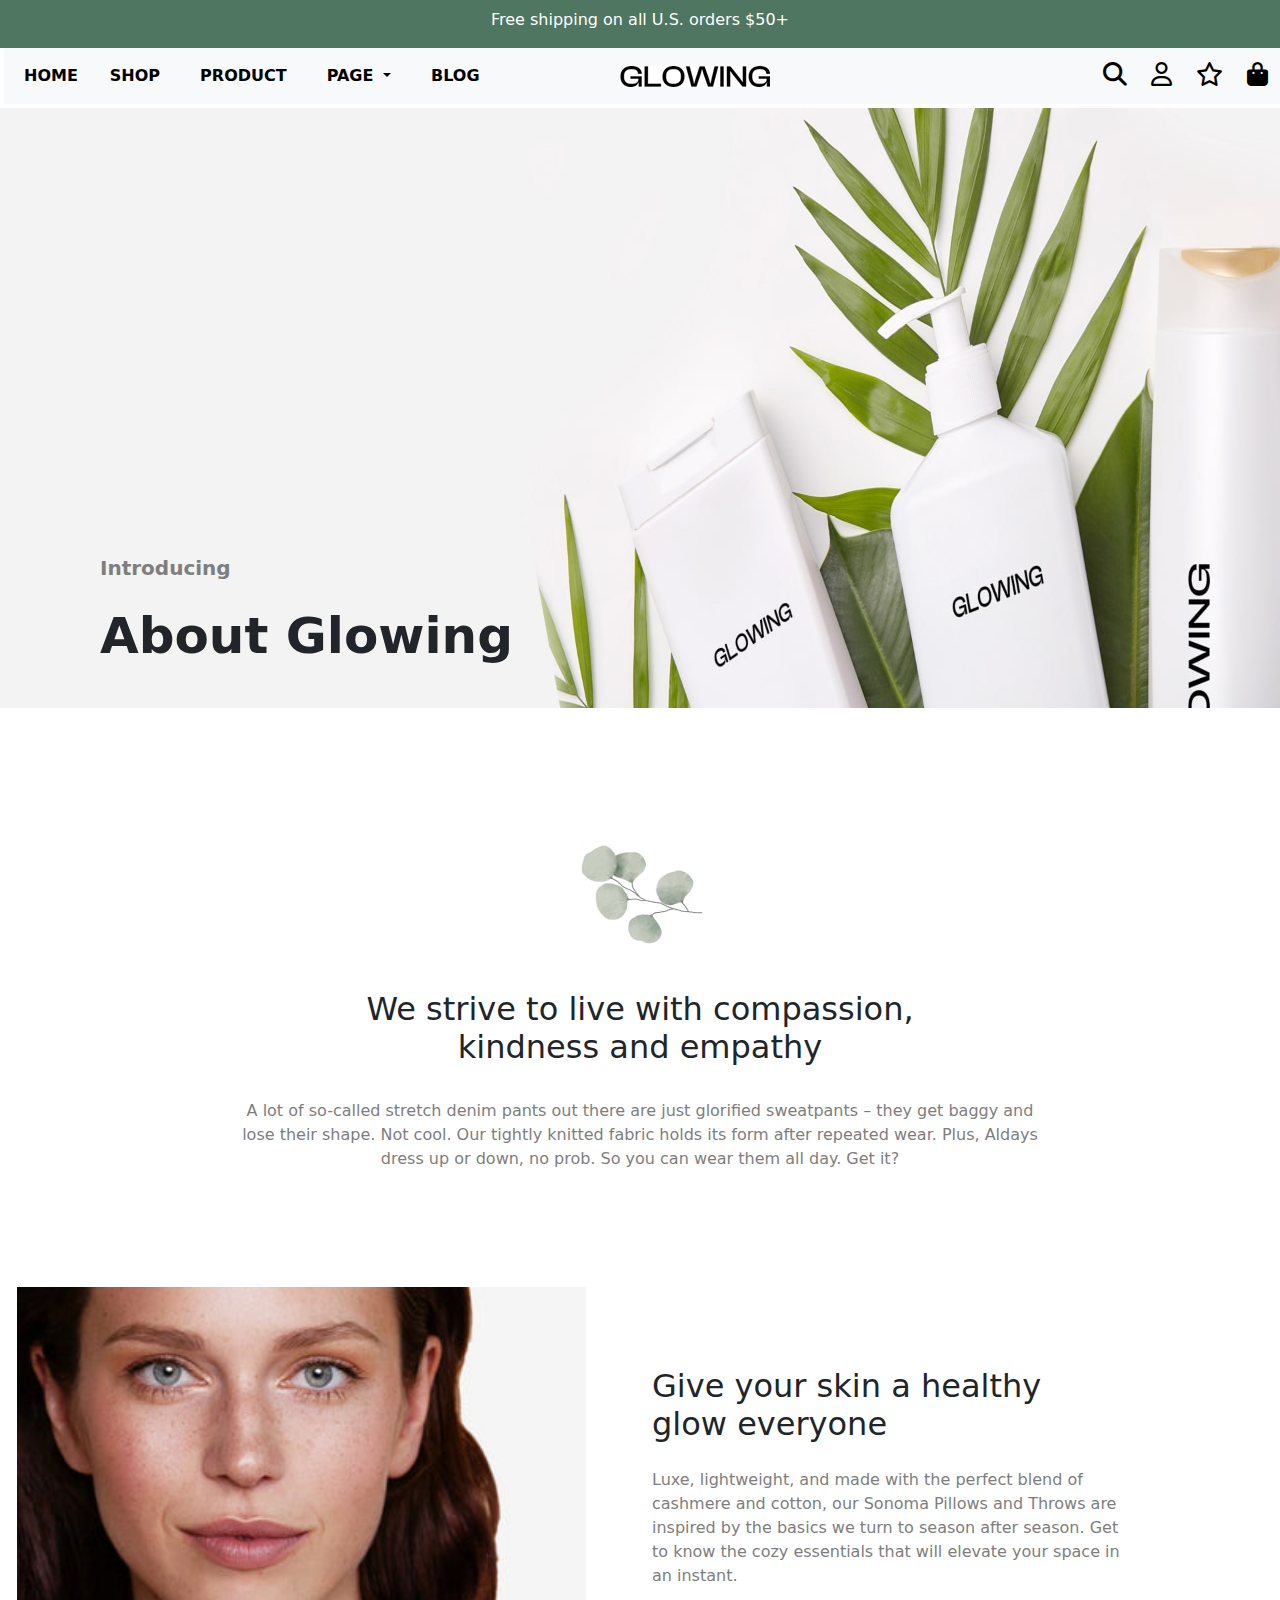
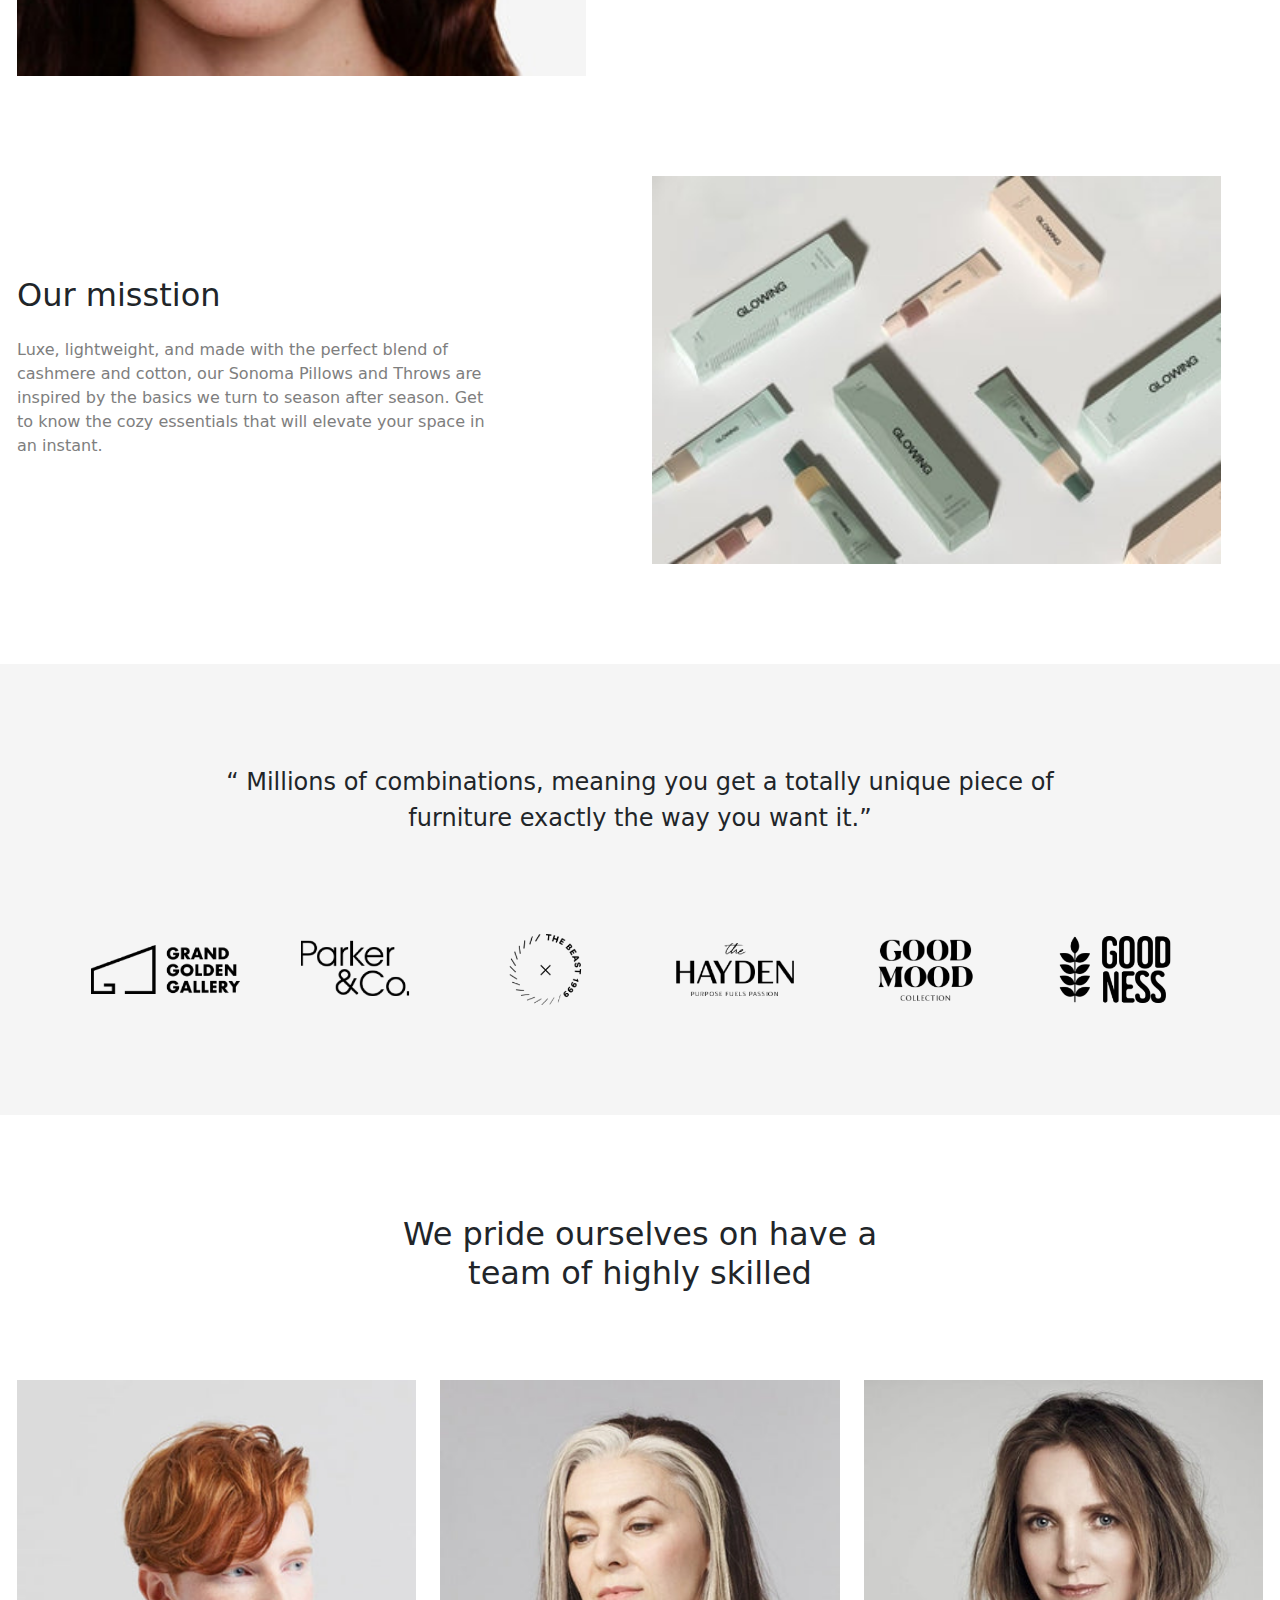
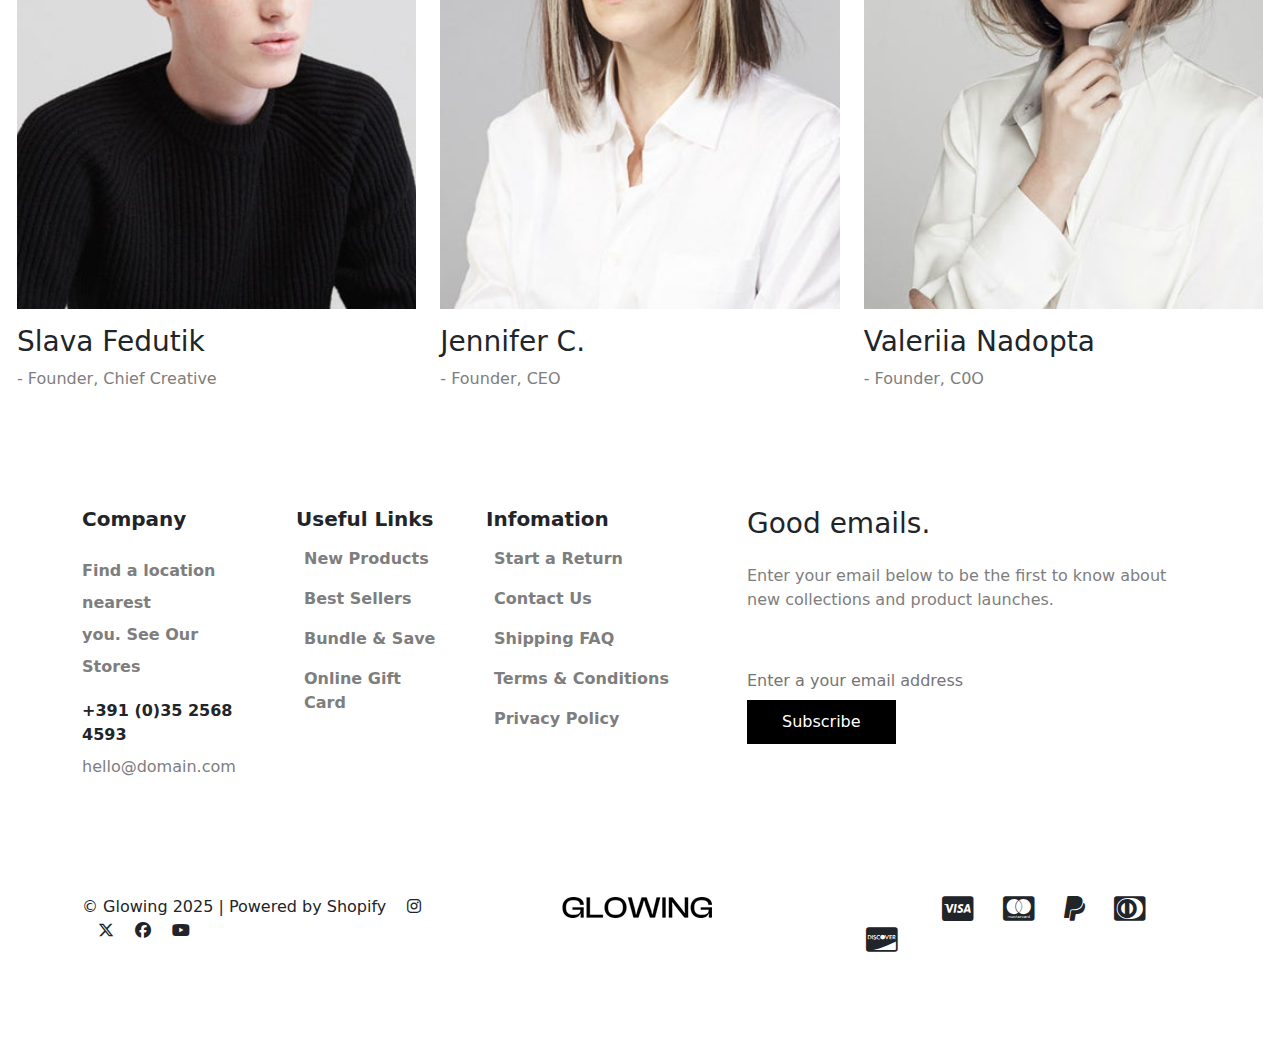
<file: about.html>
<!DOCTYPE html>
<html lang="en">

<head>
    <meta charset="UTF-8">
    <meta name="viewport" content="width=device-width, initial-scale=1.0">
    <title>about us</title>
    <link rel="stylesheet" href="css/bootstrap.min.css">
    <link rel="stylesheet" href="css/all.min.css">
    <link rel="stylesheet" href="css/about.css">
</head>

<body>
    <!-- ----------------------------------header start----------------------------------- -->
    <div class="green">
        <div class="container">
            <div class="row">
                <div class="col text-center main-banner">
                    <p class="text-white mt-2"> Free shipping on all U.S. orders $50+ </p>
                </div>
            </div>
        </div>
    </div>

        <header class="ps-1 pb-1 ">
        <nav class="navbar navbar-expand-lg bg-body-tertiary ">
            <div class="container-fluid">
                <div class="d-flex w-100 align-items-center">
                    <div class="col w-40">
                        <button class="navbar-toggler" type="button" data-bs-toggle="collapse"
                            data-bs-target="#navbarText" aria-controls="navbarText" aria-expanded="false"
                            aria-label="Toggle navigation">
                            <span class="navbar-toggler-icon"></span>
                        </button>
                        <div class="collapse navbar-collapse" id="navbarText">
                            <ul class="navbar-nav me-auto mb-2 mb-lg-0 p">
                                <li class="nav-item ">
                                    <a class="nav-link text-black fw-semibold" href="index.html">HOME </a>
                                </li>
                                <li class="nav-item ms-3">
                                    <a class="nav-link text-black fw-semibold" href="product.html">SHOP</a>
                                </li>
                                <li class="nav-item ms-4">
                                    <a class="nav-link text-black fw-semibold" href="single.html">PRODUCT </a>
                                </li>

                                <li class="nav-item dropdown">
                                    <a class="nav-link dropdown-toggle text-black fw-semibold ms-4" href="#" role="button" data-bs-toggle="dropdown"
                                        aria-expanded="false">
                                         PAGE
                                    </a>
                                    <ul class="dropdown-menu">
                                        <li><a class="dropdown-item" href="about.html">About us</a></li>
                                        <li><a class="dropdown-item" href="contact.html">Contact us</a></li>
                                        <li><a class="dropdown-item" href="find.html">Find a store</a></li>
                                        <li><a class="dropdown-item " href="product.html">page 404</a></li>
                                    </ul>
                                </li>
                                <li class="nav-item ms-4">
                                    <a class="nav-link text-black fw-semibold" href="blog.html">BLOG </a>
                                </li>
                            </ul>
                        </div>
                    </div>
                    <div class="col text-center">
                        <li class="nav-item ms-4">
                            <a class="nav-link text-black fw-semibold" href="#"><img src="image/logo-dark.png"
                                    alt=""></a>
                        </li>
                    </div>
                    <div class="col w-40 ">
                        <ul class="d-flex justify-content-end p ">
                            <li class="nav-item ms-4">
                                <a href=""><i class="fa-solid fa-magnifying-glass fs-4 text-black"></i> </a>
                            </li>
                            <li class="nav-item ms-4">
                                <a href="account.html"><i class="fa-regular fa-user fs-4 text-black"></i></a>
                            </li>
                            <li class="nav-item ms-4">
                                <a href="wishlist.html"><i class="fa-regular fa-star fs-4 text-black"></i></a>
                            </li>
                            <li class="nav-item ms-4">
                                <a href=""> <i class="fa-solid fa-bag-shopping fs-4 text-black"></i></a>
                            </li>
                        </ul>
                    </div>
                </div>
            </div>
        </nav>

    </header>

    <!-- ---------------------------------------headre over------------------------------------ -->

    <!-- ---------------------------------main start---------------------------- -->

    <div class="col-sm-12">
        <img src="image/bg-about-01.jpg" class="img-fluid about-bg  position-relative" alt="...">

        <div class="about-write">
            <p class="fw-semibold gray-color fs-5">Introducing</p>
            <p class="fw-semibold font-size">About Glowing</p>
        </div>
    </div>


    <div class="container">
        <div class="row mt-100 text-center">
            <div class="col-sm-12">
                <img src="image/image-sub-heading-01.jpg" class="img-fluid " alt="...">
            </div>
        </div>
        <div class="row mt-4">
            <div class="col-sm-12 text-center lh-base">
                <h2>We strive to live with compassion, <br> kindness and empathy</h3>
            </div>
        </div>
        <div class="row mt-4">
            <div class="col-sm-12">
                <p class="gray-color text-center lh-base">A lot of so-called stretch denim pants out there are just
                    glorified sweatpants – they get baggy and <br>lose their shape. Not cool. Our tightly knitted fabric
                    holds its form after repeated wear. Plus, Aldays <br>dress up or down, no prob. So you can wear them
                    all day. Get it?</p>
            </div>
        </div>
    </div>


    <div class="max-seletion">
        <div class="container">
            <div class="row mt-100">
                <div class="col-md-6 col-sm-12">
                    <div class="outer">
                        <div class="inner">
                            <img src="image/banner-31.jpg" width="569px" class="img-fluid " alt="...">
                        </div>
                    </div>
                </div>
                <div class="col-md-6 col-sm-12">
                    <h2 class="mb-4 mt-80">Give your skin a healthy <br>glow everyone</h2>
                    <p class="gray-color lh-base">Luxe, lightweight, and made with the perfect blend of <br>cashmere and
                        cotton,
                        our Sonoma Pillows and Throws are <br>inspired by the basics we turn to season after season. Get
                        <br>to know the cozy essentials that will elevate your space in <br> an instant.
                    </p>
                </div>
            </div>
            <div class="row mt-100 ">
                <div class="col">
                    <h2 class="mb-4 mt-100">Our misstion</h2>
                    <p class="gray-color lh-base">Luxe, lightweight, and made with the perfect blend of <br>cashmere and
                        cotton, our Sonoma Pillows and Throws are <br> inspired by the basics we turn to season after
                        season. Get <br>to know the cozy essentials that will elevate your space in <br>an instant.</p>
                </div>
                <div class="col-md-6 col-sm-12">
                    <div class="outer">
                        <div class="inner">
                            <img src="image/banner-32.jpg" width="569px" class="img-fluid " alt="...">
                        </div>
                    </div>
                </div>
            </div>
        </div>
    </div>

    <div class="middle-bg  mt-100">
        <div class="container ">
            <div class="row text-center ">
                <div class="col mt-100">
                    <h4 class="lh-base">
                        “ Millions of combinations, meaning you get a totally unique piece of <br> furniture exactly the
                        way
                        you
                        want it.”
                    </h4>
                </div>
            </div>


            <div class="row mt-80">
                <div class="col-sm-12 col-md-6 col-lg-2">
                    <img src="image/client-logo-01.png" class="img-fluid " alt="...">
                </div>
                <div class="col-sm-12 col-md-6 col-lg-2">
                    <img src="image/client-logo-02.png" class="img-fluid " alt="...">
                </div>
                <div class="col-sm-12 col-md-6 col-lg-2">
                    <img src="image/client-logo-03.png" class="img-fluid " alt="...">
                </div>
                <div class="col-sm-12 col-md-6 col-lg-2">
                    <img src="image/client-logo-04.png" class="img-fluid " alt="...">
                </div>
                <div class="col-sm-12 col-md-6 col-lg-2">
                    <img src="image/client-logo-05.png" class="img-fluid " alt="...">
                </div>
                <div class="col-sm-12 col-md-6 col-lg-2 mb-100">
                    <img src="image/client-logo-06.png" class="img-fluid " alt="...">
                </div>
            </div>
        </div>
    </div>

    <div class="max-seletion">
        <div class="container">
            <div class="row mt-100">
                <div class="col text-center">
                    <h2>We pride ourselves on have a <br> team of highly skilled</h2>
                </div>
            </div>
            <div class="row  mt-80">
                <div class="col-sm-12 col-md-6 col-lg-4">
                    <img src="image/our-team-01.jpg" class="img-fluid mb-3" width="400px" alt="...">
                    <h3>
                        Slava Fedutik
                    </h3>
                    <p class="gray-color"> - Founder, Chief Creative</p>
                </div>
                <div class="col-sm-12 col-md-6 col-lg-4">
                    <img src="image/our-team-02.jpg" width="400px" class="img-fluid mb-3" alt="...">
                    <h3>
                        Jennifer C.
                    </h3>
                    <p class="gray-color"> - Founder, CEO</p>
                </div>
                <div class="col-sm-12 col-md-6 col-lg-4">
                    <img src="image/our-team-03.jpg" width="400px" class="img-fluid mb-3" alt="...">
                    <h3>
                        Valeriia Nadopta
                    </h3>
                    <p class="gray-color"> - Founder, C0O</p>
                </div>
            </div>
        </div>
    </div>


    <!-- ----------------------------main over------------------------- -->

    <!-- -----------------------footer start---------------------------- -->

    <div class="container">
        <div class="row mt-100">
            <div class="col-lg-2 col-sm-12 col-md-6">
                <h5 class="fw-bolder ">Company</h5>
                <p class="mt-4 fw-semibold lh-lg gray-color">Find a location nearest <br>you. See Our Stores</p>
                <p class="fw-bolder mt-2 mb-2">+391 (0)35 2568 4593</p>
                <p class="gray-color">hello@domain.com</p>
            </div>
            <div class="col-lg-2 col-sm-12 col-md-6">
                <h5 class="ms-4 fw-bolder">Useful Links</h5>
                <ul>
                    <li class="mt-3"><a href="new.html" class="fw-semibold gray-color">New Products </a></li>
                    <li class="mt-3"><a href="best.html" class="fw-semibold gray-color">Best Sellers</a></li>
                    <li class="mt-3"><a href="best.html" class="fw-semibold gray-color">Bundle & Save </a></li>
                    <li class="mt-3"><a href="best.html" class="gray-color fw-semibold gray-color">Online Gift Card</a></li>

                </ul>
            </div>
            <div class="col-lg-3 col-sm-12 col-md-6">
                <h5 class="ms-4 fw-bolder">Infomation</h5>
                <ul>
                    <li class="mt-3"><a href="index.html" class="gray-color fw-semibold">Start a Return </a></li>
                    <li class="mt-3"><a href="contact.html" class=" gray-color fw-semibold">Contact Us </a></li>
                    <li class="mt-3"><a href="index.html" class="gray-color fw-semibold">Shipping FAQ</a></li>
                    <li class="mt-3"><a href="index.html" class="gray-color fw-semibold">Terms & Conditions</a></li>
                    <li class="mt-3"><a href="index.html" class="gray-color fw-semibold">Privacy Policy</a></li>
                </ul>
            </div>
            <div class="col-lg-5 col-sm-12 col-md-6">
                <h3 class="" >Good emails.</h3>
                <p class="mt-4 gray-color">Enter your email below to be the first to know about new collections and product
                    launches.</p>
                <div class="ftr">
                    <form action="" class="mt-5 ">
                        <input type="email" name="" id="" placeholder="Enter a your email address" class=""><button
                            class="ftr-btn">Subscribe</button>
                    </form>
                </div>
            </div>
        </div>

        <div class="row mt-100 mb-80">
            <div class="col-lg-4  ">
                <p>© Glowing 2025 | Powered by Shopify
                    <i class="fa-brands fa-instagram ms-3 "></i>
                    <i class="fa-brands fa-x-twitter ms-3"></i>
                    <i class="fa-brands fa-facebook ms-3"></i>
                    <i class="fa-brands fa-youtube ms-3"></i>
                </p>
            </div>
            <div class="col-lg-4  ">
                <img src="image/logo-dark.png" class="img-fluid logo-dark ms-100" alt="...">
            </div>
            <div class="col-lg-4  ">
                <i class="fa-brands fa-cc-visa fs-3 ms-100"></i>
                <i class="fa-brands fa-cc-mastercard ms-4 fs-3"></i>
                <i class="fa-brands fa-paypal ms-4 fs-3"></i>
                <i class="fa-brands fa-cc-diners-club ms-4 fs-3"></i>
                <i class="fa-brands fa-cc-discover ms-4 fs-3"></i>
            </div>
        </div>
    </div>

    <!-- ---------------------------------------footer over----------------------------- -->

</body>

<script src="js/bootstrap.bundle.min.js"></script>
<script src="js/jquery.js"></script>

</html>
</file>
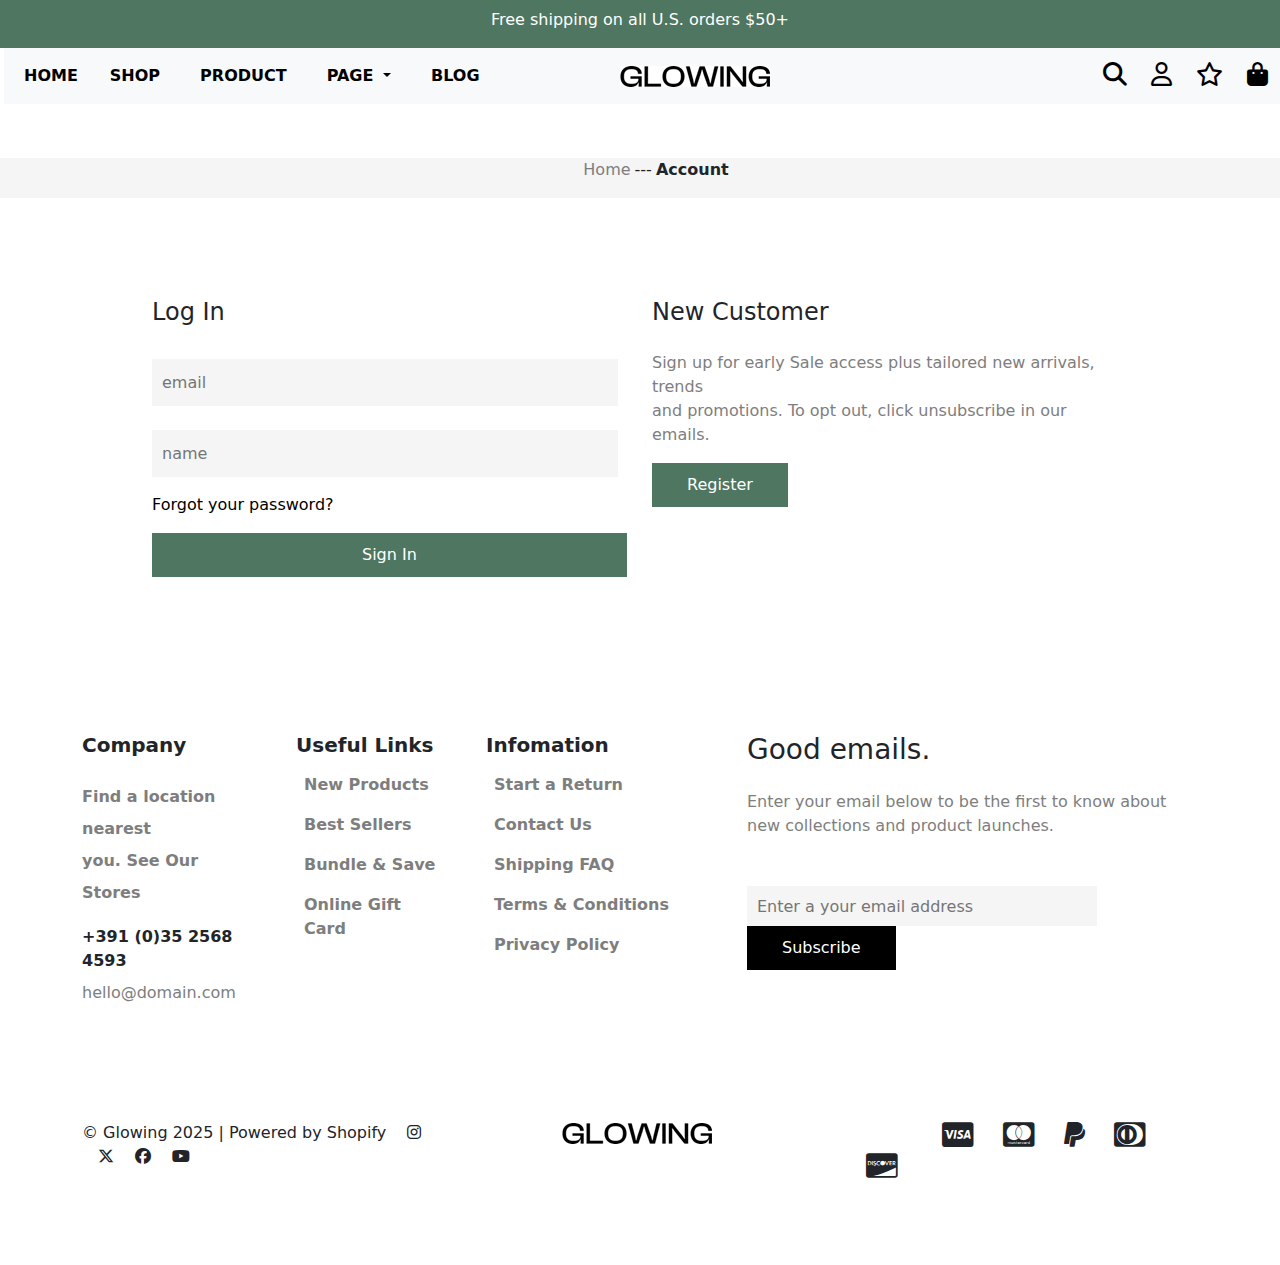
<file: account.html>
<!DOCTYPE html>
<html lang="en">

<head>
    <meta charset="UTF-8">
    <meta name="viewport" content="width=device-width, initial-scale=1.0">
    <title>account</title>
    <link rel="stylesheet" href="css/bootstrap.min.css">
    <link rel="stylesheet" href="css/all.min.css">
    <link rel="stylesheet" href="css/account.css">
</head>

<body>
    <!-- ----------------------------------header start----------------------------------- -->
    <div class="green">
        <div class="container">
            <div class="row">
                <div class="col text-center main-banner">
                    <p class="text-white mt-2"> Free shipping on all U.S. orders $50+ </p>
                </div>
            </div>
        </div>
    </div>

        <header class="ps-1 pb-1 ">
        <nav class="navbar navbar-expand-lg bg-body-tertiary ">
            <div class="container-fluid">
                <div class="d-flex w-100 align-items-center">
                    <div class="col w-40">
                        <button class="navbar-toggler" type="button" data-bs-toggle="collapse"
                            data-bs-target="#navbarText" aria-controls="navbarText" aria-expanded="false"
                            aria-label="Toggle navigation">
                            <span class="navbar-toggler-icon"></span>
                        </button>
                        <div class="collapse navbar-collapse" id="navbarText">
                            <ul class="navbar-nav me-auto mb-2 mb-lg-0 p">
                                <li class="nav-item ">
                                    <a class="nav-link text-black fw-semibold" href="index.html">HOME </a>
                                </li>
                                <li class="nav-item ms-3">
                                    <a class="nav-link text-black fw-semibold" href="product.html">SHOP</a>
                                </li>
                                <li class="nav-item ms-4">
                                    <a class="nav-link text-black fw-semibold" href="single.html">PRODUCT </a>
                                </li>

                                <li class="nav-item dropdown">
                                    <a class="nav-link dropdown-toggle text-black fw-semibold ms-4" href="#" role="button" data-bs-toggle="dropdown"
                                        aria-expanded="false">
                                         PAGE
                                    </a>
                                    <ul class="dropdown-menu">
                                        <li><a class="dropdown-item" href="about.html">About us</a></li>
                                        <li><a class="dropdown-item" href="contact.html">Contact us</a></li>
                                        <li><a class="dropdown-item" href="find.html">Find a store</a></li>
                                        <li><a class="dropdown-item " href="product.html">page 404</a></li>
                                    </ul>
                                </li>
                                <li class="nav-item ms-4">
                                    <a class="nav-link text-black fw-semibold" href="blog.html">BLOG </a>
                                </li>
                            </ul>
                        </div>
                    </div>
                    <div class="col text-center">
                        <li class="nav-item ms-4">
                            <a class="nav-link text-black fw-semibold" href="#"><img src="image/logo-dark.png"
                                    alt=""></a>
                        </li>
                    </div>
                    <div class="col w-40 ">
                        <ul class="d-flex justify-content-end p ">
                            <li class="nav-item ms-4">
                                <a href=""><i class="fa-solid fa-magnifying-glass fs-4 text-black"></i> </a>
                            </li>
                            <li class="nav-item ms-4">
                                <a href="account.html"><i class="fa-regular fa-user fs-4 text-black"></i></a>
                            </li>
                            <li class="nav-item ms-4">
                                <a href="wishlist.html"><i class="fa-regular fa-star fs-4 text-black"></i></a>
                            </li>
                            <li class="nav-item ms-4">
                                <a href=""> <i class="fa-solid fa-bag-shopping fs-4 text-black"></i></a>
                            </li>
                        </ul>
                    </div>
                </div>
            </div>
        </nav>

    </header>

    <!-- ---------------------------------------headre over------------------------------------ -->

    <!-- ---------------------------------main start---------------------------- -->

    <div class="middle-bg mt-5">
        <div class="container">
            <div class="row mt-50">
                <div class="col-sm-12">
                    <ul class="d-flex justify-content-center">
                        <li> <a href="index.html" class="gray-color ">Home</a></li>
                        <span class="ms-1">---</span>
                        <li class="ms-1 fw-semibold">Account</li>
                    </ul>
                </div>
            </div>
        </div>
    </div>



    <div class="max-seletion">
        <div class="container">
            
                <div class="row mt-100">
                    <div class="col-sm-12 col-md-12 col-lg-6">
                        <h4>Log In</h4>
                        <input type="email" name="" class="mt-4" id="" placeholder="email">
                        <br>
                        <input type="text" class="mt-4" name="" id="" placeholder="name">
                        <p class="mt-3"><a href="" class="text-black">Forgot your password?</a></p>
                        <a href=""><button class="log-btn">Sign In</button></a>
                    </div>
                   
                    <div class="col-sm-12 col-md-12 col-lg-6">
                        <h4>New Customer</h4>
                        <p class="gray-color mt-4 lh-base">Sign up for early Sale access plus tailored new arrivals,
                            trends <br>and promotions. To opt out, click unsubscribe in our emails.</p>
                        <a href="register.html"><button class="acc-btn">Register</button></a>
                        
                    </div>
                </div>
           
        </div>
    </div>


    <!-- --------------------------main over------------------------- -->
 <!-- -----------------------footer start---------------------------- -->

    <div class="container mt-150">
        <div class="row mt-100">
            <div class="col-lg-2 col-sm-12 col-md-6">
                <h5 class="fw-bolder ">Company</h5>
                <p class="mt-4 fw-semibold lh-lg gray-color">Find a location nearest <br>you. See Our Stores</p>
                <p class="fw-bolder mt-2 mb-2">+391 (0)35 2568 4593</p>
                <p class="gray-color">hello@domain.com</p>
            </div>
            <div class="col-lg-2 col-sm-12 col-md-6">
                <h5 class="ms-4 fw-bolder">Useful Links</h5>
                <ul>
                    <li class="mt-3"><a href="new.html" class="fw-semibold gray-color">New Products </a></li>
                    <li class="mt-3"><a href="best.html" class="fw-semibold gray-color">Best Sellers</a></li>
                    <li class="mt-3"><a href="best.html" class="fw-semibold gray-color">Bundle & Save </a></li>
                    <li class="mt-3"><a href="best.html" class="gray-color fw-semibold gray-color">Online Gift Card</a></li>

                </ul>
            </div>
            <div class="col-lg-3 col-sm-12 col-md-6">
                <h5 class="ms-4 fw-bolder">Infomation</h5>
                <ul>
                    <li class="mt-3"><a href="index.html" class="gray-color fw-semibold">Start a Return </a></li>
                    <li class="mt-3"><a href="contact.html" class=" gray-color fw-semibold">Contact Us </a></li>
                    <li class="mt-3"><a href="index.html" class="gray-color fw-semibold">Shipping FAQ</a></li>
                    <li class="mt-3"><a href="index.html" class="gray-color fw-semibold">Terms & Conditions</a></li>
                    <li class="mt-3"><a href="index.html" class="gray-color fw-semibold">Privacy Policy</a></li>
                </ul>
            </div>
            <div class="col-lg-5 col-sm-12 col-md-6">
                <h3 class="" >Good emails.</h3>
                <p class="mt-4 gray-color">Enter your email below to be the first to know about new collections and product
                    launches.</p>
                <div class="ftr">
                    <form action="" class="mt-5 ">
                        <input type="email" name="" id="" placeholder="Enter a your email address" class=""><button
                            class="ftr-btn">Subscribe</button>
                    </form>
                </div>
            </div>
        </div>

        <div class="row mt-100 mb-80">
            <div class="col-lg-4  ">
                <p>© Glowing 2025 | Powered by Shopify
                    <i class="fa-brands fa-instagram ms-3 "></i>
                    <i class="fa-brands fa-x-twitter ms-3"></i>
                    <i class="fa-brands fa-facebook ms-3"></i>
                    <i class="fa-brands fa-youtube ms-3"></i>
                </p>
            </div>
            <div class="col-lg-4  ">
                <img src="image/logo-dark.png" class="img-fluid logo-dark ms-100" alt="...">
            </div>
            <div class="col-lg-4  ">
                <i class="fa-brands fa-cc-visa fs-3 ms-100"></i>
                <i class="fa-brands fa-cc-mastercard ms-4 fs-3"></i>
                <i class="fa-brands fa-paypal ms-4 fs-3"></i>
                <i class="fa-brands fa-cc-diners-club ms-4 fs-3"></i>
                <i class="fa-brands fa-cc-discover ms-4 fs-3"></i>
            </div>
        </div>
    </div>

    <!-- ---------------------------------------footer over----------------------------- -->

</body>
<script src="js/bootstrap.bundle.min.js"></script>
<script src="js/jquery.js"></script>

</html>
</file>
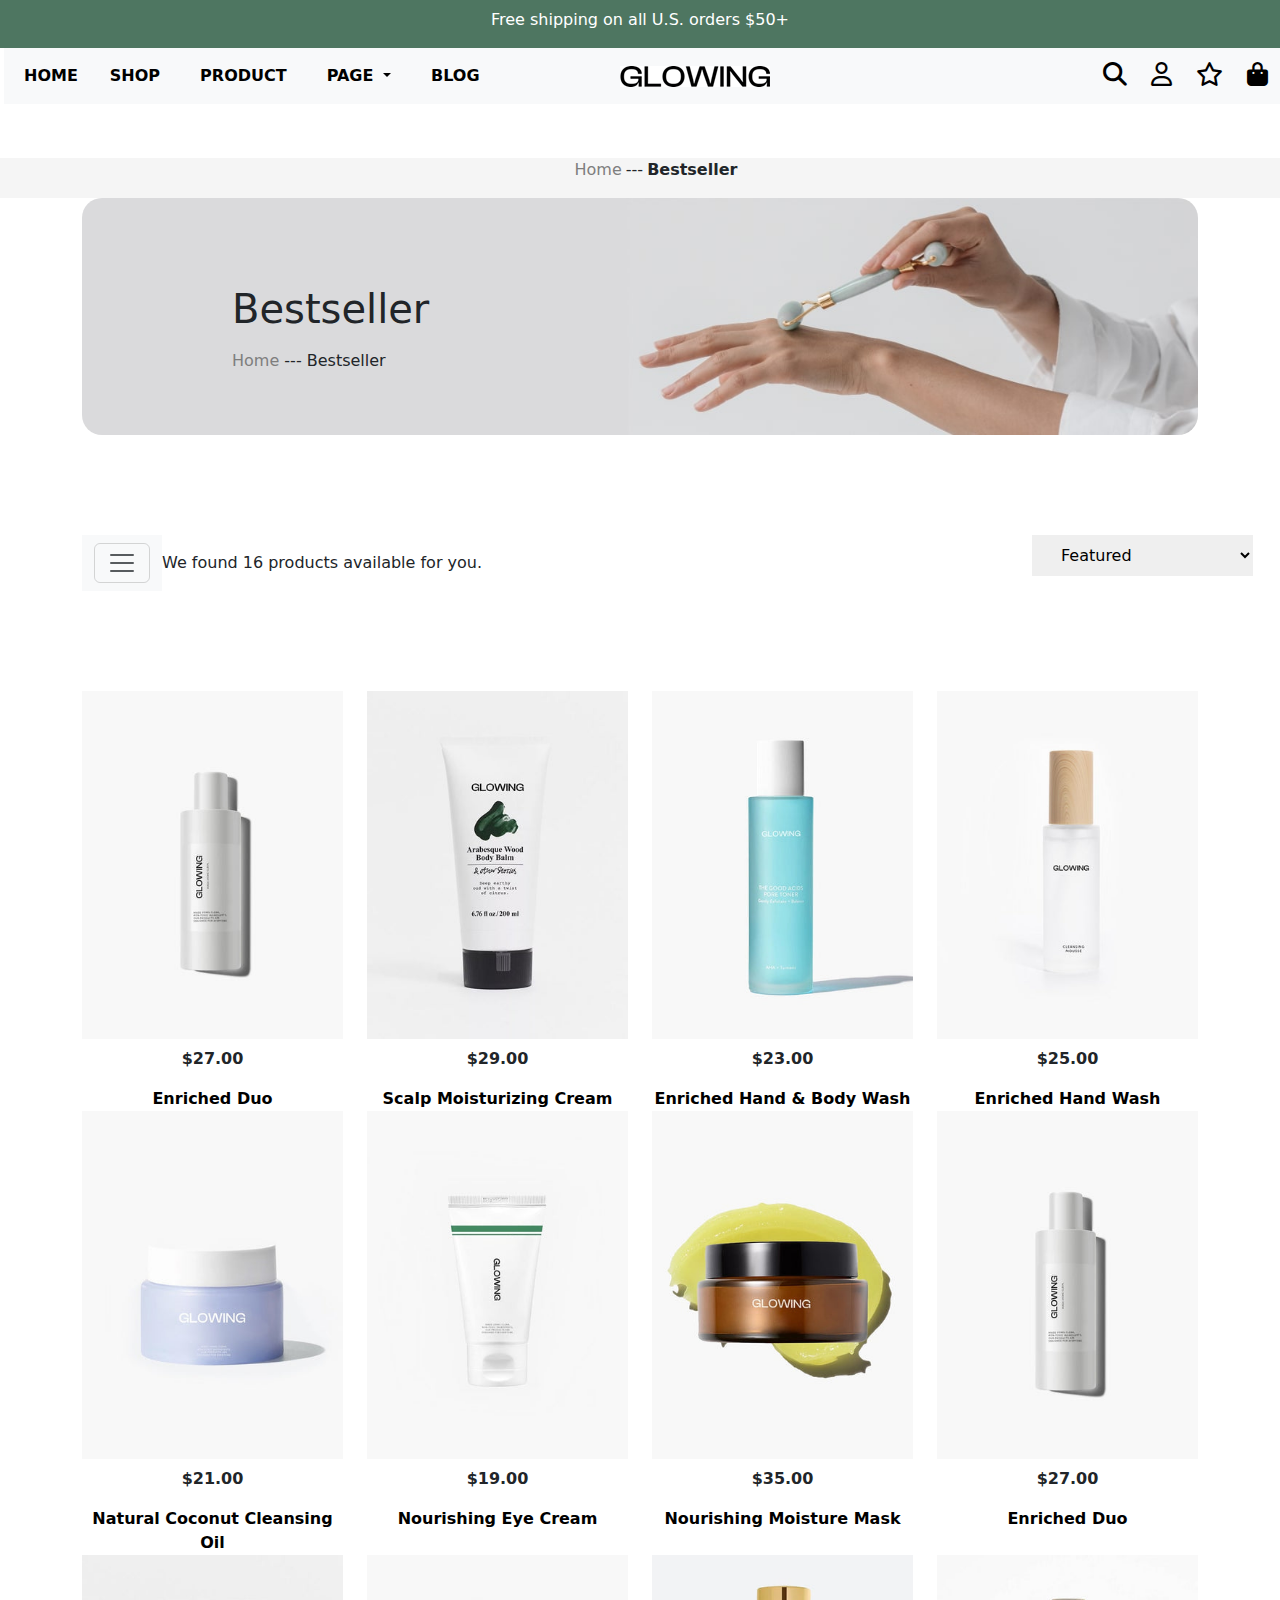
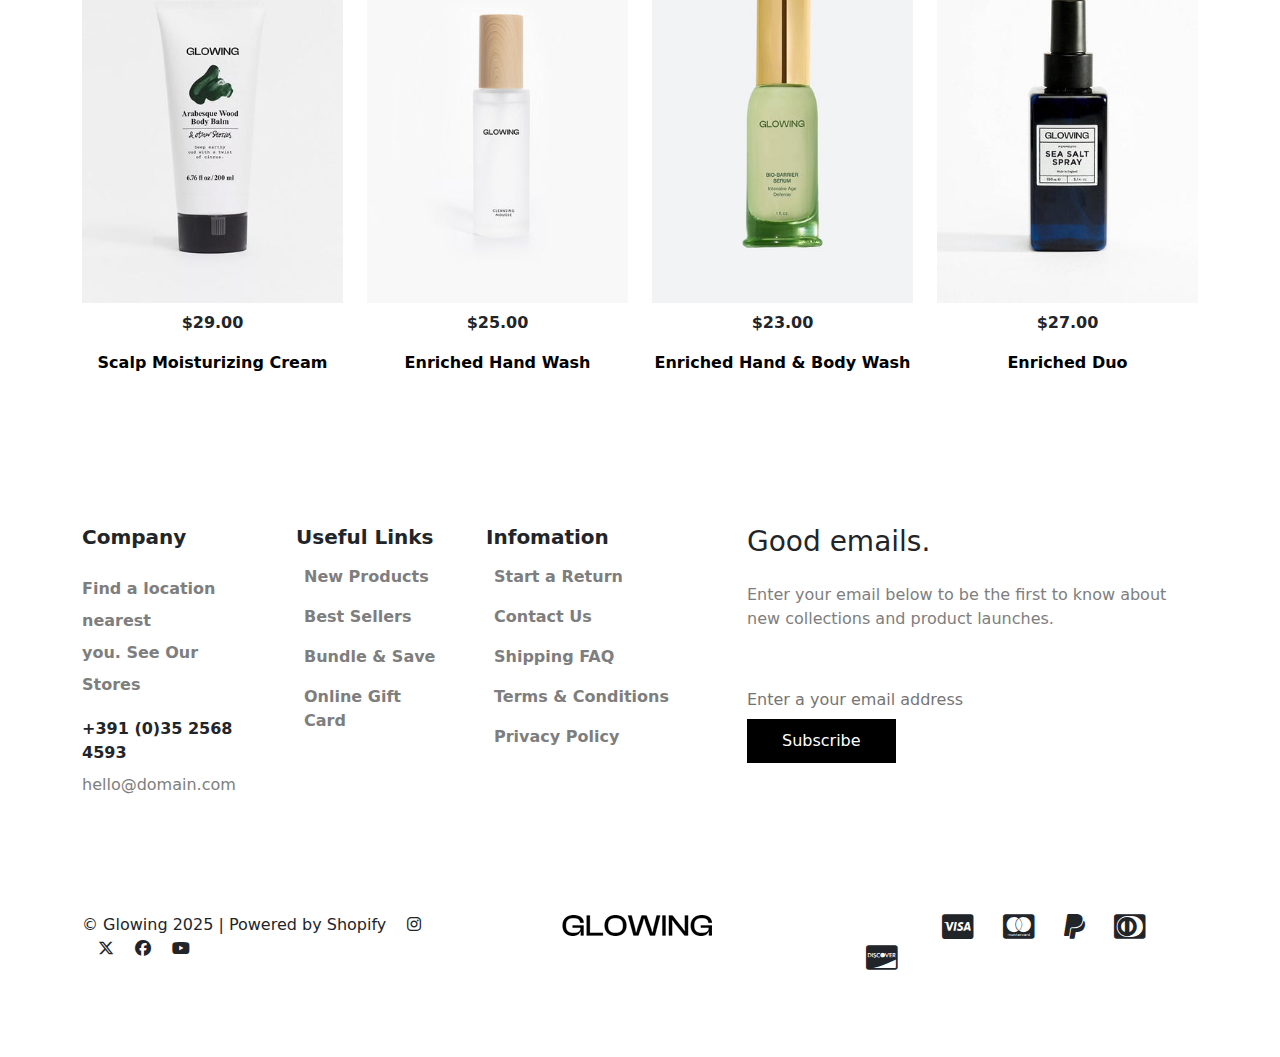
<file: best.html>
<!DOCTYPE html>
<html lang="en">

<head>
    <meta charset="UTF-8">
    <meta name="viewport" content="width=device-width, initial-scale=1.0">
    <title>Document</title>
    <link rel="stylesheet" href="css/bootstrap.min.css">
    <link rel="stylesheet" href="css/all.min.css">
    <link rel="stylesheet" href="css/product.css">
</head>

<body>

    <!-- ----------------------------------header start----------------------------------- -->
    <div class="green">
        <div class="container">
            <div class="row">
                <div class="col text-center main-banner">
                    <p class="text-white mt-2"> Free shipping on all U.S. orders $50+ </p>
                </div>
            </div>
        </div>
    </div>

        <header class="ps-1 pb-1 ">
        <nav class="navbar navbar-expand-lg bg-body-tertiary ">
            <div class="container-fluid">
                <div class="d-flex w-100 align-items-center">
                    <div class="col w-40">
                        <button class="navbar-toggler" type="button" data-bs-toggle="collapse"
                            data-bs-target="#navbarText" aria-controls="navbarText" aria-expanded="false"
                            aria-label="Toggle navigation">
                            <span class="navbar-toggler-icon"></span>
                        </button>
                        <div class="collapse navbar-collapse" id="navbarText">
                            <ul class="navbar-nav me-auto mb-2 mb-lg-0 p">
                                <li class="nav-item ">
                                    <a class="nav-link text-black fw-semibold" href="index.html">HOME </a>
                                </li>
                                <li class="nav-item ms-3">
                                    <a class="nav-link text-black fw-semibold" href="product.html">SHOP</a>
                                </li>
                                <li class="nav-item ms-4">
                                    <a class="nav-link text-black fw-semibold" href="single.html">PRODUCT </a>
                                </li>

                                <li class="nav-item dropdown">
                                    <a class="nav-link dropdown-toggle text-black fw-semibold ms-4" href="#" role="button" data-bs-toggle="dropdown"
                                        aria-expanded="false">
                                         PAGE
                                    </a>
                                    <ul class="dropdown-menu">
                                        <li><a class="dropdown-item" href="about.html">About us</a></li>
                                        <li><a class="dropdown-item" href="contact.html">Contact us</a></li>
                                        <li><a class="dropdown-item" href="find.html">Find a store</a></li>
                                        <li><a class="dropdown-item " href="product.html">page 404</a></li>
                                    </ul>
                                </li>
                                <li class="nav-item ms-4">
                                    <a class="nav-link text-black fw-semibold" href="blog.html">BLOG </a>
                                </li>
                            </ul>
                        </div>
                    </div>
                    <div class="col text-center">
                        <li class="nav-item ms-4">
                            <a class="nav-link text-black fw-semibold" href="#"><img src="image/logo-dark.png"
                                    alt=""></a>
                        </li>
                    </div>
                    <div class="col w-40 ">
                        <ul class="d-flex justify-content-end p ">
                            <li class="nav-item ms-4">
                                <a href=""><i class="fa-solid fa-magnifying-glass fs-4 text-black"></i> </a>
                            </li>
                            <li class="nav-item ms-4">
                                <a href="account.html"><i class="fa-regular fa-user fs-4 text-black"></i></a>
                            </li>
                            <li class="nav-item ms-4">
                                <a href="wishlist.html"><i class="fa-regular fa-star fs-4 text-black"></i></a>
                            </li>
                            <li class="nav-item ms-4">
                                <a href=""> <i class="fa-solid fa-bag-shopping fs-4 text-black"></i></a>
                            </li>
                        </ul>
                    </div>
                </div>
            </div>
        </nav>

    </header>

    <!-- ---------------------------------------headre over------------------------------------ -->

    <!-- ---------------------------------main start---------------------------- -->

    <div class="middle-bg mt-5">
        <div class="container">
            <div class="row mt-50">
                <div class="col-sm-12">
                    <ul class="d-flex justify-content-center">
                        <li> <a href="index.html" class="gray-color ">Home</a></li>
                        <span class="ms-1">---</span>
                        <li class="ms-1 fw-semibold">Bestseller</li>
                    </ul>
                </div>
            </div>
        </div>
    </div>

    <div class="container">
        <div class="row">
            <div class="col">
                <img src="image/v2-bg-page-title.jpg" class="img-fluid bor-re position-relative" alt="...">
                <div class="position-absolute post">
                <h1>Bestseller</h1>
                <p class="mt-3"><a href="index.html" class="gray-color ">Home</a> --- Bestseller</p>
                </div>
            </div>
        </div>
    </div>

    <div class="container">
        <div class="row mt-100">
            <div class="col-md-10 col-sm-12 d-flex">
                <nav class="navbar bg-body-tertiary">
                    <div class="container-fluid">

                        <button class="navbar-toggler" type="button" data-bs-toggle="offcanvas"
                            data-bs-target="#offcanvasNavbar" aria-controls="offcanvasNavbar"
                            aria-label="Toggle navigation">
                            <span class="navbar-toggler-icon"></span>
                        </button>
                        <div class="offcanvas offcanvas-end" tabindex="-1" id="offcanvasNavbar"
                            aria-labelledby="offcanvasNavbarLabel">
                            <div class="offcanvas-header">
                                <h1 class="offcanvas-title" id="offcanvasNavbarLabel">Filter</h1>
                                <button type="button" class="btn-close" data-bs-dismiss="offcanvas"
                                    aria-label="Close"></button>
                            </div>
                            <div class="offcanvas-body">
                                <ul class="navbar-nav justify-content-end flex-grow-1 pe-3">
                                    <li class="nav-item">
                                        <a class="nav-link active" aria-current="page" href="#">
                                            <h4>price</h4>
                                        </a>
                                        <input type="range" name="" id="">
                                        <p>Price from 0$ to 110$</p>
                                    </li>
                                    <li class="nav-item">
                                        <a class="nav-link" href="#">
                                            <h4>color</h4>
                                        </a>
                                    </li>
                                    <li class="nav-item gray-color mt-4">
                                        <input type="checkbox" name="" id=""> Black(8)
                                    </li>
                                    <li class="nav-item gray-color mt-2">
                                        <input type="checkbox" name="" id=""> Blue(7)
                                    </li>
                                    <li class="nav-item gray-color mt-2">
                                        <input type="checkbox" name="" id=""> Brown (1)
                                    </li>
                                    <li class="nav-item gray-color  mt-2">
                                        <input type="checkbox" name="" id=""> Gold(1)
                                    </li>
                                    <li class="nav-item gray-color mt-2">
                                        <input type="checkbox" name="" id=""> Gray(1)
                                    </li>
                                    <li class="nav-item gray-color mt-2">
                                        <input type="checkbox" name="" id=""> Green(4)
                                    </li>
                                    <li class="nav-item gray-color mt-2">
                                        <input type="checkbox" name="" id="">Magenta(1)
                                    </li>
                                    <li class="nav-item gray-color mt-2">
                                        <input type="checkbox" name="" id="">Navy(2)
                                    </li>
                                    <li class="nav-item gray-color mt-2">
                                        <input type="checkbox" name="" id="">Pink(4)
                                    </li>
                                    <li class="nav-item gray-color mt-2">
                                        <input type="checkbox" name="" id="">Piolet(1)
                                    </li>
                                    <li class="nav-item gray-color mt-2">
                                        <input type="checkbox" name="" id="">Purple(2)
                                    </li>
                                    <li class="nav-item gray-color mt-2">
                                        <input type="checkbox" name="" id="">Sky(1)
                                    </li>
                                    <li class="nav-item gray-color mt-2">
                                        <input type="checkbox" name="" id="">Violet(1)
                                    </li>
                                    <li class="nav-item gray-color mt-2">
                                        <input type="checkbox" name="" id="">White(2)
                                    </li>
                                    <li class="nav-item gray-color mt-2">
                                        <input type="checkbox" name="" id="">Yello(1)
                                    </li>
                                    <li class="nav-item gray-color mt-2">
                                        <input type="checkbox" name="" id="">Yellow(4)
                                    </li>

                                    <li class="nav-item mt-5">
                                        <a class="nav-link" href="#">
                                            <h4 class="ms-3">Size</h4>
                                        </a>
                                    </li>

                                    <li class="nav-item">
                                        <button class="side-btn ms-3 mt-">Sm (5)</button>
                                        <button class="side-btn ms-3 ">Small (1)</button>
                                        <button class="side-btn ms-3">Md (6)</button>
                                        <button class="side-btn ms-3 mt-3">Medium (1)</button>
                                        <button class="side-btn ms-3 mt-3">Lg (6)</button>
                                        <button class="side-btn ms-3 mt-3">Large (1)</button>
                                        <button class="side-btn ms-3 mt-3">Xl (1)</button>
                                    </li>

                                    <li class="nav-item mt-5">
                                        <a class="nav-link" href="#">
                                            <h4 class="ms-3">Availability</h4>
                                        </a>
                                    </li>


                                </ul>

                            </div>
                        </div>
                    </div>
                </nav>
                <p class=" mt-3">We found 16 products available for you.</p>
            </div>
            <div class="col-md-2 col-sm-12">
                <select name="" id="">
                    <option value=""> Featured</option>
                    <option value="">Best selling</option>
                    <option value="">Alphabetically, A-Z</option>
                    <option value=""> Alphabetically, Z-A</option>
                    <option value="">Price, low to high</option>
                    <option value="">Price, high to low</option>
                    <option value=""> Date, old to new</option>
                    <option value=""> Date, new to old</option>
                </select>

            </div>
        </div>
    </div>

    <div class="container">
        <div class="row text-center mt-100">
            <div class="col-sm-12 col-md-6 col-lg-3">
                <div class="mm">
                    <img src="image/p4.jpg" class="img-fluid" alt="...">

                    <div class="item-1">
                        <i class="fa-solid fa-bag-shopping "></i>
                        <i class="fa-solid fa-eye"></i>
                        <i class="fa-solid fa-star"></i>
                        <i class="fa-solid fa-arrow-right-arrow-left"></i>
                    </div>

                    <p class="mt-2 fw-bolder">$27.00</p>
                    <a href="" class="fw-bolder text-black">Enriched Duo</a>
                </div>
            </div>
            <div class="col-sm-12 col-md-6 col-lg-3">
                <div class="mm">
                    <img src="image/p1.jpg" class="img-fluid" alt="...">

                    <div class="item-1">
                        <i class="fa-solid fa-bag-shopping "></i>
                        <i class="fa-solid fa-eye"></i>
                        <i class="fa-solid fa-star"></i>
                        <i class="fa-solid fa-arrow-right-arrow-left"></i>
                    </div>

                    <p class="mt-2 fw-bolder">$29.00</p>
                    <a href="" class="fw-bolder text-black">Scalp Moisturizing Cream</a>
                </div>
            </div>
            <div class="col-sm-12 col-md-6 col-lg-3">
                <div class="mm">
                    <img src="image/p3.jpg" class="img-fluid" alt="...">

                    <div class="item-1">
                        <i class="fa-solid fa-bag-shopping "></i>
                        <i class="fa-solid fa-eye"></i>
                        <i class="fa-solid fa-star"></i>
                        <i class="fa-solid fa-arrow-right-arrow-left"></i>
                    </div>

                    <p class="mt-2 fw-bolder">$23.00</p>
                    <a href="" class="fw-bolder text-black">Enriched Hand & Body Wash</a>
                </div>
            </div>
            <div class="col-sm-12 col-md-6 col-lg-3">
                <div class="mm">
                    <img src="image/p2.jpg" class="img-fluid" alt="...">

                    <div class="item-1">
                        <i class="fa-solid fa-bag-shopping "></i>
                        <i class="fa-solid fa-eye"></i>
                        <i class="fa-solid fa-star"></i>
                        <i class="fa-solid fa-arrow-right-arrow-left"></i>
                    </div>

                    <p class="mt-2 fw-bolder">$25.00</p>
                    <a href="" class="fw-bolder text-black">Enriched Hand Wash</a>
                </div>
            </div>
        </div>
        <div class="row text-center">
            <div class="col-sm-12 col-md-6 col-lg-3">
                <div class="mm">
                    <img src="image/product-12-1.jpg" class="img-fluid" alt="...">

                    <div class="item-1">
                        <i class="fa-solid fa-bag-shopping "></i>
                        <i class="fa-solid fa-eye"></i>
                        <i class="fa-solid fa-star"></i>
                        <i class="fa-solid fa-arrow-right-arrow-left"></i>
                    </div>

                    <p class="mt-2 fw-bolder">$21.00</p>
                    <a href="" class="fw-bolder text-black">Natural Coconut Cleansing Oil</a>
                </div>
            </div>

            <div class="col-sm-12 col-md-6 col-lg-3">
                <div class="mm">
                    <img src="image/product-08-1.jpg" class="img-fluid" alt="...">

                    <div class="item-1">
                        <i class="fa-solid fa-bag-shopping "></i>
                        <i class="fa-solid fa-eye"></i>
                        <i class="fa-solid fa-star"></i>
                        <i class="fa-solid fa-arrow-right-arrow-left"></i>
                    </div>

                    <p class="mt-2 fw-bolder"> $19.00</p>
                    <a href="" class="fw-bolder text-black">Nourishing Eye Cream</a>
                </div>
            </div>
            <div class="col-sm-12 col-md-6 col-lg-3">
                <div class="mm">
                    <img src="image/product-02-1.jpg" class="img-fluid" alt="...">

                    <div class="item-1">
                        <i class="fa-solid fa-bag-shopping "></i>
                        <i class="fa-solid fa-eye"></i>
                        <i class="fa-solid fa-star"></i>
                        <i class="fa-solid fa-arrow-right-arrow-left"></i>
                    </div>

                    <p class="mt-2 fw-bolder">$35.00</p>
                    <a href="" class="fw-bolder text-black">Nourishing Moisture Mask</a>
                </div>
            </div>
            <div class="col-sm-12 col-md-6 col-lg-3">
                <div class="mm">
                    <img src="image/p4.jpg" class="img-fluid" alt="...">

                    <div class="item-1">
                        <i class="fa-solid fa-bag-shopping "></i>
                        <i class="fa-solid fa-eye"></i>
                        <i class="fa-solid fa-star"></i>
                        <i class="fa-solid fa-arrow-right-arrow-left"></i>
                    </div>

                    <p class="mt-2 fw-bolder">$27.00</p>
                    <a href="" class="fw-bolder text-black">Enriched Duo</a>
                </div>
            </div>
        </div>

        <div class="row text-center">
            <div class="col-sm-12 col-md-6 col-lg-3">
                <div class="mm">
                    <img src="image/p1.jpg" class="img-fluid" alt="...">

                    <div class="item-1">
                        <i class="fa-solid fa-bag-shopping "></i>
                        <i class="fa-solid fa-eye"></i>
                        <i class="fa-solid fa-star"></i>
                        <i class="fa-solid fa-arrow-right-arrow-left"></i>
                    </div>

                    <p class="mt-2 fw-bolder">$29.00</p>
                    <a href="" class="fw-bolder text-black">Scalp Moisturizing Cream</a>
                </div>
            </div>
            <div class="col-sm-12 col-md-6 col-lg-3">
                <div class="mm">
                    <img src="image/p2.jpg" class="img-fluid" alt="...">

                    <div class="item-1">
                        <i class="fa-solid fa-bag-shopping "></i>
                        <i class="fa-solid fa-eye"></i>
                        <i class="fa-solid fa-star"></i>
                        <i class="fa-solid fa-arrow-right-arrow-left"></i>
                    </div>


                    <p class="mt-2 fw-bolder">$25.00</p>
                    <a class="fw-bolder text-black" href="">Enriched Hand Wash</a>
                </div>
            </div>
            <div class="col-sm-12 col-md-6 col-lg-3">
                <div class="mm">

                    <img src="image/product-01-2 (1).jpg" class="img-fluid" alt="...">

                    <div class="item-1">
                        <i class="fa-solid fa-bag-shopping "></i>
                        <i class="fa-solid fa-eye"></i>
                        <i class="fa-solid fa-star"></i>
                        <i class="fa-solid fa-arrow-right-arrow-left"></i>
                    </div>


                    <p class="mt-2 fw-bolder">$23.00</p>
                    <a href="" class="fw-bolder text-black">Enriched Hand & Body Wash</a>

                </div>
            </div>
            <div class="col-sm-12 col-md-6 col-lg-3">
                <div class="mm">

                    <img src="image/product-07-1.jpg" class="img-fluid" alt="...">


                    <div class="item-1">
                        <i class="fa-solid fa-bag-shopping "></i>
                        <i class="fa-solid fa-eye"></i>
                        <i class="fa-solid fa-star"></i>
                        <i class="fa-solid fa-arrow-right-arrow-left"></i>
                    </div>


                    <p class="mt-2 fw-bolder">$27.00</p>
                    <a href="" class="fw-bolder text-black">Enriched Duo</a>

                </div>
            </div>
        </div>
    </div>






    <!-- --------------------------main over------------------------- -->
    <!-- -----------------------footer start---------------------------- -->

    <div class="container">
        <div class="row mt-150">
            <div class="col-lg-2 col-sm-12 col-md-6">
                <h5 class="fw-bolder ">Company</h5>
                <p class="mt-4 fw-semibold lh-lg gray-color">Find a location nearest <br>you. See Our Stores</p>
                <p class="fw-bolder mt-2 mb-2">+391 (0)35 2568 4593</p>
                <p class="gray-color">hello@domain.com</p>
            </div>
            <div class="col-lg-2 col-sm-12 col-md-6">
                <h5 class="ms-4 fw-bolder">Useful Links</h5>
                <ul>
                    <li class="mt-3"><a href="new.html" class="fw-semibold gray-color">New Products </a></li>
                    <li class="mt-3"><a href="best.html" class="fw-semibold gray-color">Best Sellers</a></li>
                    <li class="mt-3"><a href="best.html" class="fw-semibold gray-color">Bundle & Save </a></li>
                    <li class="mt-3"><a href="best.html" class="gray-color fw-semibold gray-color">Online Gift Card</a></li>

                </ul>
            </div>
            <div class="col-lg-3 col-sm-12 col-md-6">
                <h5 class="ms-4 fw-bolder">Infomation</h5>
                <ul>
                    <li class="mt-3"><a href="index.html" class="gray-color fw-semibold">Start a Return </a></li>
                    <li class="mt-3"><a href="contact.html" class=" gray-color fw-semibold">Contact Us </a></li>
                    <li class="mt-3"><a href="index.html" class="gray-color fw-semibold">Shipping FAQ</a></li>
                    <li class="mt-3"><a href="index.html" class="gray-color fw-semibold">Terms & Conditions</a></li>
                    <li class="mt-3"><a href="index.html" class="gray-color fw-semibold">Privacy Policy</a></li>
                </ul>
            </div>
            <div class="col-lg-5 col-sm-12 col-md-6">
                <h3 class="" >Good emails.</h3>
                <p class="mt-4 gray-color">Enter your email below to be the first to know about new collections and product
                    launches.</p>
                <div class="ftr">
                    <form action="" class="mt-5 ">
                        <input type="email" name="" id="" placeholder="Enter a your email address" class=""><button
                            class="ftr-btn">Subscribe</button>
                    </form>
                </div>
            </div>
        </div>

        <div class="row mt-100 mb-80">
            <div class="col-lg-4  ">
                <p>© Glowing 2025 | Powered by Shopify
                    <i class="fa-brands fa-instagram ms-3 "></i>
                    <i class="fa-brands fa-x-twitter ms-3"></i>
                    <i class="fa-brands fa-facebook ms-3"></i>
                    <i class="fa-brands fa-youtube ms-3"></i>
                </p>
            </div>
            <div class="col-lg-4  ">
                <img src="image/logo-dark.png" class="img-fluid logo-dark ms-100" alt="...">
            </div>
            <div class="col-lg-4  ">
                <i class="fa-brands fa-cc-visa fs-3 ms-100"></i>
                <i class="fa-brands fa-cc-mastercard ms-4 fs-3"></i>
                <i class="fa-brands fa-paypal ms-4 fs-3"></i>
                <i class="fa-brands fa-cc-diners-club ms-4 fs-3"></i>
                <i class="fa-brands fa-cc-discover ms-4 fs-3"></i>
            </div>
        </div>
    </div>

    <!-- ---------------------------------------footer over----------------------------- -->


</body>
<script src="js/bootstrap.bundle.min.js"></script>
<script src="js/jquery.js"></script>

</html>
</file>
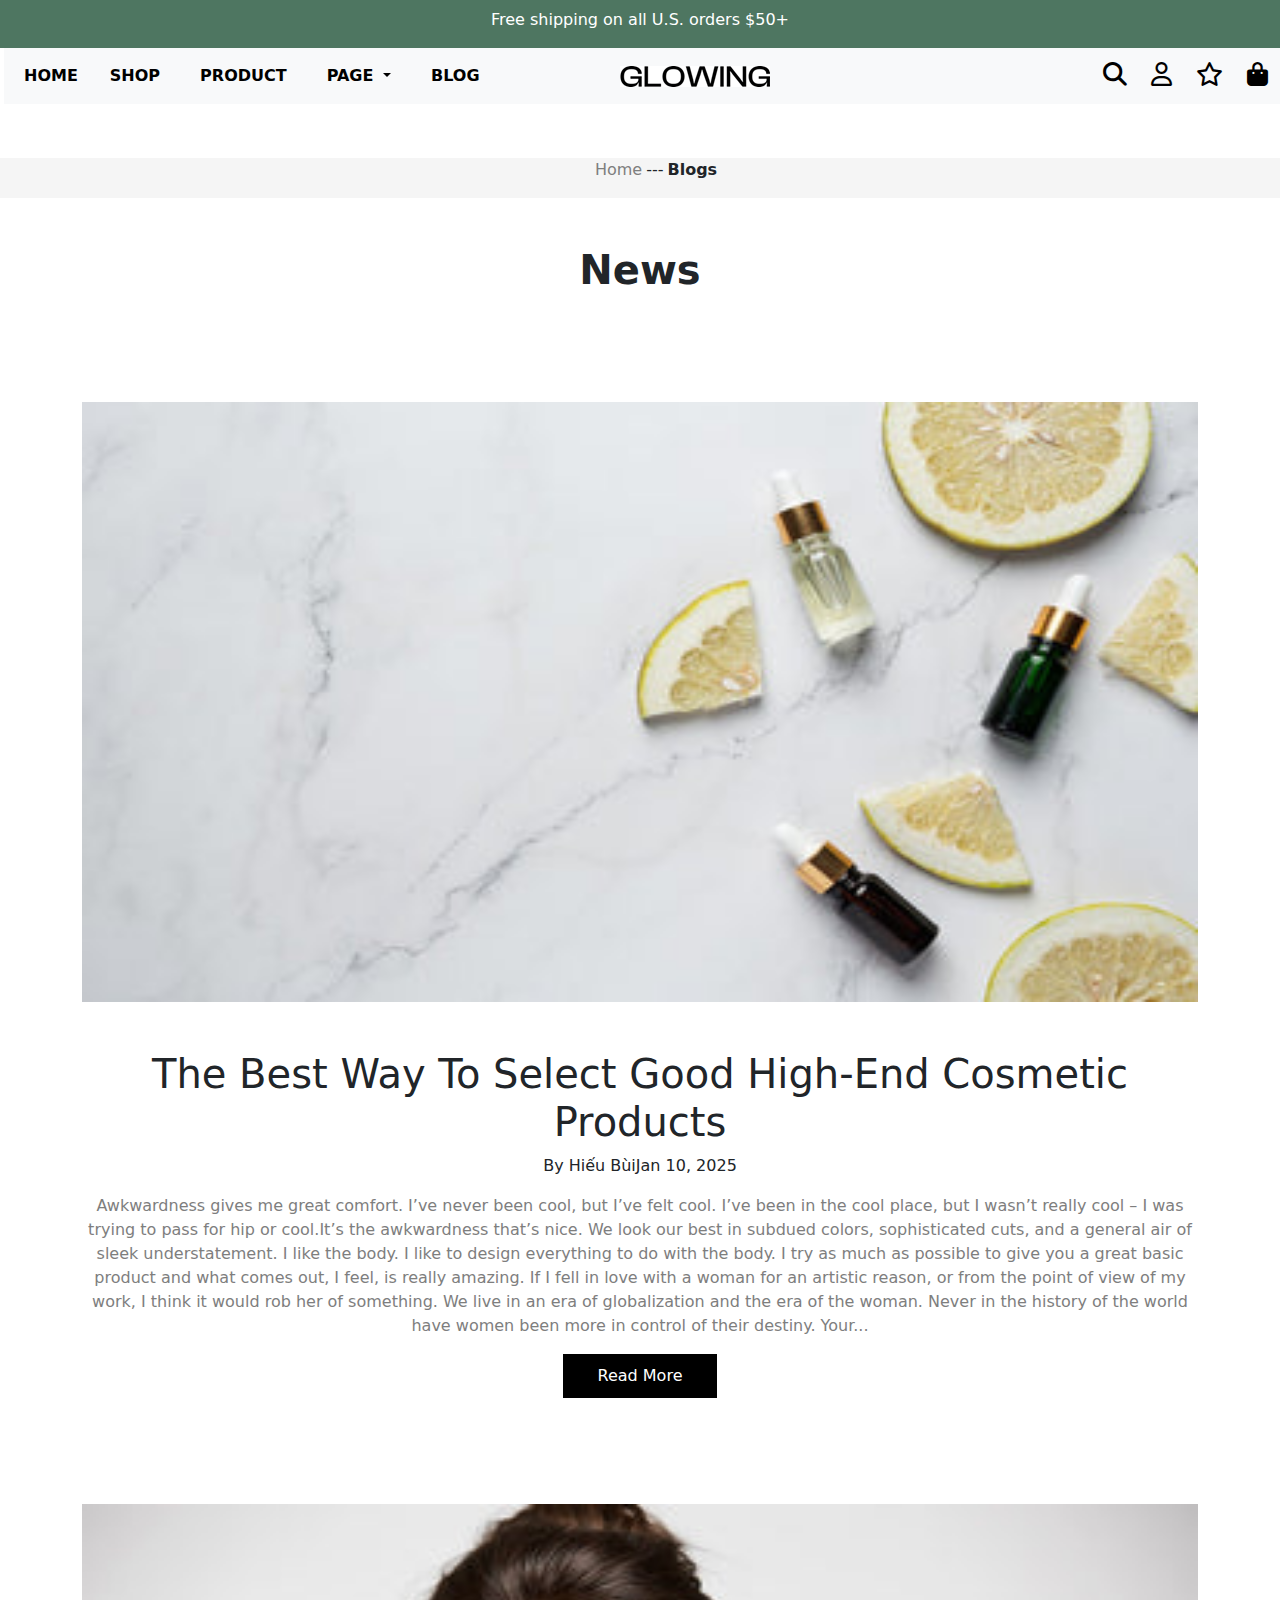
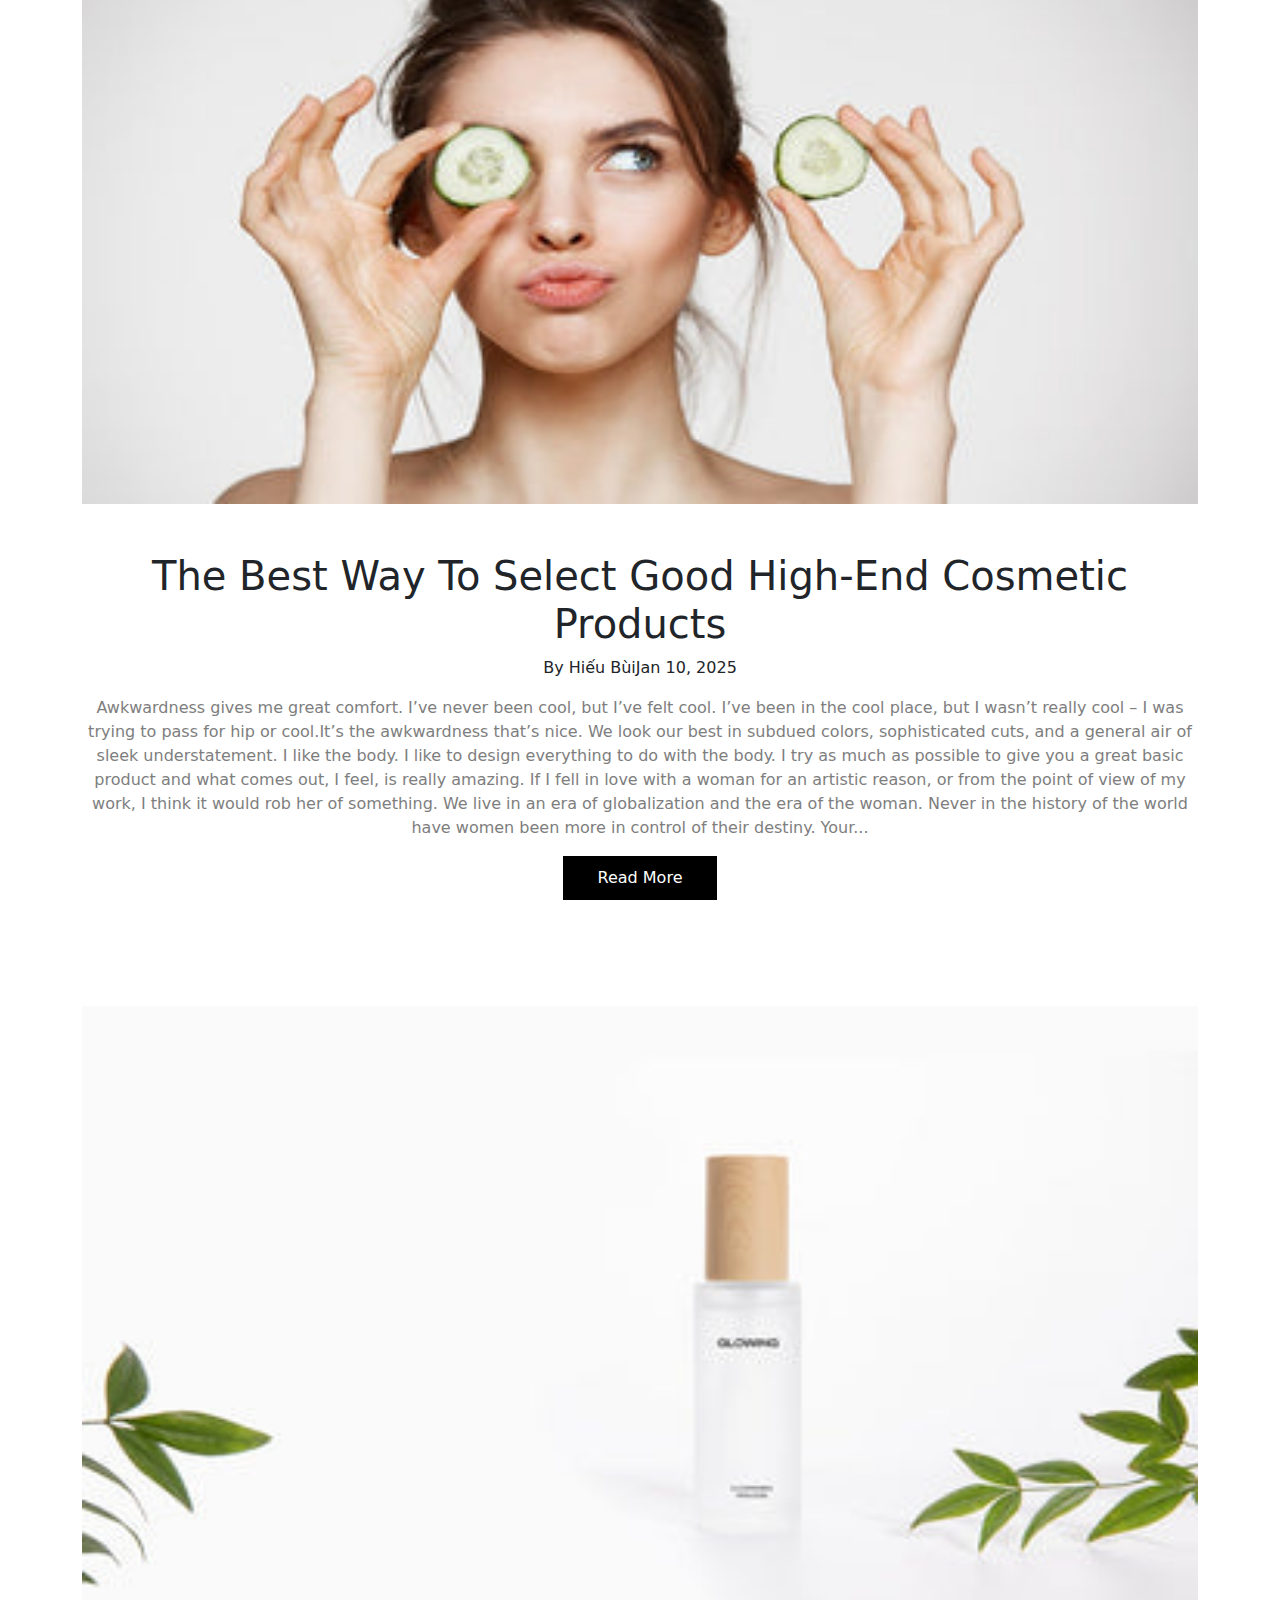
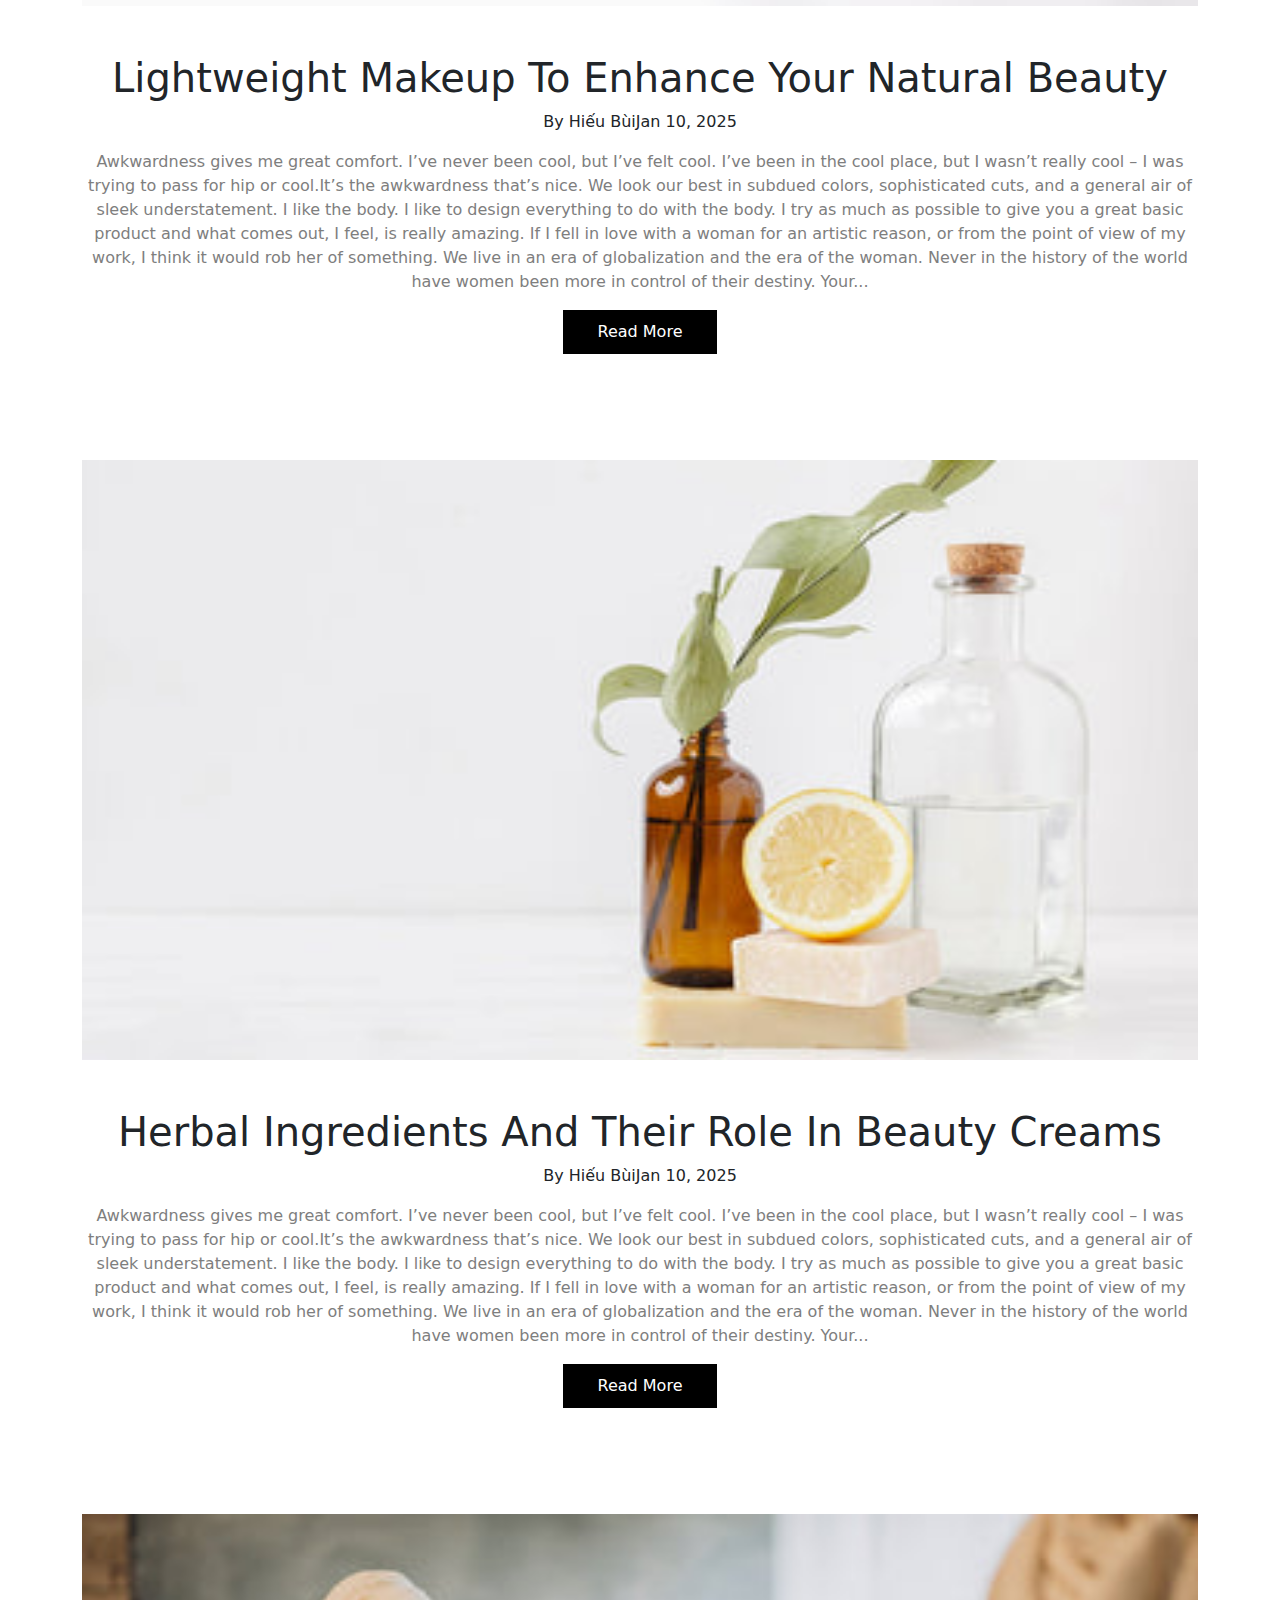
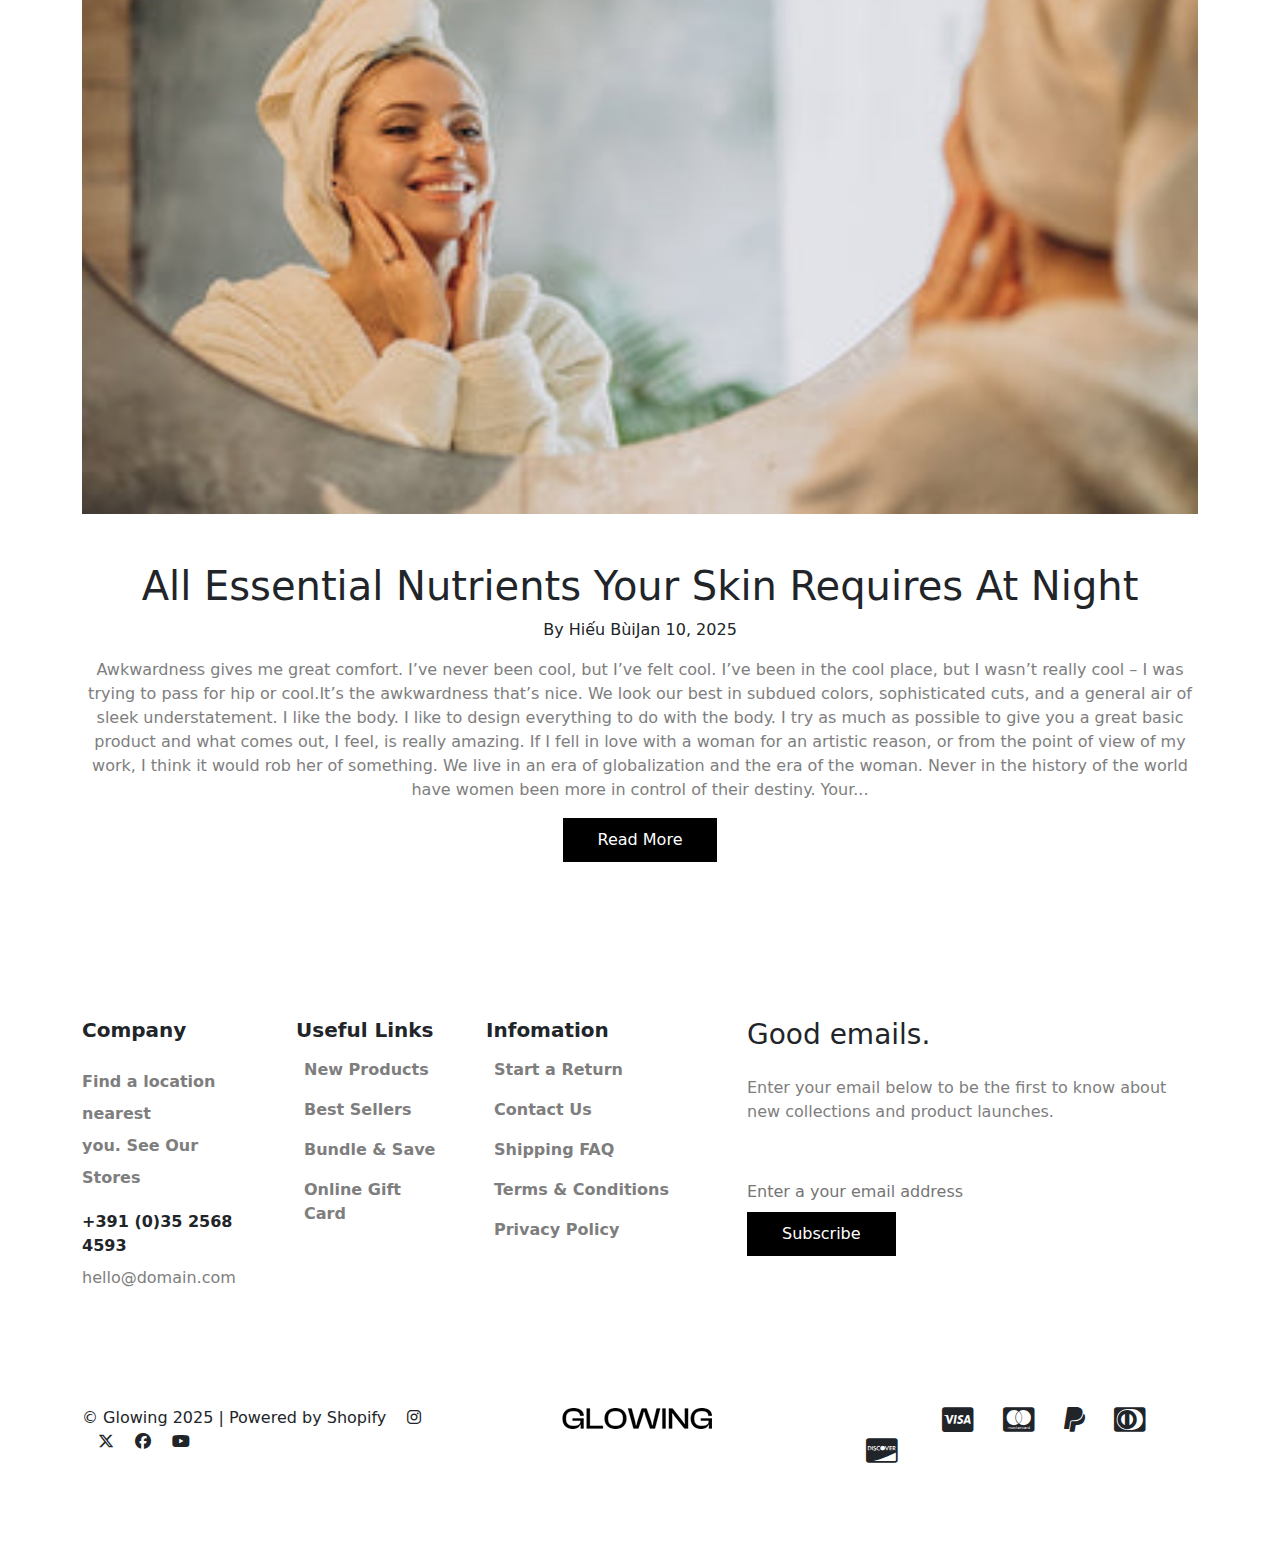
<file: blog.html>
<!DOCTYPE html>
<html lang="en">

<head>
    <meta charset="UTF-8">
    <meta name="viewport" content="width=device-width, initial-scale=1.0">
    <title>Document</title>
    <link rel="stylesheet" href="css/bootstrap.min.css">
    <link rel="stylesheet" href="css/all.min.css">
    <link rel="stylesheet" href="css/blog.css">
</head>

<body>

    <!-- ----------------------------------header start----------------------------------- -->
    <div class="green">
        <div class="container">
            <div class="row">
                <div class="col text-center main-banner">
                    <p class="text-white mt-2"> Free shipping on all U.S. orders $50+ </p>
                </div>
            </div>
        </div>
    </div>

        <header class="ps-1 pb-1 ">
        <nav class="navbar navbar-expand-lg bg-body-tertiary ">
            <div class="container-fluid">
                <div class="d-flex w-100 align-items-center">
                    <div class="col w-40">
                        <button class="navbar-toggler" type="button" data-bs-toggle="collapse"
                            data-bs-target="#navbarText" aria-controls="navbarText" aria-expanded="false"
                            aria-label="Toggle navigation">
                            <span class="navbar-toggler-icon"></span>
                        </button>
                        <div class="collapse navbar-collapse" id="navbarText">
                            <ul class="navbar-nav me-auto mb-2 mb-lg-0 p">
                                <li class="nav-item ">
                                    <a class="nav-link text-black fw-semibold" href="index.html">HOME </a>
                                </li>
                                <li class="nav-item ms-3">
                                    <a class="nav-link text-black fw-semibold" href="product.html">SHOP</a>
                                </li>
                                <li class="nav-item ms-4">
                                    <a class="nav-link text-black fw-semibold" href="single.html">PRODUCT </a>
                                </li>

                                <li class="nav-item dropdown">
                                    <a class="nav-link dropdown-toggle text-black fw-semibold ms-4" href="#" role="button" data-bs-toggle="dropdown"
                                        aria-expanded="false">
                                         PAGE
                                    </a>
                                    <ul class="dropdown-menu">
                                        <li><a class="dropdown-item" href="about.html">About us</a></li>
                                        <li><a class="dropdown-item" href="contact.html">Contact us</a></li>
                                        <li><a class="dropdown-item" href="find.html">Find a store</a></li>
                                        <li><a class="dropdown-item " href="product.html">page 404</a></li>
                                    </ul>
                                </li>
                                <li class="nav-item ms-4">
                                    <a class="nav-link text-black fw-semibold" href="blog.html">BLOG </a>
                                </li>
                            </ul>
                        </div>
                    </div>
                    <div class="col text-center">
                        <li class="nav-item ms-4">
                            <a class="nav-link text-black fw-semibold" href="#"><img src="image/logo-dark.png"
                                    alt=""></a>
                        </li>
                    </div>
                    <div class="col w-40 ">
                        <ul class="d-flex justify-content-end p ">
                            <li class="nav-item ms-4">
                                <a href=""><i class="fa-solid fa-magnifying-glass fs-4 text-black"></i> </a>
                            </li>
                            <li class="nav-item ms-4">
                                <a href="account.html"><i class="fa-regular fa-user fs-4 text-black"></i></a>
                            </li>
                            <li class="nav-item ms-4">
                                <a href="wishlist.html"><i class="fa-regular fa-star fs-4 text-black"></i></a>
                            </li>
                            <li class="nav-item ms-4">
                                <a href=""> <i class="fa-solid fa-bag-shopping fs-4 text-black"></i></a>
                            </li>
                        </ul>
                    </div>
                </div>
            </div>
        </nav>

    </header>

    <!-- ---------------------------------------header over------------------------------------ -->

    <!-- ---------------------------------main start---------------------------- -->

    <div class="middle-bg mt-5">
        <div class="container">
            <div class="row mt-50">
                <div class="col-sm-12">
                    <ul class="d-flex justify-content-center">
                        <li> <a href="index.html" class="gray-color ">Home</a></li>
                        <span class="ms-1">---</span>
                        <li class="ms-1 fw-semibold">Blogs</li>
                    </ul>
                </div>
            </div>
        </div>
    </div>


    <div class="container">
        <div class="row text-center">
            <div class="col mt-5">
                <h1 class="fw-bold">News</h1>
            </div>
        </div>
        <div class="row">
            <div class="col-sm-12 text-center">
                <div class="outer">
                    <div class="inner">
                        <img src="image/blog-15_4d658481-8c58-411b-b345-175deb65ae9b.jpg" width="100%"
                            class="img-fluid mt-100 height" alt="...">
                    </div>
                </div>

                <h1 class="mt-5">The Best Way To Select Good High-End Cosmetic Products</h1>
                <p>By Hiếu BùiJan 10, 2025</p>
                <p class="gray-color">Awkwardness gives me great comfort. I’ve never been cool, but I’ve felt cool. I’ve
                    been in the cool place, but I wasn’t really cool – I was trying to pass for hip or cool.It’s the
                    awkwardness that’s nice. We look our best in subdued colors, sophisticated cuts, and a general air
                    of sleek understatement. I like the body. I like to design everything to do with the body. I try as
                    much as possible to give you a great basic product and what comes out, I feel, is really amazing. If
                    I fell in love with a woman for an artistic reason, or from the point of view of my work, I think it
                    would rob her of something. We live in an era of globalization and the era of the woman. Never in
                    the history of the world have women been more in control of their destiny. Your...</p>

                     <button class="ftr-btn">Read More</button>
            </div>
        </div>

        <div class="row">
            <div class="col-sm-12 text-center">
                <div class="outer">
                    <div class="inner">
                        <img src="image/blog-14.jpg" width="100%" class="img-fluid mt-100 height" alt="...">
                    </div>
                </div>

                <h1 class="mt-5">The Best Way To Select Good High-End Cosmetic Products</h1>
                <p>By Hiếu BùiJan 10, 2025</p>
                <p class="gray-color">Awkwardness gives me great comfort. I’ve never been cool, but I’ve felt cool. I’ve
                    been in the cool place, but I wasn’t really cool – I was trying to pass for hip or cool.It’s the
                    awkwardness that’s nice. We look our best in subdued colors, sophisticated cuts, and a general air
                    of sleek understatement. I like the body. I like to design everything to do with the body. I try as
                    much as possible to give you a great basic product and what comes out, I feel, is really amazing. If
                    I fell in love with a woman for an artistic reason, or from the point of view of my work, I think it
                    would rob her of something. We live in an era of globalization and the era of the woman. Never in
                    the history of the world have women been more in control of their destiny. Your...</p>

                     <button class="ftr-btn">Read More</button>
            </div>
        </div>

        <div class="row">
            <div class="col-sm-12 text-center">
                <div class="outer">
                    <div class="inner">
                        <img src="image/blog-13.jpg" width="100%" class="img-fluid mt-100 height" alt="...">
                    </div>
                </div>

                <h1 class="mt-5">Lightweight Makeup To Enhance Your Natural Beauty</h1>
                <p>By Hiếu BùiJan 10, 2025</p>
                <p class="gray-color">Awkwardness gives me great comfort. I’ve never been cool, but I’ve felt cool. I’ve
                    been in the cool place, but I wasn’t really cool – I was trying to pass for hip or cool.It’s the
                    awkwardness that’s nice. We look our best in subdued colors, sophisticated cuts, and a general air
                    of sleek understatement. I like the body. I like to design everything to do with the body. I try as
                    much as possible to give you a great basic product and what comes out, I feel, is really amazing. If
                    I fell in love with a woman for an artistic reason, or from the point of view of my work, I think it
                    would rob her of something. We live in an era of globalization and the era of the woman. Never in
                    the history of the world have women been more in control of their destiny. Your...</p>

                     <button class="ftr-btn">Read More</button>
            </div>
        </div>

        <div class="row">
            <div class="col-sm-12 text-center">
                <div class="outer">
                    <div class="inner">
                        <img src="image/blog-12.jpg" width="100%" class="img-fluid mt-100 height" alt="...">
                    </div>
                </div>

                <h1 class="mt-5">Herbal Ingredients And Their Role In Beauty Creams</h1>
                <p>By Hiếu BùiJan 10, 2025</p>
                <p class="gray-color">Awkwardness gives me great comfort. I’ve never been cool, but I’ve felt cool. I’ve
                    been in the cool place, but I wasn’t really cool – I was trying to pass for hip or cool.It’s the
                    awkwardness that’s nice. We look our best in subdued colors, sophisticated cuts, and a general air
                    of sleek understatement. I like the body. I like to design everything to do with the body. I try as
                    much as possible to give you a great basic product and what comes out, I feel, is really amazing. If
                    I fell in love with a woman for an artistic reason, or from the point of view of my work, I think it
                    would rob her of something. We live in an era of globalization and the era of the woman. Never in
                    the history of the world have women been more in control of their destiny. Your...</p>

                     <button class="ftr-btn">Read More</button>
            </div>
        </div>

        <div class="row">
            <div class="col-sm-12 text-center">
                <div class="outer">
                    <div class="inner">
                        <img src="image/blog-11.jpg" width="100%" class="img-fluid mt-100 height" alt="...">
                    </div>
                </div>

                <h1 class="mt-5">All Essential Nutrients Your Skin Requires At Night</h1>
                <p>By Hiếu BùiJan 10, 2025</p>
                <p class="gray-color">Awkwardness gives me great comfort. I’ve never been cool, but I’ve felt cool. I’ve
                    been in the cool place, but I wasn’t really cool – I was trying to pass for hip or cool.It’s the
                    awkwardness that’s nice. We look our best in subdued colors, sophisticated cuts, and a general air
                    of sleek understatement. I like the body. I like to design everything to do with the body. I try as
                    much as possible to give you a great basic product and what comes out, I feel, is really amazing. If
                    I fell in love with a woman for an artistic reason, or from the point of view of my work, I think it
                    would rob her of something. We live in an era of globalization and the era of the woman. Never in
                    the history of the world have women been more in control of their destiny. Your...</p>

                    <button class="ftr-btn">Read More</button>
            </div>
        </div>
    </div>
    <!-- ----------------------------main over------------------------- -->



    <!-- -----------------------footer start---------------------------- -->

    <div class="container">
        <div class="row mt-150">
            <div class="col-lg-2 col-sm-12 col-md-6">
                <h5 class="fw-bolder ">Company</h5>
                <p class="mt-4 fw-semibold lh-lg gray-color">Find a location nearest <br>you. See Our Stores</p>
                <p class="fw-bolder mt-2 mb-2">+391 (0)35 2568 4593</p>
                <p class="gray-color">hello@domain.com</p>
            </div>
            <div class="col-lg-2 col-sm-12 col-md-6">
                <h5 class="ms-4 fw-bolder">Useful Links</h5>
                <ul>
                    <li class="mt-3"><a href="new.html" class="fw-semibold gray-color">New Products </a></li>
                    <li class="mt-3"><a href="best.html" class="fw-semibold gray-color">Best Sellers</a></li>
                    <li class="mt-3"><a href="best.html" class="fw-semibold gray-color">Bundle & Save </a></li>
                    <li class="mt-3"><a href="best.html" class="gray-color fw-semibold gray-color">Online Gift Card</a></li>

                </ul>
            </div>
            <div class="col-lg-3 col-sm-12 col-md-6">
                <h5 class="ms-4 fw-bolder">Infomation</h5>
                <ul>
                    <li class="mt-3"><a href="index.html" class="gray-color fw-semibold">Start a Return </a></li>
                    <li class="mt-3"><a href="contact.html" class=" gray-color fw-semibold">Contact Us </a></li>
                    <li class="mt-3"><a href="index.html" class="gray-color fw-semibold">Shipping FAQ</a></li>
                    <li class="mt-3"><a href="index.html" class="gray-color fw-semibold">Terms & Conditions</a></li>
                    <li class="mt-3"><a href="index.html" class="gray-color fw-semibold">Privacy Policy</a></li>
                </ul>
            </div>
            <div class="col-lg-5 col-sm-12 col-md-6">
                <h3 class="" >Good emails.</h3>
                <p class="mt-4 gray-color">Enter your email below to be the first to know about new collections and product
                    launches.</p>
                <div class="ftr">
                    <form action="" class="mt-5 ">
                        <input type="email" name="" id="" placeholder="Enter a your email address" class=""><button
                            class="ftr-btn">Subscribe</button>
                    </form>
                </div>
            </div>
        </div>

        <div class="row mt-100 mb-80">
            <div class="col-lg-4  ">
                <p>© Glowing 2025 | Powered by Shopify
                    <i class="fa-brands fa-instagram ms-3 "></i>
                    <i class="fa-brands fa-x-twitter ms-3"></i>
                    <i class="fa-brands fa-facebook ms-3"></i>
                    <i class="fa-brands fa-youtube ms-3"></i>
                </p>
            </div>
            <div class="col-lg-4  ">
                <img src="image/logo-dark.png" class="img-fluid logo-dark ms-100" alt="...">
            </div>
            <div class="col-lg-4  ">
                <i class="fa-brands fa-cc-visa fs-3 ms-100"></i>
                <i class="fa-brands fa-cc-mastercard ms-4 fs-3"></i>
                <i class="fa-brands fa-paypal ms-4 fs-3"></i>
                <i class="fa-brands fa-cc-diners-club ms-4 fs-3"></i>
                <i class="fa-brands fa-cc-discover ms-4 fs-3"></i>
            </div>
        </div>
    </div>

    <!-- ---------------------------------------footer over----------------------------- -->


</body>

<script src="js/bootstrap.bundle.min.js"></script>
<script src="js/jquery.js"></script>

</html>
</file>
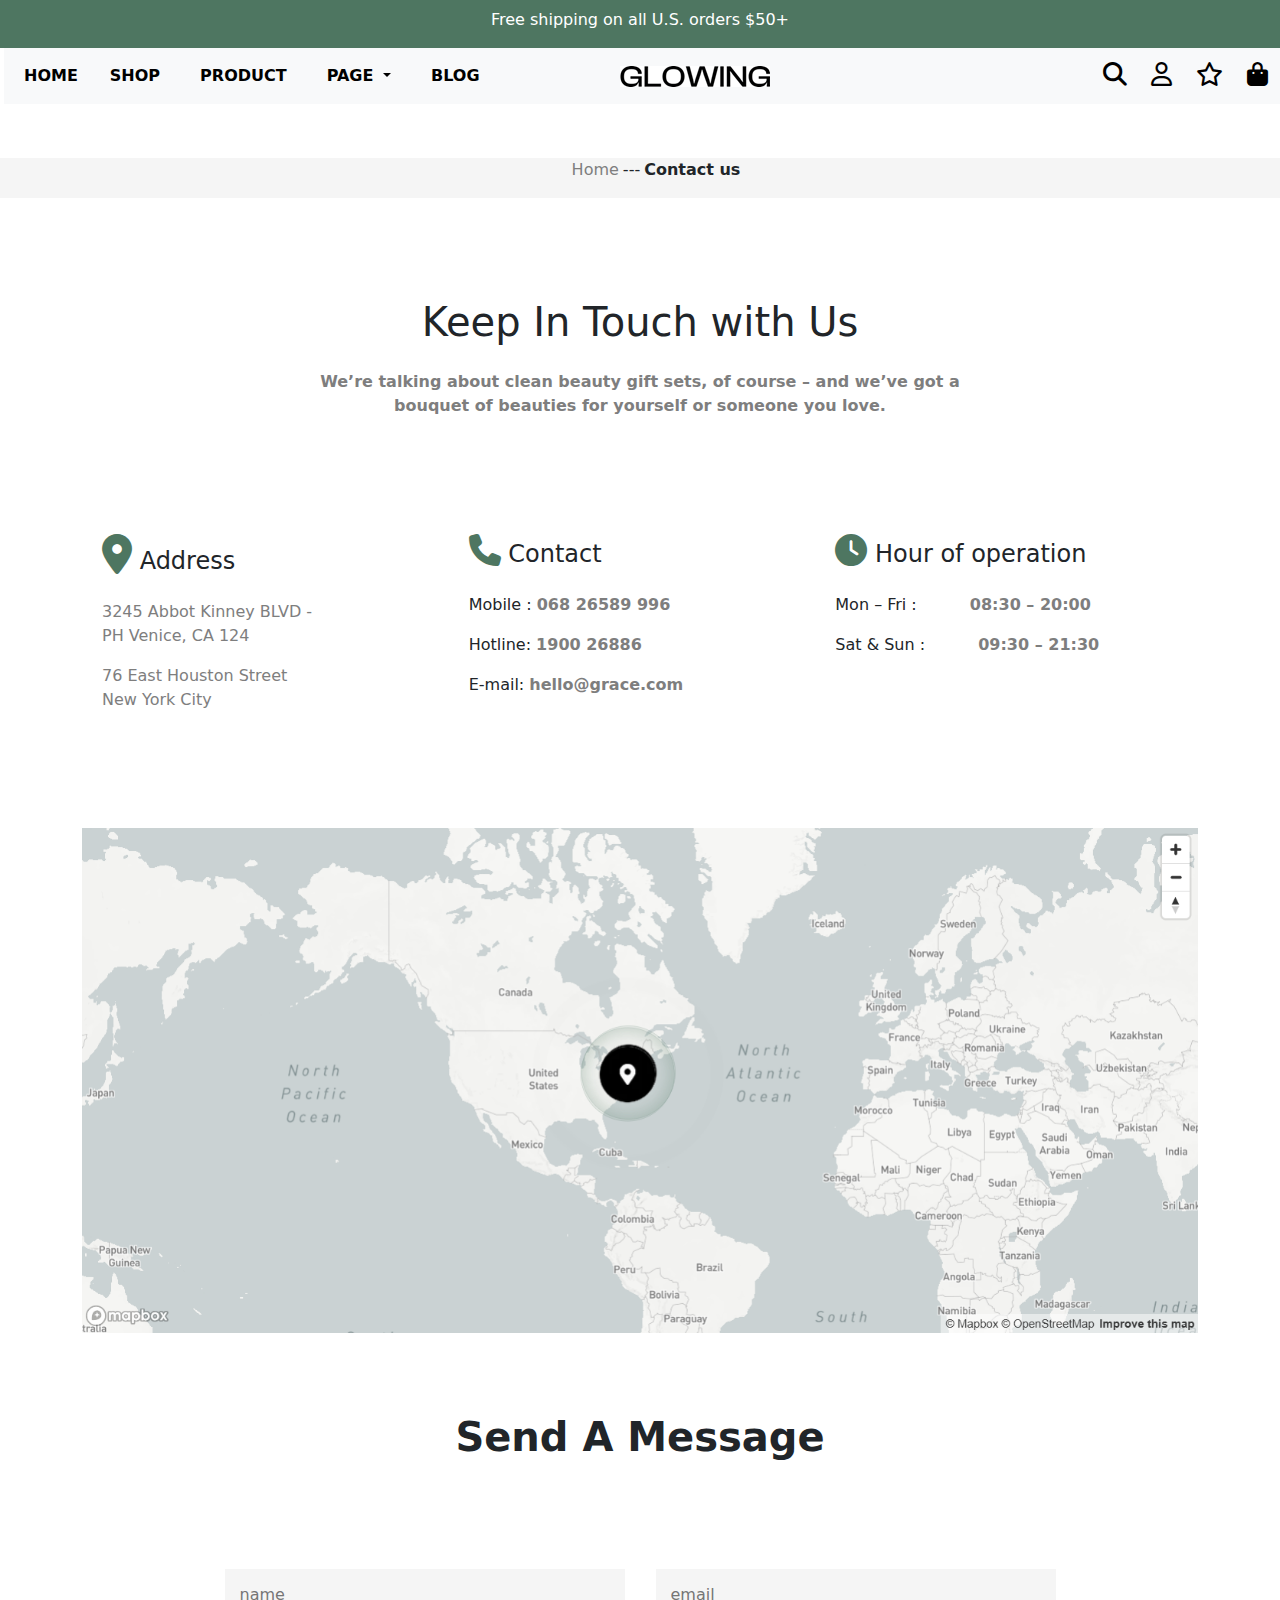
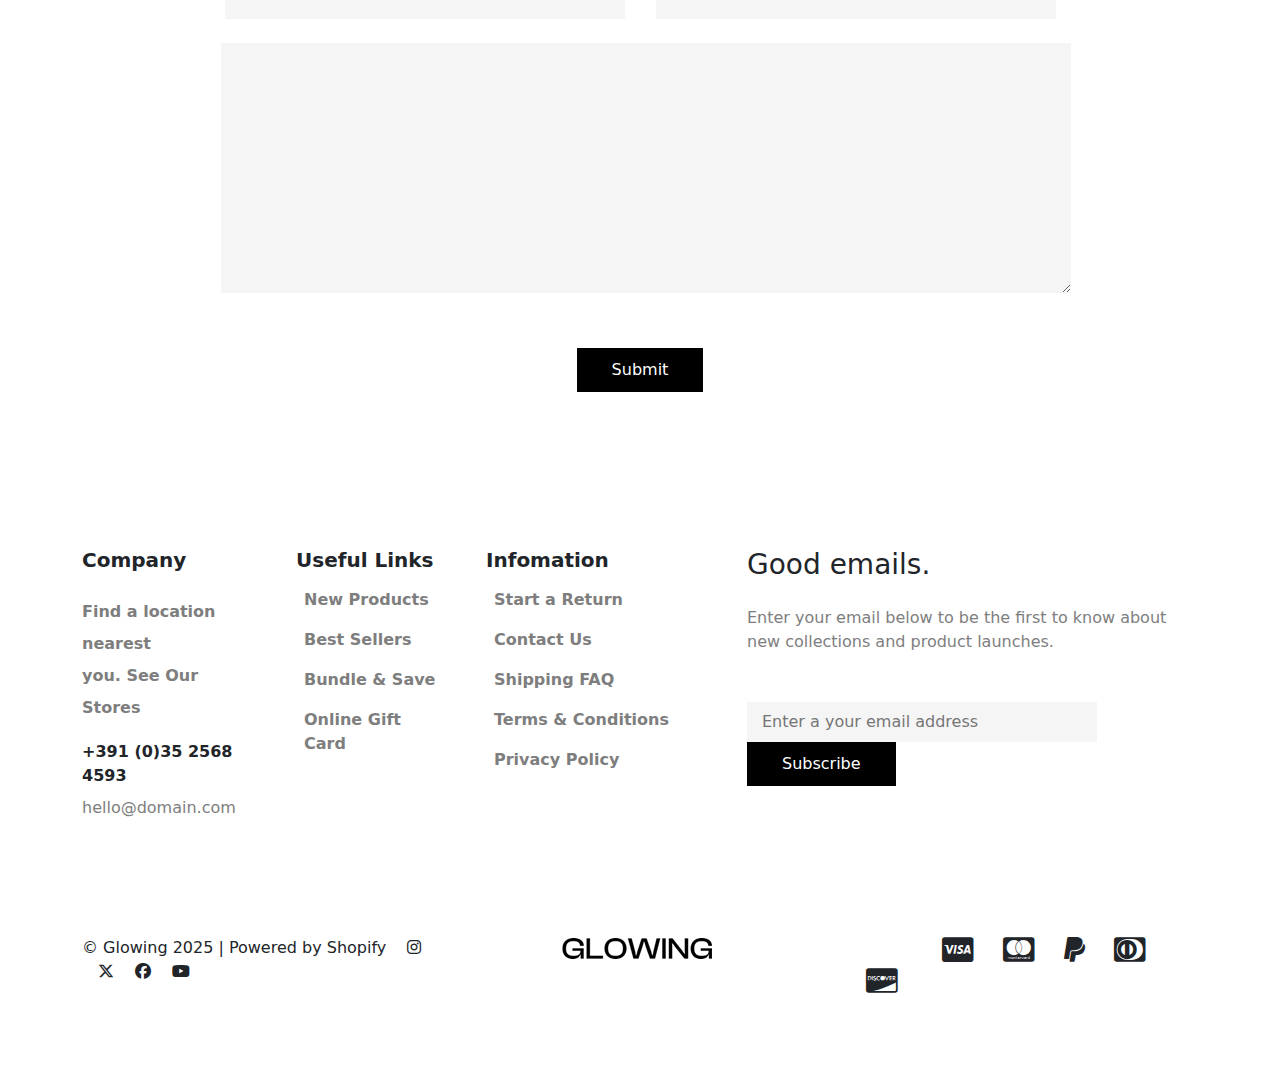
<file: contact.html>
<!DOCTYPE html>
<html lang="en">

<head>
    <meta charset="UTF-8">
    <meta name="viewport" content="width=device-width, initial-scale=1.0">
    <title>contact us</title>
    <link rel="stylesheet" href="css/bootstrap.min.css">
    <link rel="stylesheet" href="css/all.min.css">
    <link rel="stylesheet" href="css/contact.css">
</head>

<body>
    <!-- ----------------------------------header start----------------------------------- -->
    <div class="green">
        <div class="container">
            <div class="row">
                <div class="col text-center main-banner">
                    <p class="text-white mt-2"> Free shipping on all U.S. orders $50+ </p>
                </div>
            </div>
        </div>
    </div>


        <header class="ps-1 pb-1 ">
        <nav class="navbar navbar-expand-lg bg-body-tertiary ">
            <div class="container-fluid">
                <div class="d-flex w-100 align-items-center">
                    <div class="col w-40">
                        <button class="navbar-toggler" type="button" data-bs-toggle="collapse"
                            data-bs-target="#navbarText" aria-controls="navbarText" aria-expanded="false"
                            aria-label="Toggle navigation">
                            <span class="navbar-toggler-icon"></span>
                        </button>
                        <div class="collapse navbar-collapse" id="navbarText">
                            <ul class="navbar-nav me-auto mb-2 mb-lg-0 p">
                                <li class="nav-item ">
                                    <a class="nav-link text-black fw-semibold" href="index.html">HOME </a>
                                </li>
                                <li class="nav-item ms-3">
                                    <a class="nav-link text-black fw-semibold" href="product.html">SHOP</a>
                                </li>
                                <li class="nav-item ms-4">
                                    <a class="nav-link text-black fw-semibold" href="single.html">PRODUCT </a>
                                </li>

                                <li class="nav-item dropdown">
                                    <a class="nav-link dropdown-toggle text-black fw-semibold ms-4" href="#" role="button" data-bs-toggle="dropdown"
                                        aria-expanded="false">
                                         PAGE
                                    </a>
                                    <ul class="dropdown-menu">
                                        <li><a class="dropdown-item" href="about.html">About us</a></li>
                                        <li><a class="dropdown-item" href="contact.html">Contact us</a></li>
                                        <li><a class="dropdown-item" href="find.html">Find a store</a></li>
                                        <li><a class="dropdown-item " href="product.html">page 404</a></li>
                                    </ul>
                                </li>
                                <li class="nav-item ms-4">
                                    <a class="nav-link text-black fw-semibold" href="blog.html">BLOG </a>
                                </li>
                            </ul>
                        </div>
                    </div>
                    <div class="col text-center">
                        <li class="nav-item ms-4">
                            <a class="nav-link text-black fw-semibold" href="#"><img src="image/logo-dark.png"
                                    alt=""></a>
                        </li>
                    </div>
                    <div class="col w-40 ">
                        <ul class="d-flex justify-content-end p ">
                            <li class="nav-item ms-4">
                                <a href=""><i class="fa-solid fa-magnifying-glass fs-4 text-black"></i> </a>
                            </li>
                            <li class="nav-item ms-4">
                                <a href="account.html"><i class="fa-regular fa-user fs-4 text-black"></i></a>
                            </li>
                            <li class="nav-item ms-4">
                                <a href="wishlist.html"><i class="fa-regular fa-star fs-4 text-black"></i></a>
                            </li>
                            <li class="nav-item ms-4">
                                <a href=""> <i class="fa-solid fa-bag-shopping fs-4 text-black"></i></a>
                            </li>
                        </ul>
                    </div>
                </div>
            </div>
        </nav>

    </header>
    <!-- ---------------------------------------header over------------------------------------ -->

    <!-- ---------------------------------main start---------------------------- -->

    <div class="middle-bg mt-5">
        <div class="container">
            <div class="row mt-50">
                <div class="col">
                    <ul class="d-flex justify-content-center">
                        <li> <a href="index.html" class="gray-color ">Home</a></li>
                        <span class="ms-1">---</span>
                        <li class="ms-1 fw-semibold">Contact us</li>
                    </ul>
                </div>
            </div>
        </div>
    </div>

    <div class="max-seletion">
        <div class="container">
            <div class="row text-center mt-100">
                <div class="col">
                    <h1>Keep In Touch with Us</h1>
                    <p class="gray-color mt-4 lh-base fw-semibold">We’re talking about clean beauty gift sets, of course
                        – and we’ve got a <br> bouquet of beauties for yourself or someone you love.</p>
                </div>
            </div>

            <div class="row mt-100">
                <div class="col-sm-12 col-md-6 col-lg-4">

                    <h4><span class=""><i class="fa-solid fa-location-dot fs-1 " style="color: #4e7661;"></i></span>
                        Address</h4>
                    <p class="gray-color lh-base mt-4">3245 Abbot Kinney BLVD - <br> PH Venice, CA 124</p>
                    <p class="gray-color lh-base">76 East Houston Street <br>New York City</p>
                </div>

                <div class="col-sm-12 col-md-6 col-lg-4">
                    <h4><span><i class="fa-solid fa-phone fs-2" style="color: #4e7661;"></i></span> Contact</h4>
                    <p class="mt-4">Mobile : <span class="gray-color fw-semibold">068 26589 996</span> </p>
                    <p>Hotline: <span class="gray-color fw-semibold">1900 26886</span></p>
                    <p>E-mail: <span class="gray-color fw-semibold">hello@grace.com</span></p>
                </div>
                <div class="col-sm-12 col-md-6 col-lg-4">
                    <h4> <span><i class="fa-solid fa-clock fs-2" style="color: #4e7661;"></i></span> Hour of operation
                    </h4>
                    <p class="mt-4">Mon – Fri : <span class="gray-color ms-5 fw-semibold">08:30 – 20:00</span></p>
                    <p>Sat & Sun : <span class="gray-color ms-5 fw-semibold">09:30 – 21:30</span></p>
                </div>
            </div>
        </div>
    </div>


    <div class="container">
        <div class="row mt-100">
            <div class="col-sm-12">
                <a href=""><img src="image/mapp.png" class="img-fluid" alt="..."></a>
            </div>
        </div>
    </div>


    <div class="max-contect">
        <div class="container text-center">
            <div class="row mt-80">
                <div class="col text-center">
                    <h1 class="fw-bolder">Send A Message</h1>
                </div>
            </div>
            <form action="">
                <div class="row mt-100">

                    <div class="col">
                        <input type="text" name="" id="" placeholder="name">
                    </div>
                    <div class="col ">
                        <input type="email" name="" id="" placeholder="email">
                    </div>
                </div>
                <div class="row mt-4">
                    <div class="col">
                        <textarea name="" id="" placeholder="Message">
                      </textarea>
                    </div>
                </div>
                <button class="ftr-btn mt-5">Submit</button>
            </form>
        </div>
    </div>






    <!-- ----------------------------main over------------------------- -->

   <!-- -----------------------footer start---------------------------- -->

    <div class="container">
        <div class="row mt-150">
            <div class="col-lg-2 col-sm-12 col-md-6">
                <h5 class="fw-bolder ">Company</h5>
                <p class="mt-4 fw-semibold lh-lg gray-color">Find a location nearest <br>you. See Our Stores</p>
                <p class="fw-bolder mt-2 mb-2">+391 (0)35 2568 4593</p>
                <p class="gray-color">hello@domain.com</p>
            </div>
            <div class="col-lg-2 col-sm-12 col-md-6">
                <h5 class="ms-4 fw-bolder">Useful Links</h5>
                <ul>
                    <li class="mt-3"><a href="new.html" class="fw-semibold gray-color">New Products </a></li>
                    <li class="mt-3"><a href="best.html" class="fw-semibold gray-color">Best Sellers</a></li>
                    <li class="mt-3"><a href="best.html" class="fw-semibold gray-color">Bundle & Save </a></li>
                    <li class="mt-3"><a href="best.html" class="gray-color fw-semibold gray-color">Online Gift Card</a></li>

                </ul>
            </div>
            <div class="col-lg-3 col-sm-12 col-md-6">
                <h5 class="ms-4 fw-bolder">Infomation</h5>
                <ul>
                    <li class="mt-3"><a href="index.html" class="gray-color fw-semibold">Start a Return </a></li>
                    <li class="mt-3"><a href="contact.html" class=" gray-color fw-semibold">Contact Us </a></li>
                    <li class="mt-3"><a href="index.html" class="gray-color fw-semibold">Shipping FAQ</a></li>
                    <li class="mt-3"><a href="index.html" class="gray-color fw-semibold">Terms & Conditions</a></li>
                    <li class="mt-3"><a href="index.html" class="gray-color fw-semibold">Privacy Policy</a></li>
                </ul>
            </div>
            <div class="col-lg-5 col-sm-12 col-md-6">
                <h3 class="" >Good emails.</h3>
                <p class="mt-4 gray-color">Enter your email below to be the first to know about new collections and product
                    launches.</p>
                <div class="ftr">
                    <form action="" class="mt-5 ">
                        <input type="email" name="" id="" placeholder="Enter a your email address" class=""><button
                            class="ftr-btn">Subscribe</button>
                    </form>
                </div>
            </div>
        </div>

        <div class="row mt-100 mb-80">
            <div class="col-lg-4  ">
                <p>© Glowing 2025 | Powered by Shopify
                    <i class="fa-brands fa-instagram ms-3 "></i>
                    <i class="fa-brands fa-x-twitter ms-3"></i>
                    <i class="fa-brands fa-facebook ms-3"></i>
                    <i class="fa-brands fa-youtube ms-3"></i>
                </p>
            </div>
            <div class="col-lg-4  ">
                <img src="image/logo-dark.png" class="img-fluid logo-dark ms-100" alt="...">
            </div>
            <div class="col-lg-4  ">
                <i class="fa-brands fa-cc-visa fs-3 ms-100"></i>
                <i class="fa-brands fa-cc-mastercard ms-4 fs-3"></i>
                <i class="fa-brands fa-paypal ms-4 fs-3"></i>
                <i class="fa-brands fa-cc-diners-club ms-4 fs-3"></i>
                <i class="fa-brands fa-cc-discover ms-4 fs-3"></i>
            </div>
        </div>
    </div>

    <!-- ---------------------------------------footer over----------------------------- -->

</body>
<script src="js/bootstrap.bundle.min.js"></script>
<script src="js/jquery.js"></script>


</html>
</file>
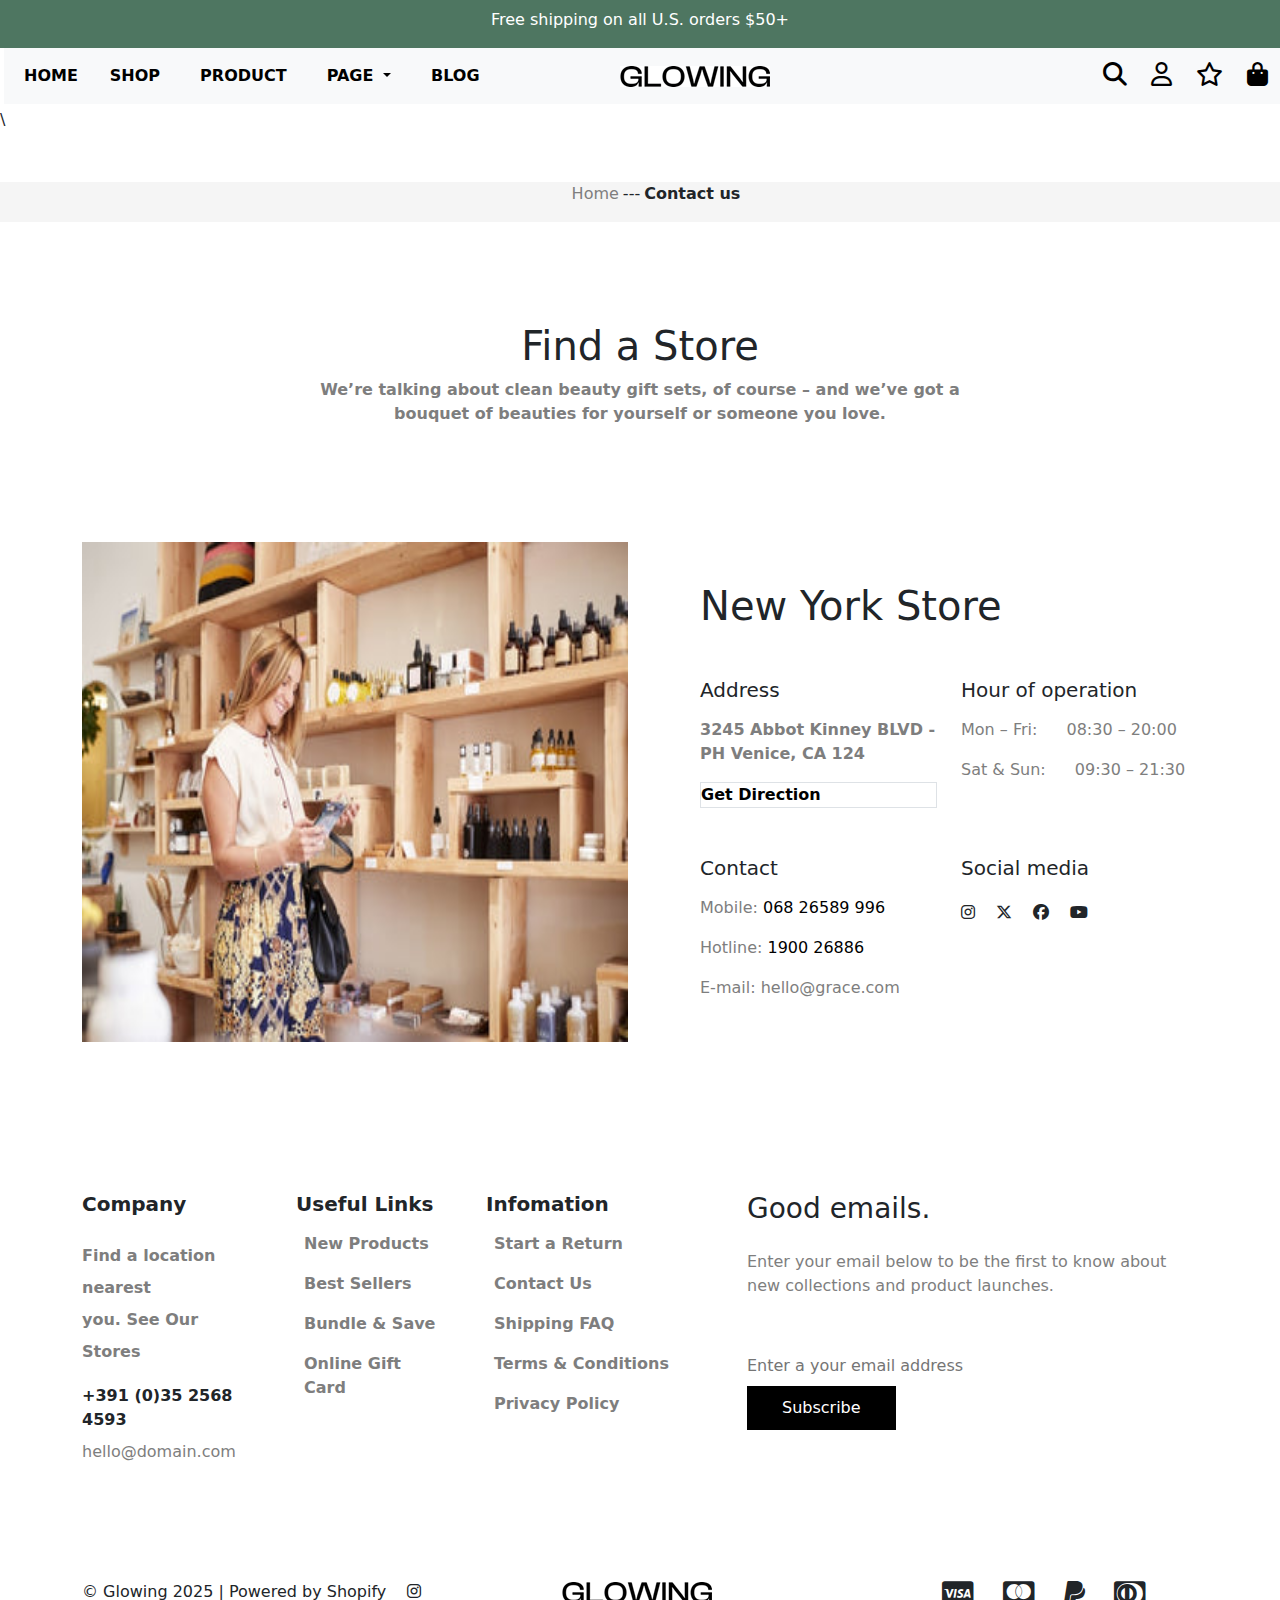
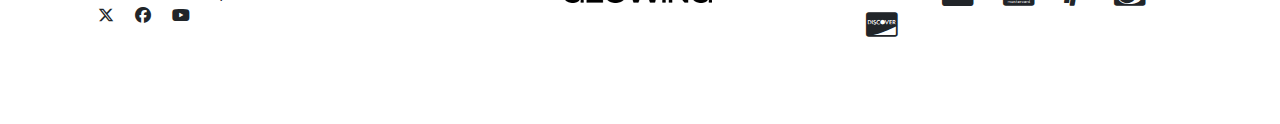
<file: find.html>
<!DOCTYPE html>
<html lang="en">

<head>
    <meta charset="UTF-8">
    <meta name="viewport" content="width=device-width, initial-scale=1.0">
    <title>find a store</title>
    <link rel="stylesheet" href="css/bootstrap.min.css">
    <link rel="stylesheet" href="css/all.min.css">
    <link rel="stylesheet" href="css/find.css">
</head>

<body>

    <!-- ----------------------------------header start----------------------------------- -->
    <div class="green">
        <div class="container">
            <div class="row">
                <div class="col text-center main-banner">
                    <p class="text-white mt-2"> Free shipping on all U.S. orders $50+ </p>
                </div>
            </div>
        </div>
    </div>

        <header class="ps-1 pb-1 ">
        <nav class="navbar navbar-expand-lg bg-body-tertiary ">
            <div class="container-fluid">
                <div class="d-flex w-100 align-items-center">
                    <div class="col w-40">
                        <button class="navbar-toggler" type="button" data-bs-toggle="collapse"
                            data-bs-target="#navbarText" aria-controls="navbarText" aria-expanded="false"
                            aria-label="Toggle navigation">
                            <span class="navbar-toggler-icon"></span>
                        </button>
                        <div class="collapse navbar-collapse" id="navbarText">
                            <ul class="navbar-nav me-auto mb-2 mb-lg-0 p">
                                <li class="nav-item ">
                                    <a class="nav-link text-black fw-semibold" href="index.html">HOME </a>
                                </li>
                                <li class="nav-item ms-3">
                                    <a class="nav-link text-black fw-semibold" href="product.html">SHOP</a>
                                </li>
                                <li class="nav-item ms-4">
                                    <a class="nav-link text-black fw-semibold" href="single.html">PRODUCT </a>
                                </li>

                                <li class="nav-item dropdown">
                                    <a class="nav-link dropdown-toggle text-black fw-semibold ms-4" href="#" role="button" data-bs-toggle="dropdown"
                                        aria-expanded="false">
                                         PAGE
                                    </a>
                                    <ul class="dropdown-menu">
                                        <li><a class="dropdown-item" href="about.html">About us</a></li>
                                        <li><a class="dropdown-item" href="contact.html">Contact us</a></li>
                                        <li><a class="dropdown-item" href="find.html">Find a store</a></li>
                                        <li><a class="dropdown-item " href="product.html">page 404</a></li>
                                    </ul>
                                </li>
                                <li class="nav-item ms-4">
                                    <a class="nav-link text-black fw-semibold" href="blog.html">BLOG </a>
                                </li>
                            </ul>
                        </div>
                    </div>
                    <div class="col text-center">
                        <li class="nav-item ms-4">
                            <a class="nav-link text-black fw-semibold" href="#"><img src="image/logo-dark.png"
                                    alt=""></a>
                        </li>
                    </div>
                    <div class="col w-40 ">
                        <ul class="d-flex justify-content-end p ">
                            <li class="nav-item ms-4">
                                <a href=""><i class="fa-solid fa-magnifying-glass fs-4 text-black"></i> </a>
                            </li>
                            <li class="nav-item ms-4">
                                <a href="account.html"><i class="fa-regular fa-user fs-4 text-black"></i></a>
                            </li>
                            <li class="nav-item ms-4">
                                <a href="wishlist.html"><i class="fa-regular fa-star fs-4 text-black"></i></a>
                            </li>
                            <li class="nav-item ms-4">
                                <a href=""> <i class="fa-solid fa-bag-shopping fs-4 text-black"></i></a>
                            </li>
                        </ul>
                    </div>
                </div>
            </div>
        </nav>

    </header>

    <!-- ---------------------------------------header over------------------------------------ -->\


    <!-- ---------------------------------main start---------------------------- -->

    <div class="middle-bg mt-5">
        <div class="container">
            <div class="row mt-50">
                <div class="col">
                    <ul class="d-flex justify-content-center">
                        <li> <a href="index.html" class="gray-color ">Home</a></li>
                        <span class="ms-1">---</span>
                        <li class="ms-1 fw-semibold">Contact us</li>
                    </ul>
                </div>
            </div>
        </div>
    </div>

    <div class="container">
        <div class="row mt-100">
            <div class="col-sm-12">
                <h1 class="text-center">Find a Store</h1>
                <p class="gray-color fw-semibold text-center">We’re talking about clean beauty gift sets, of course –
                    and we’ve got a <br>bouquet of beauties for yourself or someone you love.</p>
            </div>
        </div>

        <div class="row mt-100 ">
            <div class="col-sm-12 col-md-12 col-lg-6">
                <img src="image/store-01.jpg" class="img-fluid height" width="750px" alt="...">
            </div>
            <div class="col mt-40 ms-5">
                <div class="row">
                    <h1 class="mb-5">New York Store </h1>
                </div>
                <div class="row">
                    <div class="col-sm-12 col-md-6">
                        <h5>Address</h5>
                        <p class="gray-color fw-semibold mt-3 lh-base">3245 Abbot Kinney BLVD - <br> PH Venice, CA 124
                        </p>
                        <div class="border"><a href="" class="text-black fw-bolder">Get Direction</a></div>
                    </div>
                    <div class="col-sm-12 col-md-6">
                        <h5>Hour of operation</h5>
                        <p class="gray-color mt-3">Mon – Fri: <span class="ms-4">08:30 – 20:00</span></p>
                        <p class="gray-color">Sat & Sun: <span class="ms-4"> 09:30 – 21:30</span></p>
                    </div>
                </div>
                <div class="row mt-5">
                    <div class="col-sm-12 col-md-6">
                        <h5>Contact </h5>
                        <p class="gray-color mt-3">Mobile: <span class="text-black">068 26589 996</span></p>
                        <p class="gray-color">Hotline: <span class="text-black">1900 26886</span></p>
                        <p class="gray-color">E-mail: hello@grace.com</p>
                    </div>
                    <div class="col-sm-12 col-md-6">
                        <h5>Social media</h5>
                        <i class="fa-brands fa-instagram mt-3 "></i>
                        <i class="fa-brands fa-x-twitter ms-3"></i>
                        <i class="fa-brands fa-facebook ms-3"></i>
                        <i class="fa-brands fa-youtube ms-3"></i>
                    </div>
                </div>
            </div>
        </div>
    </div>



   
    <!-- ----------------------------main over------------------------- -->

    <!-- -----------------------footer start---------------------------- -->

    <div class="container">
        <div class="row mt-150">
            <div class="col-lg-2 col-sm-12 col-md-6">
                <h5 class="fw-bolder ">Company</h5>
                <p class="mt-4 fw-semibold lh-lg gray-color">Find a location nearest <br>you. See Our Stores</p>
                <p class="fw-bolder mt-2 mb-2">+391 (0)35 2568 4593</p>
                <p class="gray-color">hello@domain.com</p>
            </div>
            <div class="col-lg-2 col-sm-12 col-md-6">
                <h5 class="ms-4 fw-bolder">Useful Links</h5>
                <ul>
                    <li class="mt-3"><a href="new.html" class="fw-semibold gray-color">New Products </a></li>
                    <li class="mt-3"><a href="best.html" class="fw-semibold gray-color">Best Sellers</a></li>
                    <li class="mt-3"><a href="best.html" class="fw-semibold gray-color">Bundle & Save </a></li>
                    <li class="mt-3"><a href="best.html" class="gray-color fw-semibold gray-color">Online Gift Card</a></li>

                </ul>
            </div>
            <div class="col-lg-3 col-sm-12 col-md-6">
                <h5 class="ms-4 fw-bolder">Infomation</h5>
                <ul>
                    <li class="mt-3"><a href="index.html" class="gray-color fw-semibold">Start a Return </a></li>
                    <li class="mt-3"><a href="contact.html" class=" gray-color fw-semibold">Contact Us </a></li>
                    <li class="mt-3"><a href="index.html" class="gray-color fw-semibold">Shipping FAQ</a></li>
                    <li class="mt-3"><a href="index.html" class="gray-color fw-semibold">Terms & Conditions</a></li>
                    <li class="mt-3"><a href="index.html" class="gray-color fw-semibold">Privacy Policy</a></li>
                </ul>
            </div>
            <div class="col-lg-5 col-sm-12 col-md-6">
                <h3 class="" >Good emails.</h3>
                <p class="mt-4 gray-color">Enter your email below to be the first to know about new collections and product
                    launches.</p>
                <div class="ftr">
                    <form action="" class="mt-5 ">
                        <input type="email" name="" id="" placeholder="Enter a your email address" class=""><button
                            class="ftr-btn">Subscribe</button>
                    </form>
                </div>
            </div>
        </div>

        <div class="row mt-100 mb-80">
            <div class="col-lg-4  ">
                <p>© Glowing 2025 | Powered by Shopify
                    <i class="fa-brands fa-instagram ms-3 "></i>
                    <i class="fa-brands fa-x-twitter ms-3"></i>
                    <i class="fa-brands fa-facebook ms-3"></i>
                    <i class="fa-brands fa-youtube ms-3"></i>
                </p>
            </div>
            <div class="col-lg-4  ">
                <img src="image/logo-dark.png" class="img-fluid logo-dark ms-100" alt="...">
            </div>
            <div class="col-lg-4  ">
                <i class="fa-brands fa-cc-visa fs-3 ms-100"></i>
                <i class="fa-brands fa-cc-mastercard ms-4 fs-3"></i>
                <i class="fa-brands fa-paypal ms-4 fs-3"></i>
                <i class="fa-brands fa-cc-diners-club ms-4 fs-3"></i>
                <i class="fa-brands fa-cc-discover ms-4 fs-3"></i>
            </div>
        </div>
    </div>

    <!-- ---------------------------------------footer over----------------------------- -->

</body>

<script src="js/bootstrap.bundle.min.js"></script>
<script src="js/jquery.js"></script>

</html>
</file>
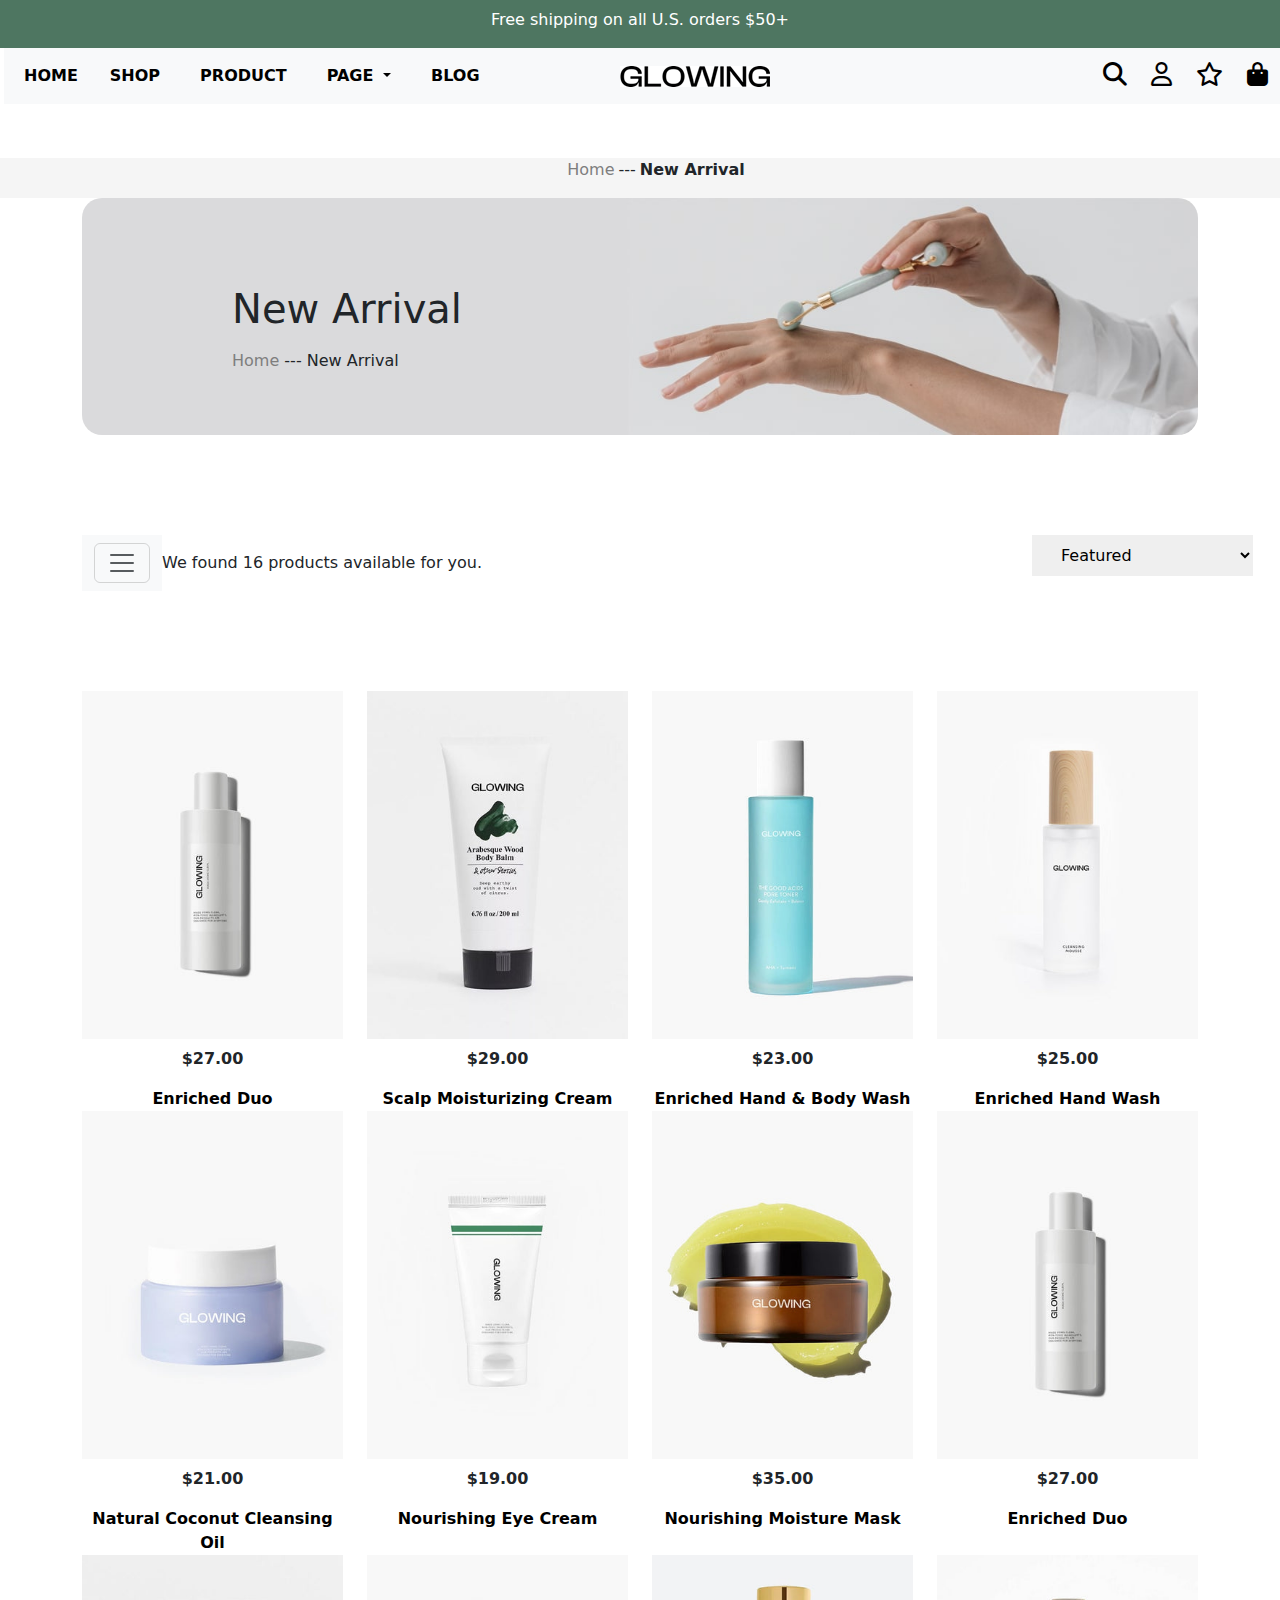
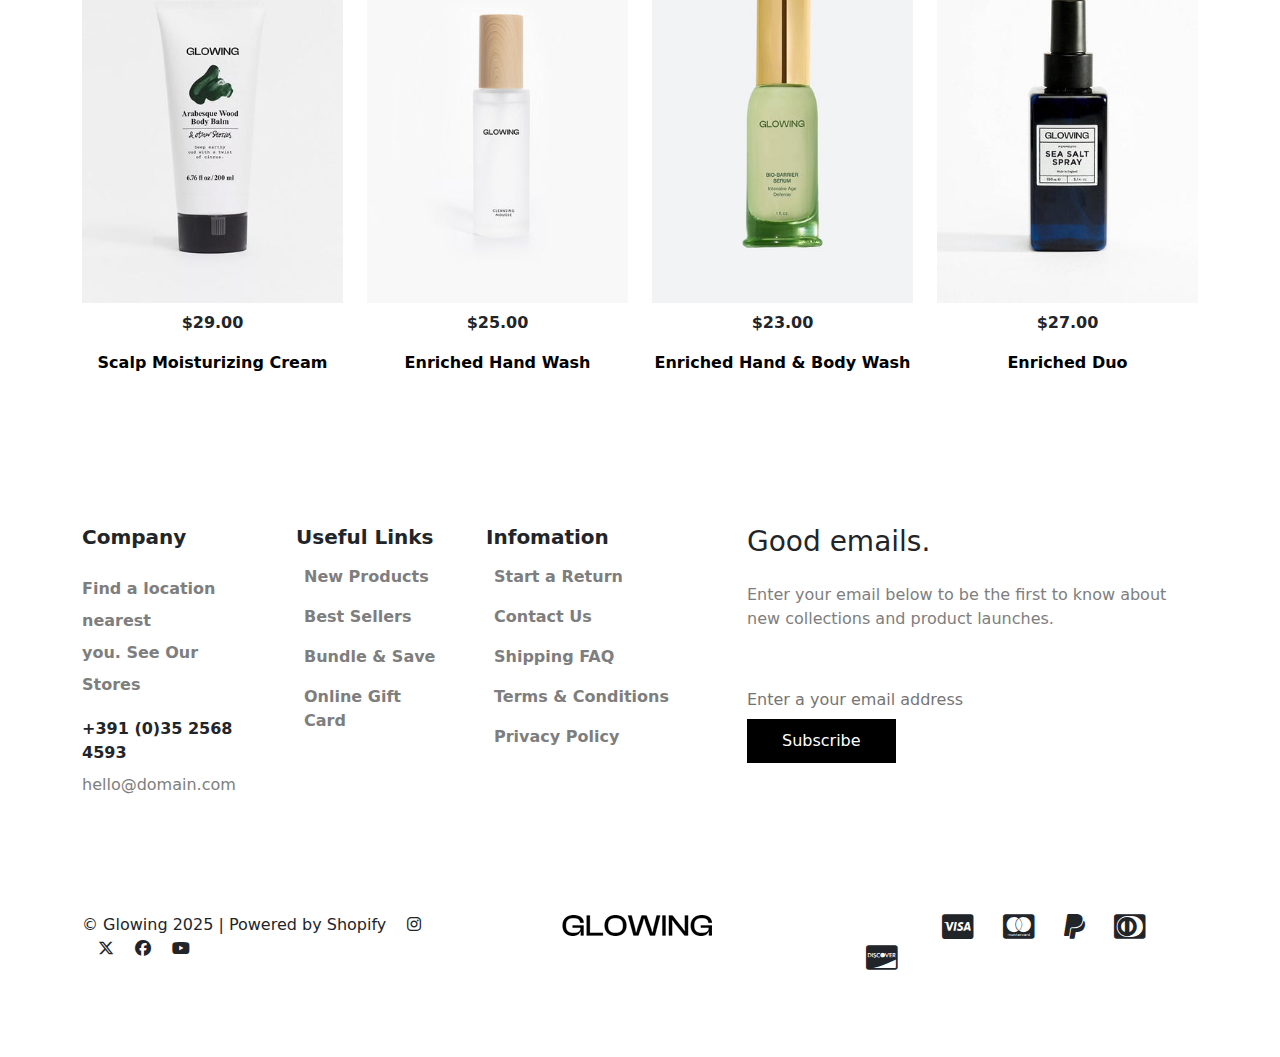
<file: new.html>
<!DOCTYPE html>
<html lang="en">

<head>
    <meta charset="UTF-8">
    <meta name="viewport" content="width=device-width, initial-scale=1.0">
    <title>Document</title>
    <link rel="stylesheet" href="css/bootstrap.min.css">
    <link rel="stylesheet" href="css/all.min.css">
    <link rel="stylesheet" href="css/product.css">
</head>

<body>

    <!-- ----------------------------------header start----------------------------------- -->
    <div class="green">
        <div class="container">
            <div class="row">
                <div class="col text-center main-banner">
                    <p class="text-white mt-2"> Free shipping on all U.S. orders $50+ </p>
                </div>
            </div>
        </div>
    </div>

        <header class="ps-1 pb-1 ">
        <nav class="navbar navbar-expand-lg bg-body-tertiary ">
            <div class="container-fluid">
                <div class="d-flex w-100 align-items-center">
                    <div class="col w-40">
                        <button class="navbar-toggler" type="button" data-bs-toggle="collapse"
                            data-bs-target="#navbarText" aria-controls="navbarText" aria-expanded="false"
                            aria-label="Toggle navigation">
                            <span class="navbar-toggler-icon"></span>
                        </button>
                        <div class="collapse navbar-collapse" id="navbarText">
                            <ul class="navbar-nav me-auto mb-2 mb-lg-0 p">
                                <li class="nav-item ">
                                    <a class="nav-link text-black fw-semibold" href="index.html">HOME </a>
                                </li>
                                <li class="nav-item ms-3">
                                    <a class="nav-link text-black fw-semibold" href="product.html">SHOP</a>
                                </li>
                                <li class="nav-item ms-4">
                                    <a class="nav-link text-black fw-semibold" href="single.html">PRODUCT </a>
                                </li>

                                <li class="nav-item dropdown">
                                    <a class="nav-link dropdown-toggle text-black fw-semibold ms-4" href="#" role="button" data-bs-toggle="dropdown"
                                        aria-expanded="false">
                                         PAGE
                                    </a>
                                    <ul class="dropdown-menu">
                                        <li><a class="dropdown-item" href="about.html">About us</a></li>
                                        <li><a class="dropdown-item" href="contact.html">Contact us</a></li>
                                        <li><a class="dropdown-item" href="find.html">Find a store</a></li>
                                        <li><a class="dropdown-item " href="product.html">page 404</a></li>
                                    </ul>
                                </li>
                                <li class="nav-item ms-4">
                                    <a class="nav-link text-black fw-semibold" href="blog.html">BLOG </a>
                                </li>
                            </ul>
                        </div>
                    </div>
                    <div class="col text-center">
                        <li class="nav-item ms-4">
                            <a class="nav-link text-black fw-semibold" href="#"><img src="image/logo-dark.png"
                                    alt=""></a>
                        </li>
                    </div>
                    <div class="col w-40 ">
                        <ul class="d-flex justify-content-end p ">
                            <li class="nav-item ms-4">
                                <a href=""><i class="fa-solid fa-magnifying-glass fs-4 text-black"></i> </a>
                            </li>
                            <li class="nav-item ms-4">
                                <a href="account.html"><i class="fa-regular fa-user fs-4 text-black"></i></a>
                            </li>
                            <li class="nav-item ms-4">
                                <a href="wishlist.html"><i class="fa-regular fa-star fs-4 text-black"></i></a>
                            </li>
                            <li class="nav-item ms-4">
                                <a href=""> <i class="fa-solid fa-bag-shopping fs-4 text-black"></i></a>
                            </li>
                        </ul>
                    </div>
                </div>
            </div>
        </nav>

    </header>

    <!-- ---------------------------------------headre over------------------------------------ -->

    <!-- ---------------------------------main start---------------------------- -->

    <div class="middle-bg mt-5">
        <div class="container">
            <div class="row mt-50">
                <div class="col-sm-12">
                    <ul class="d-flex justify-content-center">
                        <li> <a href="index.html" class="gray-color ">Home</a></li>
                        <span class="ms-1">---</span>
                        <li class="ms-1 fw-semibold">New Arrival</li>
                    </ul>
                </div>
            </div>
        </div>
    </div>

    <div class="container">
        <div class="row">
            <div class="col">
                <img src="image/v2-bg-page-title.jpg" class="img-fluid bor-re position-relative" alt="...">
                <div class="position-absolute post">
                <h1>New Arrival</h1>
                <p class="mt-3"><a href="index.html" class="gray-color ">Home</a> --- New Arrival</p>
                </div>
            </div>
        </div>
    </div>

    <div class="container">
        <div class="row mt-100">
            <div class="col-md-10 col-sm-12 d-flex">
                <nav class="navbar bg-body-tertiary">
                    <div class="container-fluid">

                        <button class="navbar-toggler" type="button" data-bs-toggle="offcanvas"
                            data-bs-target="#offcanvasNavbar" aria-controls="offcanvasNavbar"
                            aria-label="Toggle navigation">
                            <span class="navbar-toggler-icon"></span>
                        </button>
                        <div class="offcanvas offcanvas-end" tabindex="-1" id="offcanvasNavbar"
                            aria-labelledby="offcanvasNavbarLabel">
                            <div class="offcanvas-header">
                                <h1 class="offcanvas-title" id="offcanvasNavbarLabel">Filter</h1>
                                <button type="button" class="btn-close" data-bs-dismiss="offcanvas"
                                    aria-label="Close"></button>
                            </div>
                            <div class="offcanvas-body">
                                <ul class="navbar-nav justify-content-end flex-grow-1 pe-3">
                                    <li class="nav-item">
                                        <a class="nav-link active" aria-current="page" href="#">
                                            <h4>price</h4>
                                        </a>
                                        <input type="range" name="" id="">
                                        <p>Price from 0$ to 110$</p>
                                    </li>
                                    <li class="nav-item">
                                        <a class="nav-link" href="#">
                                            <h4>color</h4>
                                        </a>
                                    </li>
                                    <li class="nav-item gray-color mt-4">
                                        <input type="checkbox" name="" id=""> Black(8)
                                    </li>
                                    <li class="nav-item gray-color mt-2">
                                        <input type="checkbox" name="" id=""> Blue(7)
                                    </li>
                                    <li class="nav-item gray-color mt-2">
                                        <input type="checkbox" name="" id=""> Brown (1)
                                    </li>
                                    <li class="nav-item gray-color  mt-2">
                                        <input type="checkbox" name="" id=""> Gold(1)
                                    </li>
                                    <li class="nav-item gray-color mt-2">
                                        <input type="checkbox" name="" id=""> Gray(1)
                                    </li>
                                    <li class="nav-item gray-color mt-2">
                                        <input type="checkbox" name="" id=""> Green(4)
                                    </li>
                                    <li class="nav-item gray-color mt-2">
                                        <input type="checkbox" name="" id="">Magenta(1)
                                    </li>
                                    <li class="nav-item gray-color mt-2">
                                        <input type="checkbox" name="" id="">Navy(2)
                                    </li>
                                    <li class="nav-item gray-color mt-2">
                                        <input type="checkbox" name="" id="">Pink(4)
                                    </li>
                                    <li class="nav-item gray-color mt-2">
                                        <input type="checkbox" name="" id="">Piolet(1)
                                    </li>
                                    <li class="nav-item gray-color mt-2">
                                        <input type="checkbox" name="" id="">Purple(2)
                                    </li>
                                    <li class="nav-item gray-color mt-2">
                                        <input type="checkbox" name="" id="">Sky(1)
                                    </li>
                                    <li class="nav-item gray-color mt-2">
                                        <input type="checkbox" name="" id="">Violet(1)
                                    </li>
                                    <li class="nav-item gray-color mt-2">
                                        <input type="checkbox" name="" id="">White(2)
                                    </li>
                                    <li class="nav-item gray-color mt-2">
                                        <input type="checkbox" name="" id="">Yello(1)
                                    </li>
                                    <li class="nav-item gray-color mt-2">
                                        <input type="checkbox" name="" id="">Yellow(4)
                                    </li>

                                    <li class="nav-item mt-5">
                                        <a class="nav-link" href="#">
                                            <h4 class="ms-3">Size</h4>
                                        </a>
                                    </li>

                                    <li class="nav-item">
                                        <button class="side-btn ms-3 mt-">Sm (5)</button>
                                        <button class="side-btn ms-3 ">Small (1)</button>
                                        <button class="side-btn ms-3">Md (6)</button>
                                        <button class="side-btn ms-3 mt-3">Medium (1)</button>
                                        <button class="side-btn ms-3 mt-3">Lg (6)</button>
                                        <button class="side-btn ms-3 mt-3">Large (1)</button>
                                        <button class="side-btn ms-3 mt-3">Xl (1)</button>
                                    </li>

                                    <li class="nav-item mt-5">
                                        <a class="nav-link" href="#">
                                            <h4 class="ms-3">Availability</h4>
                                        </a>
                                    </li>


                                </ul>

                            </div>
                        </div>
                    </div>
                </nav>
                <p class=" mt-3">We found 16 products available for you.</p>
            </div>
            <div class="col-md-2 col-sm-12">
                <select name="" id="">
                    <option value=""> Featured</option>
                    <option value="">Best selling</option>
                    <option value="">Alphabetically, A-Z</option>
                    <option value=""> Alphabetically, Z-A</option>
                    <option value="">Price, low to high</option>
                    <option value="">Price, high to low</option>
                    <option value=""> Date, old to new</option>
                    <option value=""> Date, new to old</option>
                </select>

            </div>
        </div>
    </div>

    <div class="container">
        <div class="row text-center mt-100">
            <div class="col-sm-12 col-md-6 col-lg-3">
                <div class="mm">
                    <img src="image/p4.jpg" class="img-fluid" alt="...">

                    <div class="item-1">
                        <i class="fa-solid fa-bag-shopping "></i>
                        <i class="fa-solid fa-eye"></i>
                        <i class="fa-solid fa-star"></i>
                        <i class="fa-solid fa-arrow-right-arrow-left"></i>
                    </div>

                    <p class="mt-2 fw-bolder">$27.00</p>
                    <a href="" class="fw-bolder text-black">Enriched Duo</a>
                </div>
            </div>
            <div class="col-sm-12 col-md-6 col-lg-3">
                <div class="mm">
                    <img src="image/p1.jpg" class="img-fluid" alt="...">

                    <div class="item-1">
                        <i class="fa-solid fa-bag-shopping "></i>
                        <i class="fa-solid fa-eye"></i>
                        <i class="fa-solid fa-star"></i>
                        <i class="fa-solid fa-arrow-right-arrow-left"></i>
                    </div>

                    <p class="mt-2 fw-bolder">$29.00</p>
                    <a href="" class="fw-bolder text-black">Scalp Moisturizing Cream</a>
                </div>
            </div>
            <div class="col-sm-12 col-md-6 col-lg-3">
                <div class="mm">
                    <img src="image/p3.jpg" class="img-fluid" alt="...">

                    <div class="item-1">
                        <i class="fa-solid fa-bag-shopping "></i>
                        <i class="fa-solid fa-eye"></i>
                        <i class="fa-solid fa-star"></i>
                        <i class="fa-solid fa-arrow-right-arrow-left"></i>
                    </div>

                    <p class="mt-2 fw-bolder">$23.00</p>
                    <a href="" class="fw-bolder text-black">Enriched Hand & Body Wash</a>
                </div>
            </div>
            <div class="col-sm-12 col-md-6 col-lg-3">
                <div class="mm">
                    <img src="image/p2.jpg" class="img-fluid" alt="...">

                    <div class="item-1">
                        <i class="fa-solid fa-bag-shopping "></i>
                        <i class="fa-solid fa-eye"></i>
                        <i class="fa-solid fa-star"></i>
                        <i class="fa-solid fa-arrow-right-arrow-left"></i>
                    </div>

                    <p class="mt-2 fw-bolder">$25.00</p>
                    <a href="" class="fw-bolder text-black">Enriched Hand Wash</a>
                </div>
            </div>
        </div>
        <div class="row text-center">
            <div class="col-sm-12 col-md-6 col-lg-3">
                <div class="mm">
                    <img src="image/product-12-1.jpg" class="img-fluid" alt="...">

                    <div class="item-1">
                        <i class="fa-solid fa-bag-shopping "></i>
                        <i class="fa-solid fa-eye"></i>
                        <i class="fa-solid fa-star"></i>
                        <i class="fa-solid fa-arrow-right-arrow-left"></i>
                    </div>

                    <p class="mt-2 fw-bolder">$21.00</p>
                    <a href="" class="fw-bolder text-black">Natural Coconut Cleansing Oil</a>
                </div>
            </div>

            <div class="col-sm-12 col-md-6 col-lg-3">
                <div class="mm">
                    <img src="image/product-08-1.jpg" class="img-fluid" alt="...">

                    <div class="item-1">
                        <i class="fa-solid fa-bag-shopping "></i>
                        <i class="fa-solid fa-eye"></i>
                        <i class="fa-solid fa-star"></i>
                        <i class="fa-solid fa-arrow-right-arrow-left"></i>
                    </div>

                    <p class="mt-2 fw-bolder"> $19.00</p>
                    <a href="" class="fw-bolder text-black">Nourishing Eye Cream</a>
                </div>
            </div>
            <div class="col-sm-12 col-md-6 col-lg-3">
                <div class="mm">
                    <img src="image/product-02-1.jpg" class="img-fluid" alt="...">

                    <div class="item-1">
                        <i class="fa-solid fa-bag-shopping "></i>
                        <i class="fa-solid fa-eye"></i>
                        <i class="fa-solid fa-star"></i>
                        <i class="fa-solid fa-arrow-right-arrow-left"></i>
                    </div>

                    <p class="mt-2 fw-bolder">$35.00</p>
                    <a href="" class="fw-bolder text-black">Nourishing Moisture Mask</a>
                </div>
            </div>
            <div class="col-sm-12 col-md-6 col-lg-3">
                <div class="mm">
                    <img src="image/p4.jpg" class="img-fluid" alt="...">

                    <div class="item-1">
                        <i class="fa-solid fa-bag-shopping "></i>
                        <i class="fa-solid fa-eye"></i>
                        <i class="fa-solid fa-star"></i>
                        <i class="fa-solid fa-arrow-right-arrow-left"></i>
                    </div>

                    <p class="mt-2 fw-bolder">$27.00</p>
                    <a href="" class="fw-bolder text-black">Enriched Duo</a>
                </div>
            </div>
        </div>

        <div class="row text-center">
            <div class="col-sm-12 col-md-6 col-lg-3">
                <div class="mm">
                    <img src="image/p1.jpg" class="img-fluid" alt="...">

                    <div class="item-1">
                        <i class="fa-solid fa-bag-shopping "></i>
                        <i class="fa-solid fa-eye"></i>
                        <i class="fa-solid fa-star"></i>
                        <i class="fa-solid fa-arrow-right-arrow-left"></i>
                    </div>

                    <p class="mt-2 fw-bolder">$29.00</p>
                    <a href="" class="fw-bolder text-black">Scalp Moisturizing Cream</a>
                </div>
            </div>
            <div class="col-sm-12 col-md-6 col-lg-3">
                <div class="mm">
                    <img src="image/p2.jpg" class="img-fluid" alt="...">

                    <div class="item-1">
                        <i class="fa-solid fa-bag-shopping "></i>
                        <i class="fa-solid fa-eye"></i>
                        <i class="fa-solid fa-star"></i>
                        <i class="fa-solid fa-arrow-right-arrow-left"></i>
                    </div>


                    <p class="mt-2 fw-bolder">$25.00</p>
                    <a class="fw-bolder text-black" href="">Enriched Hand Wash</a>
                </div>
            </div>
            <div class="col-sm-12 col-md-6 col-lg-3">
                <div class="mm">

                    <img src="image/product-01-2 (1).jpg" class="img-fluid" alt="...">

                    <div class="item-1">
                        <i class="fa-solid fa-bag-shopping "></i>
                        <i class="fa-solid fa-eye"></i>
                        <i class="fa-solid fa-star"></i>
                        <i class="fa-solid fa-arrow-right-arrow-left"></i>
                    </div>


                    <p class="mt-2 fw-bolder">$23.00</p>
                    <a href="" class="fw-bolder text-black">Enriched Hand & Body Wash</a>

                </div>
            </div>
            <div class="col-sm-12 col-md-6 col-lg-3">
                <div class="mm">

                    <img src="image/product-07-1.jpg" class="img-fluid" alt="...">


                    <div class="item-1">
                        <i class="fa-solid fa-bag-shopping "></i>
                        <i class="fa-solid fa-eye"></i>
                        <i class="fa-solid fa-star"></i>
                        <i class="fa-solid fa-arrow-right-arrow-left"></i>
                    </div>


                    <p class="mt-2 fw-bolder">$27.00</p>
                    <a href="" class="fw-bolder text-black">Enriched Duo</a>

                </div>
            </div>
        </div>
    </div>






    <!-- --------------------------main over------------------------- -->
<!-- -----------------------footer start---------------------------- -->

    <div class="container">
        <div class="row mt-150">
            <div class="col-lg-2 col-sm-12 col-md-6">
                <h5 class="fw-bolder ">Company</h5>
                <p class="mt-4 fw-semibold lh-lg gray-color">Find a location nearest <br>you. See Our Stores</p>
                <p class="fw-bolder mt-2 mb-2">+391 (0)35 2568 4593</p>
                <p class="gray-color">hello@domain.com</p>
            </div>
            <div class="col-lg-2 col-sm-12 col-md-6">
                <h5 class="ms-4 fw-bolder">Useful Links</h5>
                <ul>
                    <li class="mt-3"><a href="new.html" class="fw-semibold gray-color">New Products </a></li>
                    <li class="mt-3"><a href="best.html" class="fw-semibold gray-color">Best Sellers</a></li>
                    <li class="mt-3"><a href="best.html" class="fw-semibold gray-color">Bundle & Save </a></li>
                    <li class="mt-3"><a href="best.html" class="gray-color fw-semibold gray-color">Online Gift Card</a></li>

                </ul>
            </div>
            <div class="col-lg-3 col-sm-12 col-md-6">
                <h5 class="ms-4 fw-bolder">Infomation</h5>
                <ul>
                    <li class="mt-3"><a href="index.html" class="gray-color fw-semibold">Start a Return </a></li>
                    <li class="mt-3"><a href="contact.html" class=" gray-color fw-semibold">Contact Us </a></li>
                    <li class="mt-3"><a href="index.html" class="gray-color fw-semibold">Shipping FAQ</a></li>
                    <li class="mt-3"><a href="index.html" class="gray-color fw-semibold">Terms & Conditions</a></li>
                    <li class="mt-3"><a href="index.html" class="gray-color fw-semibold">Privacy Policy</a></li>
                </ul>
            </div>
            <div class="col-lg-5 col-sm-12 col-md-6">
                <h3 class="" >Good emails.</h3>
                <p class="mt-4 gray-color">Enter your email below to be the first to know about new collections and product
                    launches.</p>
                <div class="ftr">
                    <form action="" class="mt-5 ">
                        <input type="email" name="" id="" placeholder="Enter a your email address" class=""><button
                            class="ftr-btn">Subscribe</button>
                    </form>
                </div>
            </div>
        </div>

        <div class="row mt-100 mb-80">
            <div class="col-lg-4  ">
                <p>© Glowing 2025 | Powered by Shopify
                    <i class="fa-brands fa-instagram ms-3 "></i>
                    <i class="fa-brands fa-x-twitter ms-3"></i>
                    <i class="fa-brands fa-facebook ms-3"></i>
                    <i class="fa-brands fa-youtube ms-3"></i>
                </p>
            </div>
            <div class="col-lg-4  ">
                <img src="image/logo-dark.png" class="img-fluid logo-dark ms-100" alt="...">
            </div>
            <div class="col-lg-4  ">
                <i class="fa-brands fa-cc-visa fs-3 ms-100"></i>
                <i class="fa-brands fa-cc-mastercard ms-4 fs-3"></i>
                <i class="fa-brands fa-paypal ms-4 fs-3"></i>
                <i class="fa-brands fa-cc-diners-club ms-4 fs-3"></i>
                <i class="fa-brands fa-cc-discover ms-4 fs-3"></i>
            </div>
        </div>
    </div>

    <!-- ---------------------------------------footer over----------------------------- -->


</body>
<script src="js/bootstrap.bundle.min.js"></script>
<script src="js/jquery.js"></script>

</html>
</file>
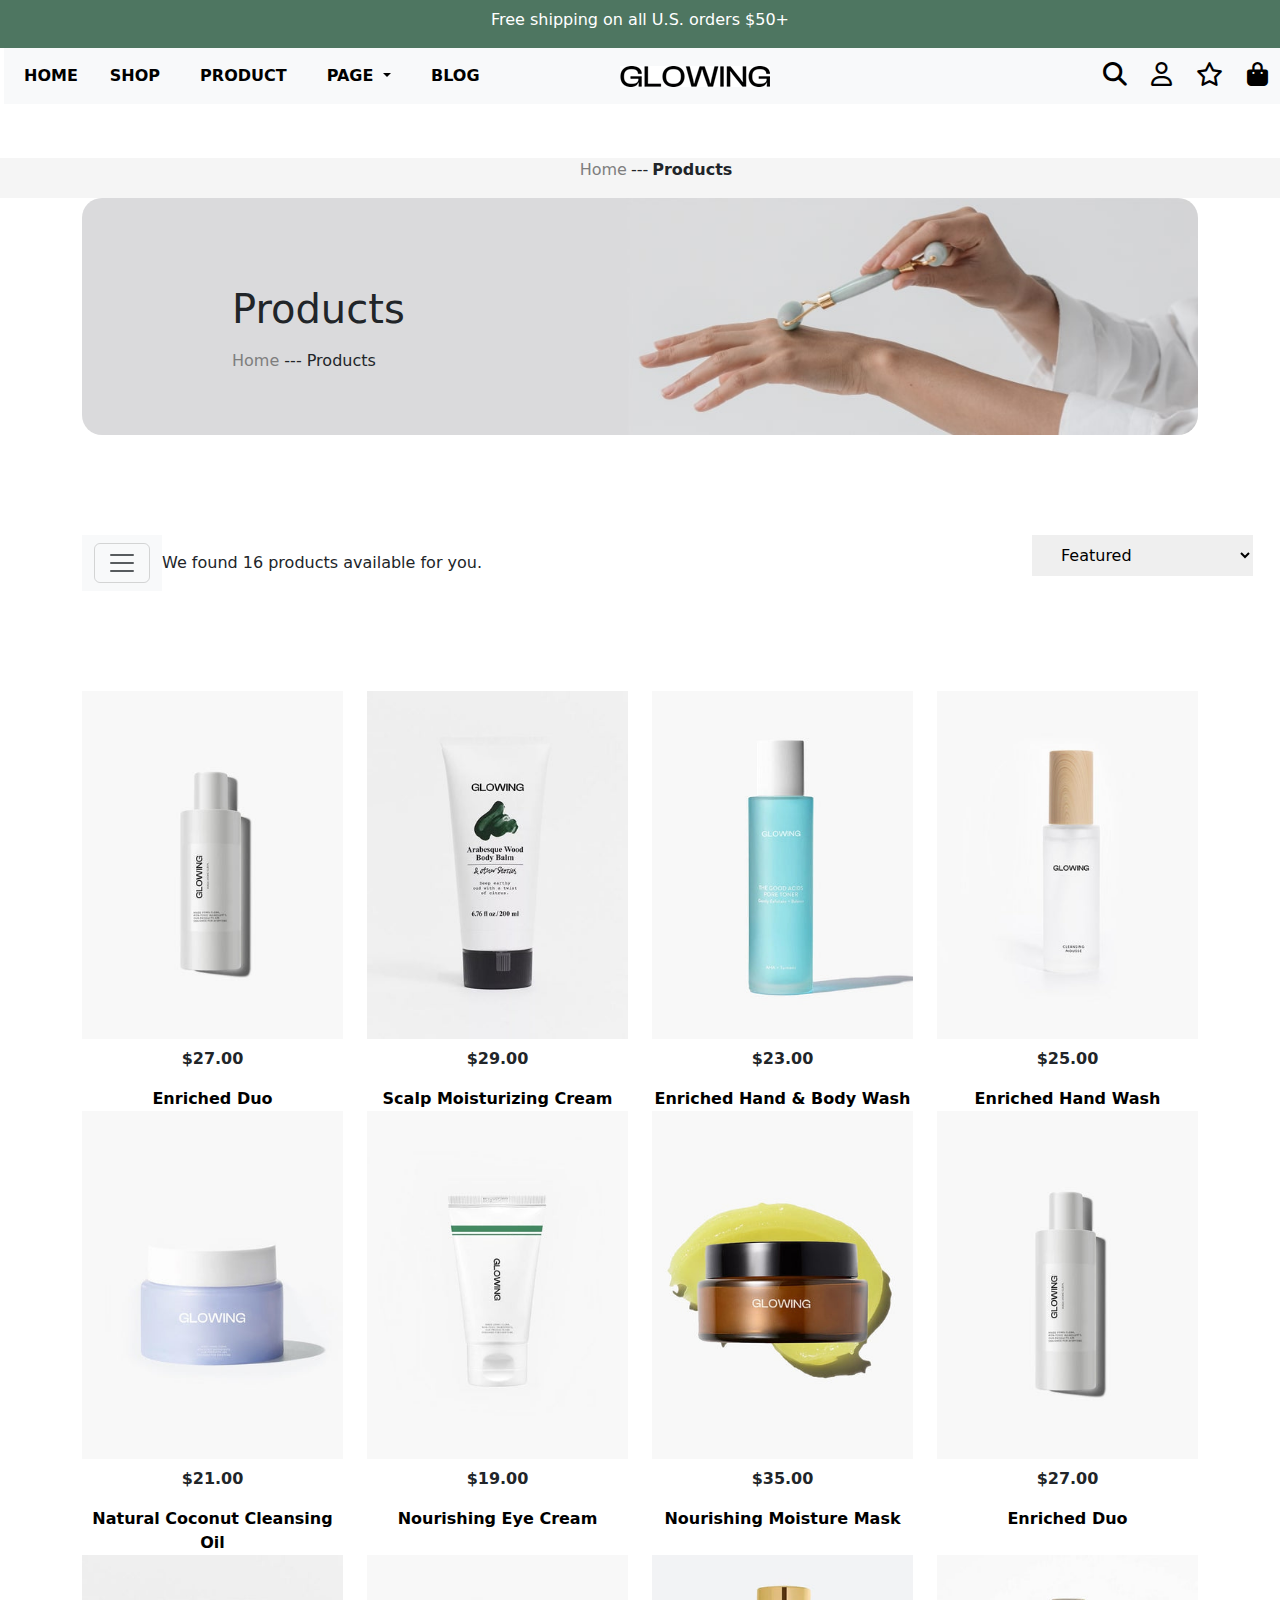
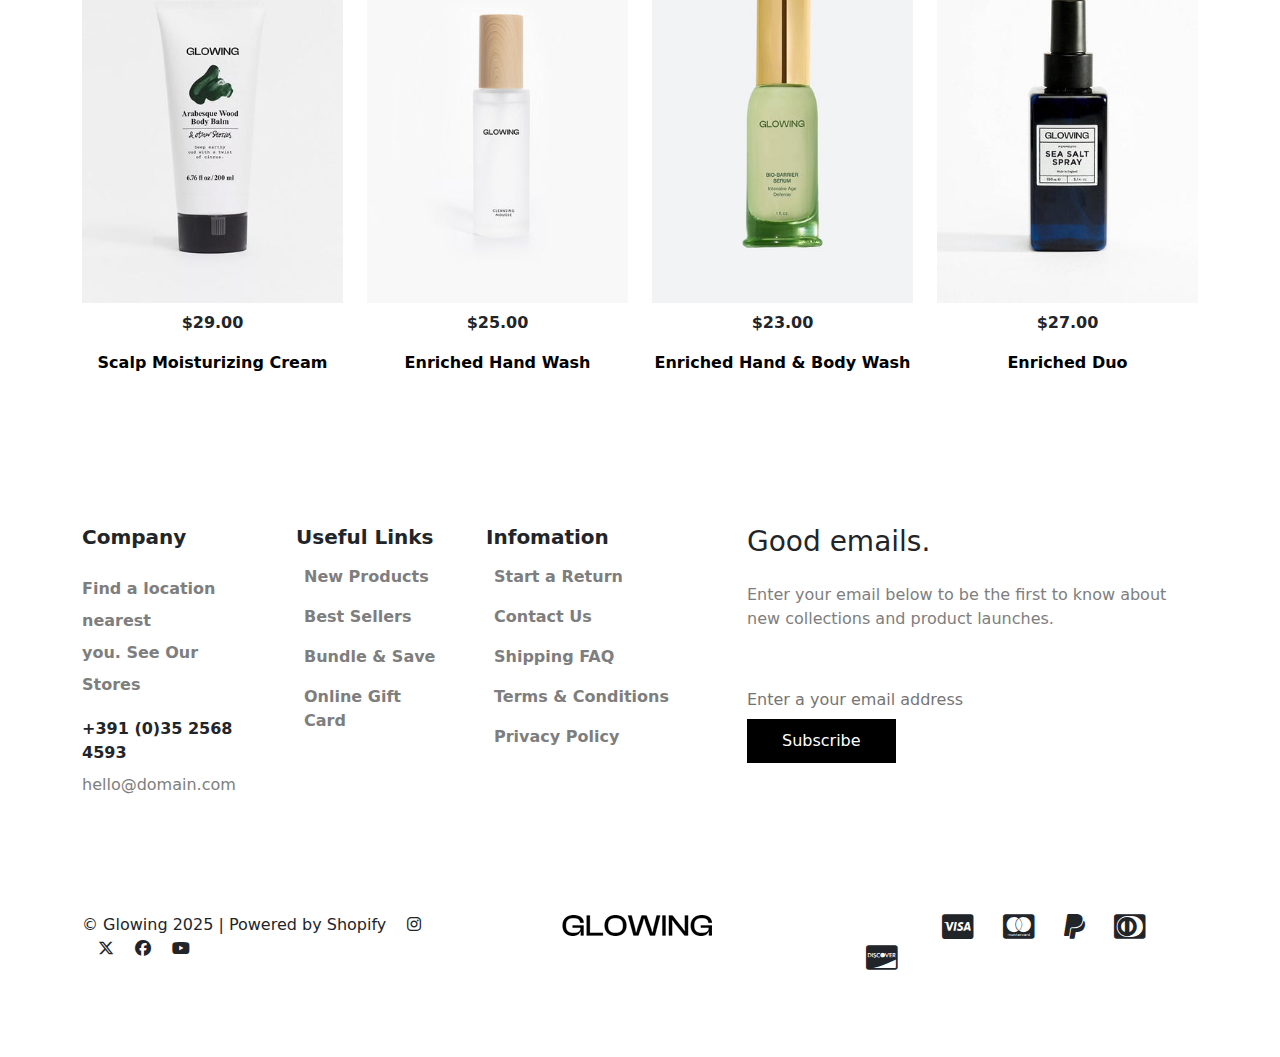
<file: product.html>
<!DOCTYPE html>
<html lang="en">

<head>
    <meta charset="UTF-8">
    <meta name="viewport" content="width=device-width, initial-scale=1.0">
    <title>Document</title>
    <link rel="stylesheet" href="css/bootstrap.min.css">
    <link rel="stylesheet" href="css/all.min.css">
    <link rel="stylesheet" href="css/product.css">
</head>

<body>

    <!-- ----------------------------------header start----------------------------------- -->
    <div class="green">
        <div class="container">
            <div class="row">
                <div class="col text-center main-banner">
                    <p class="text-white mt-2"> Free shipping on all U.S. orders $50+ </p>
                </div>
            </div>
        </div>
    </div>

        <header class="ps-1 pb-1 ">
        <nav class="navbar navbar-expand-lg bg-body-tertiary ">
            <div class="container-fluid">
                <div class="d-flex w-100 align-items-center">
                    <div class="col w-40">
                        <button class="navbar-toggler" type="button" data-bs-toggle="collapse"
                            data-bs-target="#navbarText" aria-controls="navbarText" aria-expanded="false"
                            aria-label="Toggle navigation">
                            <span class="navbar-toggler-icon"></span>
                        </button>
                        <div class="collapse navbar-collapse" id="navbarText">
                            <ul class="navbar-nav me-auto mb-2 mb-lg-0 p">
                                <li class="nav-item ">
                                    <a class="nav-link text-black fw-semibold" href="index.html">HOME </a>
                                </li>
                                <li class="nav-item ms-3">
                                    <a class="nav-link text-black fw-semibold" href="product.html">SHOP</a>
                                </li>
                                <li class="nav-item ms-4">
                                    <a class="nav-link text-black fw-semibold" href="single.html">PRODUCT </a>
                                </li>

                                <li class="nav-item dropdown">
                                    <a class="nav-link dropdown-toggle text-black fw-semibold ms-4" href="#" role="button" data-bs-toggle="dropdown"
                                        aria-expanded="false">
                                         PAGE
                                    </a>
                                    <ul class="dropdown-menu">
                                        <li><a class="dropdown-item" href="about.html">About us</a></li>
                                        <li><a class="dropdown-item" href="contact.html">Contact us</a></li>
                                        <li><a class="dropdown-item" href="find.html">Find a store</a></li>
                                        <li><a class="dropdown-item " href="product.html">page 404</a></li>
                                    </ul>
                                </li>
                                <li class="nav-item ms-4">
                                    <a class="nav-link text-black fw-semibold" href="blog.html">BLOG </a>
                                </li>
                            </ul>
                        </div>
                    </div>
                    <div class="col text-center">
                        <li class="nav-item ms-4">
                            <a class="nav-link text-black fw-semibold" href="#"><img src="image/logo-dark.png"
                                    alt=""></a>
                        </li>
                    </div>
                    <div class="col w-40 ">
                        <ul class="d-flex justify-content-end p ">
                            <li class="nav-item ms-4">
                                <a href=""><i class="fa-solid fa-magnifying-glass fs-4 text-black"></i> </a>
                            </li>
                            <li class="nav-item ms-4">
                                <a href="account.html"><i class="fa-regular fa-user fs-4 text-black"></i></a>
                            </li>
                            <li class="nav-item ms-4">
                                <a href="wishlist.html"><i class="fa-regular fa-star fs-4 text-black"></i></a>
                            </li>
                            <li class="nav-item ms-4">
                                <a href=""> <i class="fa-solid fa-bag-shopping fs-4 text-black"></i></a>
                            </li>
                        </ul>
                    </div>
                </div>
            </div>
        </nav>

    </header>

    <!-- ---------------------------------------headre over------------------------------------ -->

    <!-- ---------------------------------main start---------------------------- -->

    <div class="middle-bg mt-5">
        <div class="container">
            <div class="row mt-50">
                <div class="col-sm-12">
                    <ul class="d-flex justify-content-center">
                        <li> <a href="index.html" class="gray-color ">Home</a></li>
                        <span class="ms-1">---</span>
                        <li class="ms-1 fw-semibold">Products</li>
                    </ul>
                </div>
            </div>
        </div>
    </div>

    <div class="container">
        <div class="row">
            <div class="col">
                <img src="image/v2-bg-page-title.jpg" class="img-fluid bor-re position-relative" alt="...">
                <div class="position-absolute post">
                <h1>Products</h1>
                <p class="mt-3"><a href="index.html" class="gray-color ">Home</a> --- Products</p>
                </div>
            </div>
        </div>
    </div>

    <div class="container">
        <div class="row mt-100">
            <div class="col-md-10 col-sm-12 d-flex">
                <nav class="navbar bg-body-tertiary">
                    <div class="container-fluid">

                        <button class="navbar-toggler" type="button" data-bs-toggle="offcanvas"
                            data-bs-target="#offcanvasNavbar" aria-controls="offcanvasNavbar"
                            aria-label="Toggle navigation">
                            <span class="navbar-toggler-icon"></span>
                        </button>
                        <div class="offcanvas offcanvas-end" tabindex="-1" id="offcanvasNavbar"
                            aria-labelledby="offcanvasNavbarLabel">
                            <div class="offcanvas-header">
                                <h1 class="offcanvas-title" id="offcanvasNavbarLabel">Filter</h1>
                                <button type="button" class="btn-close" data-bs-dismiss="offcanvas"
                                    aria-label="Close"></button>
                            </div>
                            <div class="offcanvas-body">
                                <ul class="navbar-nav justify-content-end flex-grow-1 pe-3">
                                    <li class="nav-item">
                                        <a class="nav-link active" aria-current="page" href="#">
                                            <h4>price</h4>
                                        </a>
                                        <input type="range" name="" id="">
                                        <p>Price from 0$ to 110$</p>
                                    </li>
                                    <li class="nav-item">
                                        <a class="nav-link" href="#">
                                            <h4>color</h4>
                                        </a>
                                    </li>
                                    <li class="nav-item gray-color mt-4">
                                        <input type="checkbox" name="" id=""> Black(8)
                                    </li>
                                    <li class="nav-item gray-color mt-2">
                                        <input type="checkbox" name="" id=""> Blue(7)
                                    </li>
                                    <li class="nav-item gray-color mt-2">
                                        <input type="checkbox" name="" id=""> Brown (1)
                                    </li>
                                    <li class="nav-item gray-color  mt-2">
                                        <input type="checkbox" name="" id=""> Gold(1)
                                    </li>
                                    <li class="nav-item gray-color mt-2">
                                        <input type="checkbox" name="" id=""> Gray(1)
                                    </li>
                                    <li class="nav-item gray-color mt-2">
                                        <input type="checkbox" name="" id=""> Green(4)
                                    </li>
                                    <li class="nav-item gray-color mt-2">
                                        <input type="checkbox" name="" id="">Magenta(1)
                                    </li>
                                    <li class="nav-item gray-color mt-2">
                                        <input type="checkbox" name="" id="">Navy(2)
                                    </li>
                                    <li class="nav-item gray-color mt-2">
                                        <input type="checkbox" name="" id="">Pink(4)
                                    </li>
                                    <li class="nav-item gray-color mt-2">
                                        <input type="checkbox" name="" id="">Piolet(1)
                                    </li>
                                    <li class="nav-item gray-color mt-2">
                                        <input type="checkbox" name="" id="">Purple(2)
                                    </li>
                                    <li class="nav-item gray-color mt-2">
                                        <input type="checkbox" name="" id="">Sky(1)
                                    </li>
                                    <li class="nav-item gray-color mt-2">
                                        <input type="checkbox" name="" id="">Violet(1)
                                    </li>
                                    <li class="nav-item gray-color mt-2">
                                        <input type="checkbox" name="" id="">White(2)
                                    </li>
                                    <li class="nav-item gray-color mt-2">
                                        <input type="checkbox" name="" id="">Yello(1)
                                    </li>
                                    <li class="nav-item gray-color mt-2">
                                        <input type="checkbox" name="" id="">Yellow(4)
                                    </li>

                                    <li class="nav-item mt-5">
                                        <a class="nav-link" href="#">
                                            <h4 class="ms-3">Size</h4>
                                        </a>
                                    </li>

                                    <li class="nav-item">
                                        <button class="side-btn ms-3 mt-">Sm (5)</button>
                                        <button class="side-btn ms-3 ">Small (1)</button>
                                        <button class="side-btn ms-3">Md (6)</button>
                                        <button class="side-btn ms-3 mt-3">Medium (1)</button>
                                        <button class="side-btn ms-3 mt-3">Lg (6)</button>
                                        <button class="side-btn ms-3 mt-3">Large (1)</button>
                                        <button class="side-btn ms-3 mt-3">Xl (1)</button>
                                    </li>

                                    <li class="nav-item mt-5">
                                        <a class="nav-link" href="#">
                                            <h4 class="ms-3">Availability</h4>
                                        </a>
                                    </li>


                                </ul>

                            </div>
                        </div>
                    </div>
                </nav>
                <p class=" mt-3">We found 16 products available for you.</p>
            </div>
            <div class="col-md-2 col-sm-12">
                <select name="" id="">
                    <option value=""> Featured</option>
                    <option value="">Best selling</option>
                    <option value="">Alphabetically, A-Z</option>
                    <option value=""> Alphabetically, Z-A</option>
                    <option value="">Price, low to high</option>
                    <option value="">Price, high to low</option>
                    <option value=""> Date, old to new</option>
                    <option value=""> Date, new to old</option>
                </select>

            </div>
        </div>
    </div>

    <div class="container">
        <div class="row text-center mt-100">
            <div class="col-sm-12 col-md-6 col-lg-3">
                <div class="mm">
                    <img src="image/p4.jpg" class="img-fluid" alt="...">

                    <div class="item-1">
                        <i class="fa-solid fa-bag-shopping "></i>
                        <i class="fa-solid fa-eye"></i>
                        <i class="fa-solid fa-star"></i>
                        <i class="fa-solid fa-arrow-right-arrow-left"></i>
                    </div>

                    <p class="mt-2 fw-bolder">$27.00</p>
                    <a href="" class="fw-bolder text-black">Enriched Duo</a>
                </div>
            </div>
            <div class="col-sm-12 col-md-6 col-lg-3">
                <div class="mm">
                    <img src="image/p1.jpg" class="img-fluid" alt="...">

                    <div class="item-1">
                        <i class="fa-solid fa-bag-shopping "></i>
                        <i class="fa-solid fa-eye"></i>
                        <i class="fa-solid fa-star"></i>
                        <i class="fa-solid fa-arrow-right-arrow-left"></i>
                    </div>

                    <p class="mt-2 fw-bolder">$29.00</p>
                    <a href="" class="fw-bolder text-black">Scalp Moisturizing Cream</a>
                </div>
            </div>
            <div class="col-sm-12 col-md-6 col-lg-3">
                <div class="mm">
                    <img src="image/p3.jpg" class="img-fluid" alt="...">

                    <div class="item-1">
                        <i class="fa-solid fa-bag-shopping "></i>
                        <i class="fa-solid fa-eye"></i>
                        <i class="fa-solid fa-star"></i>
                        <i class="fa-solid fa-arrow-right-arrow-left"></i>
                    </div>

                    <p class="mt-2 fw-bolder">$23.00</p>
                    <a href="" class="fw-bolder text-black">Enriched Hand & Body Wash</a>
                </div>
            </div>
            <div class="col-sm-12 col-md-6 col-lg-3">
                <div class="mm">
                    <img src="image/p2.jpg" class="img-fluid" alt="...">

                    <div class="item-1">
                        <i class="fa-solid fa-bag-shopping "></i>
                        <i class="fa-solid fa-eye"></i>
                        <i class="fa-solid fa-star"></i>
                        <i class="fa-solid fa-arrow-right-arrow-left"></i>
                    </div>

                    <p class="mt-2 fw-bolder">$25.00</p>
                    <a href="" class="fw-bolder text-black">Enriched Hand Wash</a>
                </div>
            </div>
        </div>
        <div class="row text-center">
            <div class="col-sm-12 col-md-6 col-lg-3">
                <div class="mm">
                    <img src="image/product-12-1.jpg" class="img-fluid" alt="...">

                    <div class="item-1">
                        <i class="fa-solid fa-bag-shopping "></i>
                        <i class="fa-solid fa-eye"></i>
                        <i class="fa-solid fa-star"></i>
                        <i class="fa-solid fa-arrow-right-arrow-left"></i>
                    </div>

                    <p class="mt-2 fw-bolder">$21.00</p>
                    <a href="" class="fw-bolder text-black">Natural Coconut Cleansing Oil</a>
                </div>
            </div>

            <div class="col-sm-12 col-md-6 col-lg-3">
                <div class="mm">
                    <img src="image/product-08-1.jpg" class="img-fluid" alt="...">

                    <div class="item-1">
                        <i class="fa-solid fa-bag-shopping "></i>
                        <i class="fa-solid fa-eye"></i>
                        <i class="fa-solid fa-star"></i>
                        <i class="fa-solid fa-arrow-right-arrow-left"></i>
                    </div>

                    <p class="mt-2 fw-bolder"> $19.00</p>
                    <a href="" class="fw-bolder text-black">Nourishing Eye Cream</a>
                </div>
            </div>
            <div class="col-sm-12 col-md-6 col-lg-3">
                <div class="mm">
                    <img src="image/product-02-1.jpg" class="img-fluid" alt="...">

                    <div class="item-1">
                        <i class="fa-solid fa-bag-shopping "></i>
                        <i class="fa-solid fa-eye"></i>
                        <i class="fa-solid fa-star"></i>
                        <i class="fa-solid fa-arrow-right-arrow-left"></i>
                    </div>

                    <p class="mt-2 fw-bolder">$35.00</p>
                    <a href="" class="fw-bolder text-black">Nourishing Moisture Mask</a>
                </div>
            </div>
            <div class="col-sm-12 col-md-6 col-lg-3">
                <div class="mm">
                    <img src="image/p4.jpg" class="img-fluid" alt="...">

                    <div class="item-1">
                        <i class="fa-solid fa-bag-shopping "></i>
                        <i class="fa-solid fa-eye"></i>
                        <i class="fa-solid fa-star"></i>
                        <i class="fa-solid fa-arrow-right-arrow-left"></i>
                    </div>

                    <p class="mt-2 fw-bolder">$27.00</p>
                    <a href="" class="fw-bolder text-black">Enriched Duo</a>
                </div>
            </div>
        </div>

        <div class="row text-center">
            <div class="col-sm-12 col-md-6 col-lg-3">
                <div class="mm">
                    <img src="image/p1.jpg" class="img-fluid" alt="...">

                    <div class="item-1">
                        <i class="fa-solid fa-bag-shopping "></i>
                        <i class="fa-solid fa-eye"></i>
                        <i class="fa-solid fa-star"></i>
                        <i class="fa-solid fa-arrow-right-arrow-left"></i>
                    </div>

                    <p class="mt-2 fw-bolder">$29.00</p>
                    <a href="" class="fw-bolder text-black">Scalp Moisturizing Cream</a>
                </div>
            </div>
            <div class="col-sm-12 col-md-6 col-lg-3">
                <div class="mm">
                    <img src="image/p2.jpg" class="img-fluid" alt="...">

                    <div class="item-1">
                        <i class="fa-solid fa-bag-shopping "></i>
                        <i class="fa-solid fa-eye"></i>
                        <i class="fa-solid fa-star"></i>
                        <i class="fa-solid fa-arrow-right-arrow-left"></i>
                    </div>


                    <p class="mt-2 fw-bolder">$25.00</p>
                    <a class="fw-bolder text-black" href="">Enriched Hand Wash</a>
                </div>
            </div>
            <div class="col-sm-12 col-md-6 col-lg-3">
                <div class="mm">

                    <img src="image/product-01-2 (1).jpg" class="img-fluid" alt="...">

                    <div class="item-1">
                        <i class="fa-solid fa-bag-shopping "></i>
                        <i class="fa-solid fa-eye"></i>
                        <i class="fa-solid fa-star"></i>
                        <i class="fa-solid fa-arrow-right-arrow-left"></i>
                    </div>


                    <p class="mt-2 fw-bolder">$23.00</p>
                    <a href="" class="fw-bolder text-black">Enriched Hand & Body Wash</a>

                </div>
            </div>
            <div class="col-sm-12 col-md-6 col-lg-3">
                <div class="mm">

                    <img src="image/product-07-1.jpg" class="img-fluid" alt="...">


                    <div class="item-1">
                        <i class="fa-solid fa-bag-shopping "></i>
                        <i class="fa-solid fa-eye"></i>
                        <i class="fa-solid fa-star"></i>
                        <i class="fa-solid fa-arrow-right-arrow-left"></i>
                    </div>


                    <p class="mt-2 fw-bolder">$27.00</p>
                    <a href="" class="fw-bolder text-black">Enriched Duo</a>

                </div>
            </div>
        </div>
    </div>






    <!-- --------------------------main over------------------------- -->
   <!-- -----------------------footer start---------------------------- -->

    <div class="container">
        <div class="row mt-150">
            <div class="col-lg-2 col-sm-12 col-md-6">
                <h5 class="fw-bolder ">Company</h5>
                <p class="mt-4 fw-semibold lh-lg gray-color">Find a location nearest <br>you. See Our Stores</p>
                <p class="fw-bolder mt-2 mb-2">+391 (0)35 2568 4593</p>
                <p class="gray-color">hello@domain.com</p>
            </div>
            <div class="col-lg-2 col-sm-12 col-md-6">
                <h5 class="ms-4 fw-bolder">Useful Links</h5>
                <ul>
                    <li class="mt-3"><a href="new.html" class="fw-semibold gray-color">New Products </a></li>
                    <li class="mt-3"><a href="best.html" class="fw-semibold gray-color">Best Sellers</a></li>
                    <li class="mt-3"><a href="best.html" class="fw-semibold gray-color">Bundle & Save </a></li>
                    <li class="mt-3"><a href="best.html" class="gray-color fw-semibold gray-color">Online Gift Card</a></li>

                </ul>
            </div>
            <div class="col-lg-3 col-sm-12 col-md-6">
                <h5 class="ms-4 fw-bolder">Infomation</h5>
                <ul>
                    <li class="mt-3"><a href="index.html" class="gray-color fw-semibold">Start a Return </a></li>
                    <li class="mt-3"><a href="contact.html" class=" gray-color fw-semibold">Contact Us </a></li>
                    <li class="mt-3"><a href="index.html" class="gray-color fw-semibold">Shipping FAQ</a></li>
                    <li class="mt-3"><a href="index.html" class="gray-color fw-semibold">Terms & Conditions</a></li>
                    <li class="mt-3"><a href="index.html" class="gray-color fw-semibold">Privacy Policy</a></li>
                </ul>
            </div>
            <div class="col-lg-5 col-sm-12 col-md-6">
                <h3 class="" >Good emails.</h3>
                <p class="mt-4 gray-color">Enter your email below to be the first to know about new collections and product
                    launches.</p>
                <div class="ftr">
                    <form action="" class="mt-5 ">
                        <input type="email" name="" id="" placeholder="Enter a your email address" class=""><button
                            class="ftr-btn">Subscribe</button>
                    </form>
                </div>
            </div>
        </div>

        <div class="row mt-100 mb-80">
            <div class="col-lg-4  ">
                <p>© Glowing 2025 | Powered by Shopify
                    <i class="fa-brands fa-instagram ms-3 "></i>
                    <i class="fa-brands fa-x-twitter ms-3"></i>
                    <i class="fa-brands fa-facebook ms-3"></i>
                    <i class="fa-brands fa-youtube ms-3"></i>
                </p>
            </div>
            <div class="col-lg-4  ">
                <img src="image/logo-dark.png" class="img-fluid logo-dark ms-100" alt="...">
            </div>
            <div class="col-lg-4  ">
                <i class="fa-brands fa-cc-visa fs-3 ms-100"></i>
                <i class="fa-brands fa-cc-mastercard ms-4 fs-3"></i>
                <i class="fa-brands fa-paypal ms-4 fs-3"></i>
                <i class="fa-brands fa-cc-diners-club ms-4 fs-3"></i>
                <i class="fa-brands fa-cc-discover ms-4 fs-3"></i>
            </div>
        </div>
    </div>

    <!-- ---------------------------------------footer over----------------------------- -->


</body>
<script src="js/bootstrap.bundle.min.js"></script>
<script src="js/jquery.js"></script>

</html>
</file>
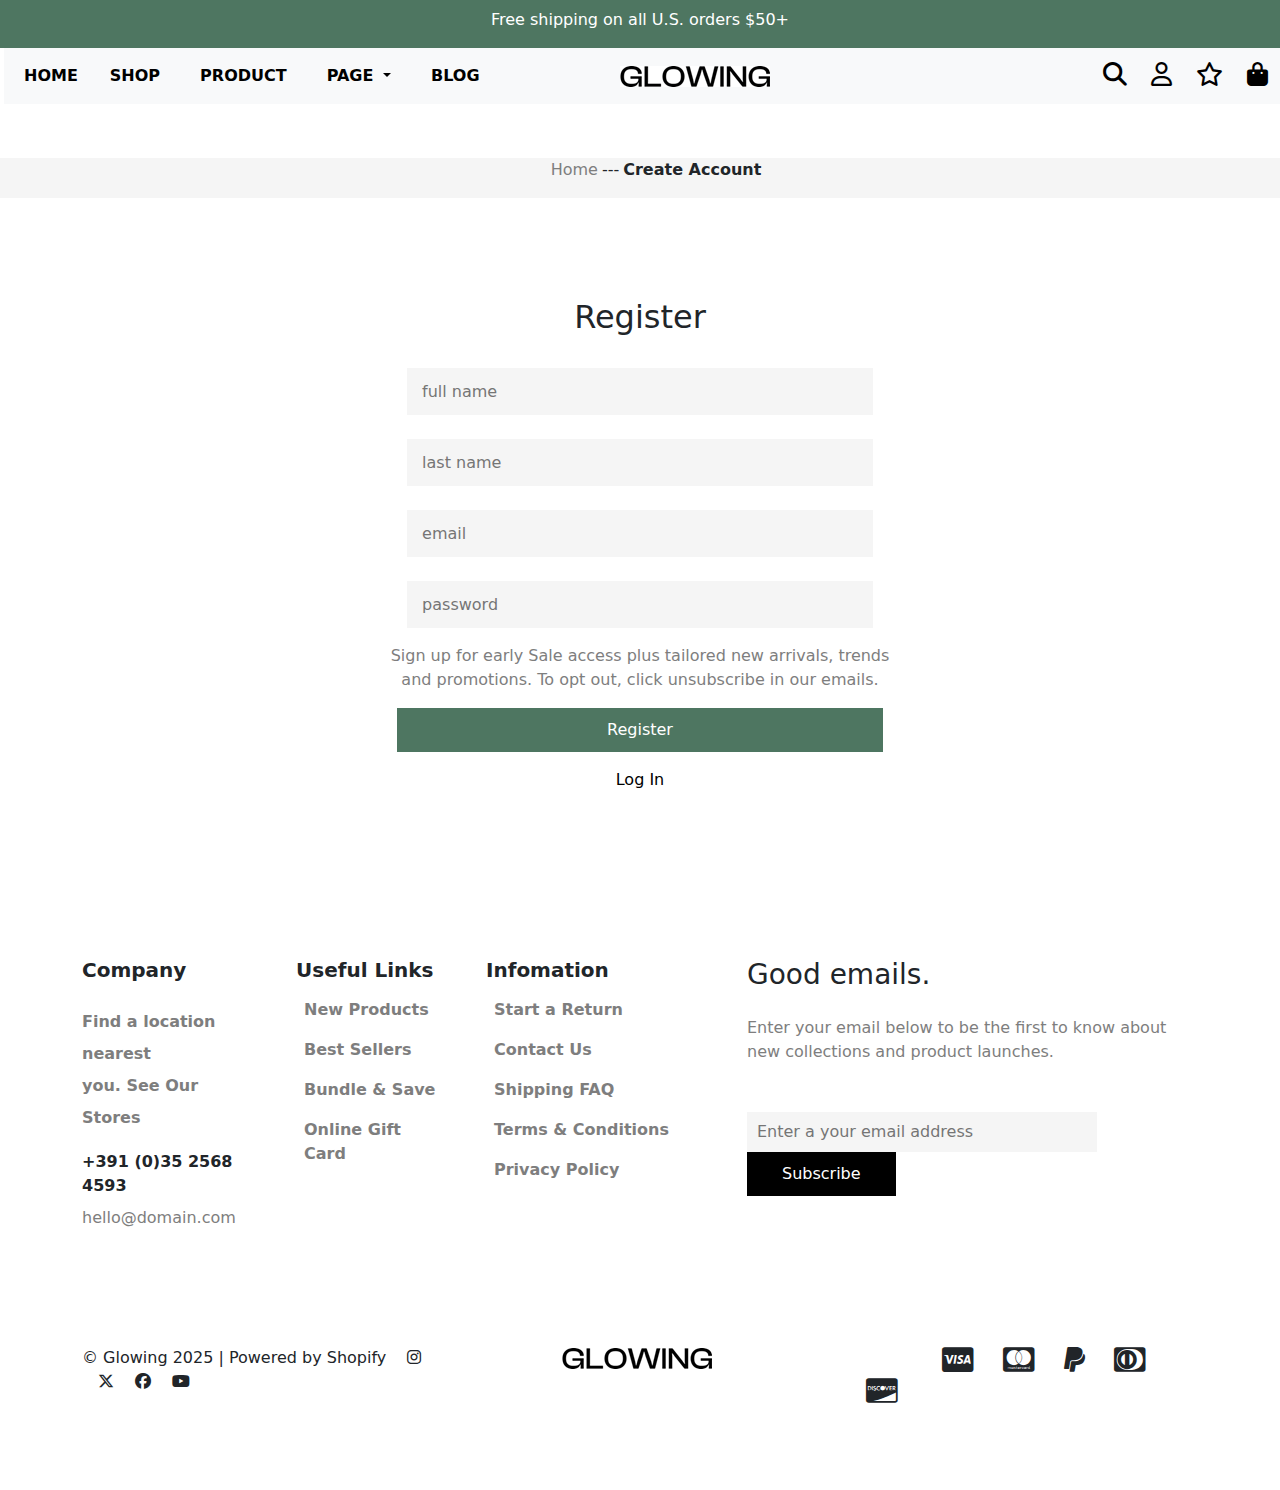
<file: register.html>
<!DOCTYPE html>
<html lang="en">

<head>
    <meta charset="UTF-8">
    <meta name="viewport" content="width=device-width, initial-scale=1.0">
    <title>Register</title>
    <link rel="stylesheet" href="css/bootstrap.min.css">
    <link rel="stylesheet" href="css/all.min.css">
    <link rel="stylesheet" href="css/register.css">
</head>

<body>
    <!-- ----------------------------------header start----------------------------------- -->
    <div class="green">
        <div class="container">
            <div class="row">
                <div class="col text-center main-banner">
                    <p class="text-white mt-2"> Free shipping on all U.S. orders $50+ </p>
                </div>
            </div>
        </div>
    </div>

        <header class="ps-1 pb-1 ">
        <nav class="navbar navbar-expand-lg bg-body-tertiary ">
            <div class="container-fluid">
                <div class="d-flex w-100 align-items-center">
                    <div class="col w-40">
                        <button class="navbar-toggler" type="button" data-bs-toggle="collapse"
                            data-bs-target="#navbarText" aria-controls="navbarText" aria-expanded="false"
                            aria-label="Toggle navigation">
                            <span class="navbar-toggler-icon"></span>
                        </button>
                        <div class="collapse navbar-collapse" id="navbarText">
                            <ul class="navbar-nav me-auto mb-2 mb-lg-0 p">
                                <li class="nav-item ">
                                    <a class="nav-link text-black fw-semibold" href="index.html">HOME </a>
                                </li>
                                <li class="nav-item ms-3">
                                    <a class="nav-link text-black fw-semibold" href="product.html">SHOP</a>
                                </li>
                                <li class="nav-item ms-4">
                                    <a class="nav-link text-black fw-semibold" href="single.html">PRODUCT </a>
                                </li>

                                <li class="nav-item dropdown">
                                    <a class="nav-link dropdown-toggle text-black fw-semibold ms-4" href="#" role="button" data-bs-toggle="dropdown"
                                        aria-expanded="false">
                                         PAGE
                                    </a>
                                    <ul class="dropdown-menu">
                                        <li><a class="dropdown-item" href="about.html">About us</a></li>
                                        <li><a class="dropdown-item" href="contact.html">Contact us</a></li>
                                        <li><a class="dropdown-item" href="find.html">Find a store</a></li>
                                        <li><a class="dropdown-item " href="product.html">page 404</a></li>
                                    </ul>
                                </li>
                                <li class="nav-item ms-4">
                                    <a class="nav-link text-black fw-semibold" href="blog.html">BLOG </a>
                                </li>
                            </ul>
                        </div>
                    </div>
                    <div class="col text-center">
                        <li class="nav-item ms-4">
                            <a class="nav-link text-black fw-semibold" href="#"><img src="image/logo-dark.png"
                                    alt=""></a>
                        </li>
                    </div>
                    <div class="col w-40 ">
                        <ul class="d-flex justify-content-end p ">
                            <li class="nav-item ms-4">
                                <a href=""><i class="fa-solid fa-magnifying-glass fs-4 text-black"></i> </a>
                            </li>
                            <li class="nav-item ms-4">
                                <a href="account.html"><i class="fa-regular fa-user fs-4 text-black"></i></a>
                            </li>
                            <li class="nav-item ms-4">
                                <a href="wishlist.html"><i class="fa-regular fa-star fs-4 text-black"></i></a>
                            </li>
                            <li class="nav-item ms-4">
                                <a href=""> <i class="fa-solid fa-bag-shopping fs-4 text-black"></i></a>
                            </li>
                        </ul>
                    </div>
                </div>
            </div>
        </nav>

    </header>

    <!-- ---------------------------------------headre over------------------------------------ -->

    <!-- ---------------------------------main start---------------------------- -->

    <div class="middle-bg mt-5">
        <div class="container">
            <div class="row mt-50">
                <div class="col-sm-12">
                    <ul class="d-flex justify-content-center">
                        <li> <a href="index.html" class="gray-color ">Home</a></li>
                        <span class="ms-1">---</span>
                        <li class="ms-1 fw-semibold">Create Account</li>
                    </ul>
                </div>
            </div>
        </div>
    </div>


    <div class="container">
        <form action="">
            <div class="row mt-100 text-center">
                <div class="col-lg-12">
                    <h2> Register</h2>
                </div>
                <div class="col-lg-12">
                    <input type="text" class="mt-4" name="" id="" placeholder=" full name">
                </div>
                <div class="col-lg-12">
                    <input type="text" class="mt-4" name="" id="" placeholder=" last name">
                </div>
                <div class="col-lg-12">
                    <input type="email" class="mt-4" name="" id="" placeholder=" email">
                </div>
                <div class="col-lg-12">
                    <input type="text" class="mt-4" name="" id="" placeholder=" password">
                </div>
                <div class="col-lg-12">
                    <p class="gray-color mt-3">Sign up for early Sale access plus tailored new arrivals, trends <br>and
                        promotions. To
                        opt out, click unsubscribe in our emails.</p>
                </div>
                <div class="col-lg-12">
                    <button class="log-btn">Register</button>
                </div>
                <div class="col-lg-12">
                    <button class="acc-btn">Log In</button>
                </div>
            </div>
        </form>
    </div>





    <!-- --------------------------main over------------------------- -->
   <!-- -----------------------footer start---------------------------- -->

    <div class="container">
        <div class="row mt-150">
            <div class="col-lg-2 col-sm-12 col-md-6">
                <h5 class="fw-bolder ">Company</h5>
                <p class="mt-4 fw-semibold lh-lg gray-color">Find a location nearest <br>you. See Our Stores</p>
                <p class="fw-bolder mt-2 mb-2">+391 (0)35 2568 4593</p>
                <p class="gray-color">hello@domain.com</p>
            </div>
            <div class="col-lg-2 col-sm-12 col-md-6">
                <h5 class="ms-4 fw-bolder">Useful Links</h5>
                <ul>
                    <li class="mt-3"><a href="new.html" class="fw-semibold gray-color">New Products </a></li>
                    <li class="mt-3"><a href="best.html" class="fw-semibold gray-color">Best Sellers</a></li>
                    <li class="mt-3"><a href="best.html" class="fw-semibold gray-color">Bundle & Save </a></li>
                    <li class="mt-3"><a href="best.html" class="gray-color fw-semibold gray-color">Online Gift Card</a></li>

                </ul>
            </div>
            <div class="col-lg-3 col-sm-12 col-md-6">
                <h5 class="ms-4 fw-bolder">Infomation</h5>
                <ul>
                    <li class="mt-3"><a href="index.html" class="gray-color fw-semibold">Start a Return </a></li>
                    <li class="mt-3"><a href="contact.html" class=" gray-color fw-semibold">Contact Us </a></li>
                    <li class="mt-3"><a href="index.html" class="gray-color fw-semibold">Shipping FAQ</a></li>
                    <li class="mt-3"><a href="index.html" class="gray-color fw-semibold">Terms & Conditions</a></li>
                    <li class="mt-3"><a href="index.html" class="gray-color fw-semibold">Privacy Policy</a></li>
                </ul>
            </div>
            <div class="col-lg-5 col-sm-12 col-md-6">
                <h3 class="" >Good emails.</h3>
                <p class="mt-4 gray-color">Enter your email below to be the first to know about new collections and product
                    launches.</p>
                <div class="ftr">
                    <form action="" class="mt-5 ">
                        <input type="email" name="" id="" placeholder="Enter a your email address" class=""><button
                            class="ftr-btn">Subscribe</button>
                    </form>
                </div>
            </div>
        </div>

        <div class="row mt-100 mb-80">
            <div class="col-lg-4  ">
                <p>© Glowing 2025 | Powered by Shopify
                    <i class="fa-brands fa-instagram ms-3 "></i>
                    <i class="fa-brands fa-x-twitter ms-3"></i>
                    <i class="fa-brands fa-facebook ms-3"></i>
                    <i class="fa-brands fa-youtube ms-3"></i>
                </p>
            </div>
            <div class="col-lg-4  ">
                <img src="image/logo-dark.png" class="img-fluid logo-dark ms-100" alt="...">
            </div>
            <div class="col-lg-4  ">
                <i class="fa-brands fa-cc-visa fs-3 ms-100"></i>
                <i class="fa-brands fa-cc-mastercard ms-4 fs-3"></i>
                <i class="fa-brands fa-paypal ms-4 fs-3"></i>
                <i class="fa-brands fa-cc-diners-club ms-4 fs-3"></i>
                <i class="fa-brands fa-cc-discover ms-4 fs-3"></i>
            </div>
        </div>
    </div>

    <!-- ---------------------------------------footer over----------------------------- -->

</body>
<script src="js/bootstrap.bundle.min.js"></script>
<script src="js/jquery.js"></script>

</html>
</file>
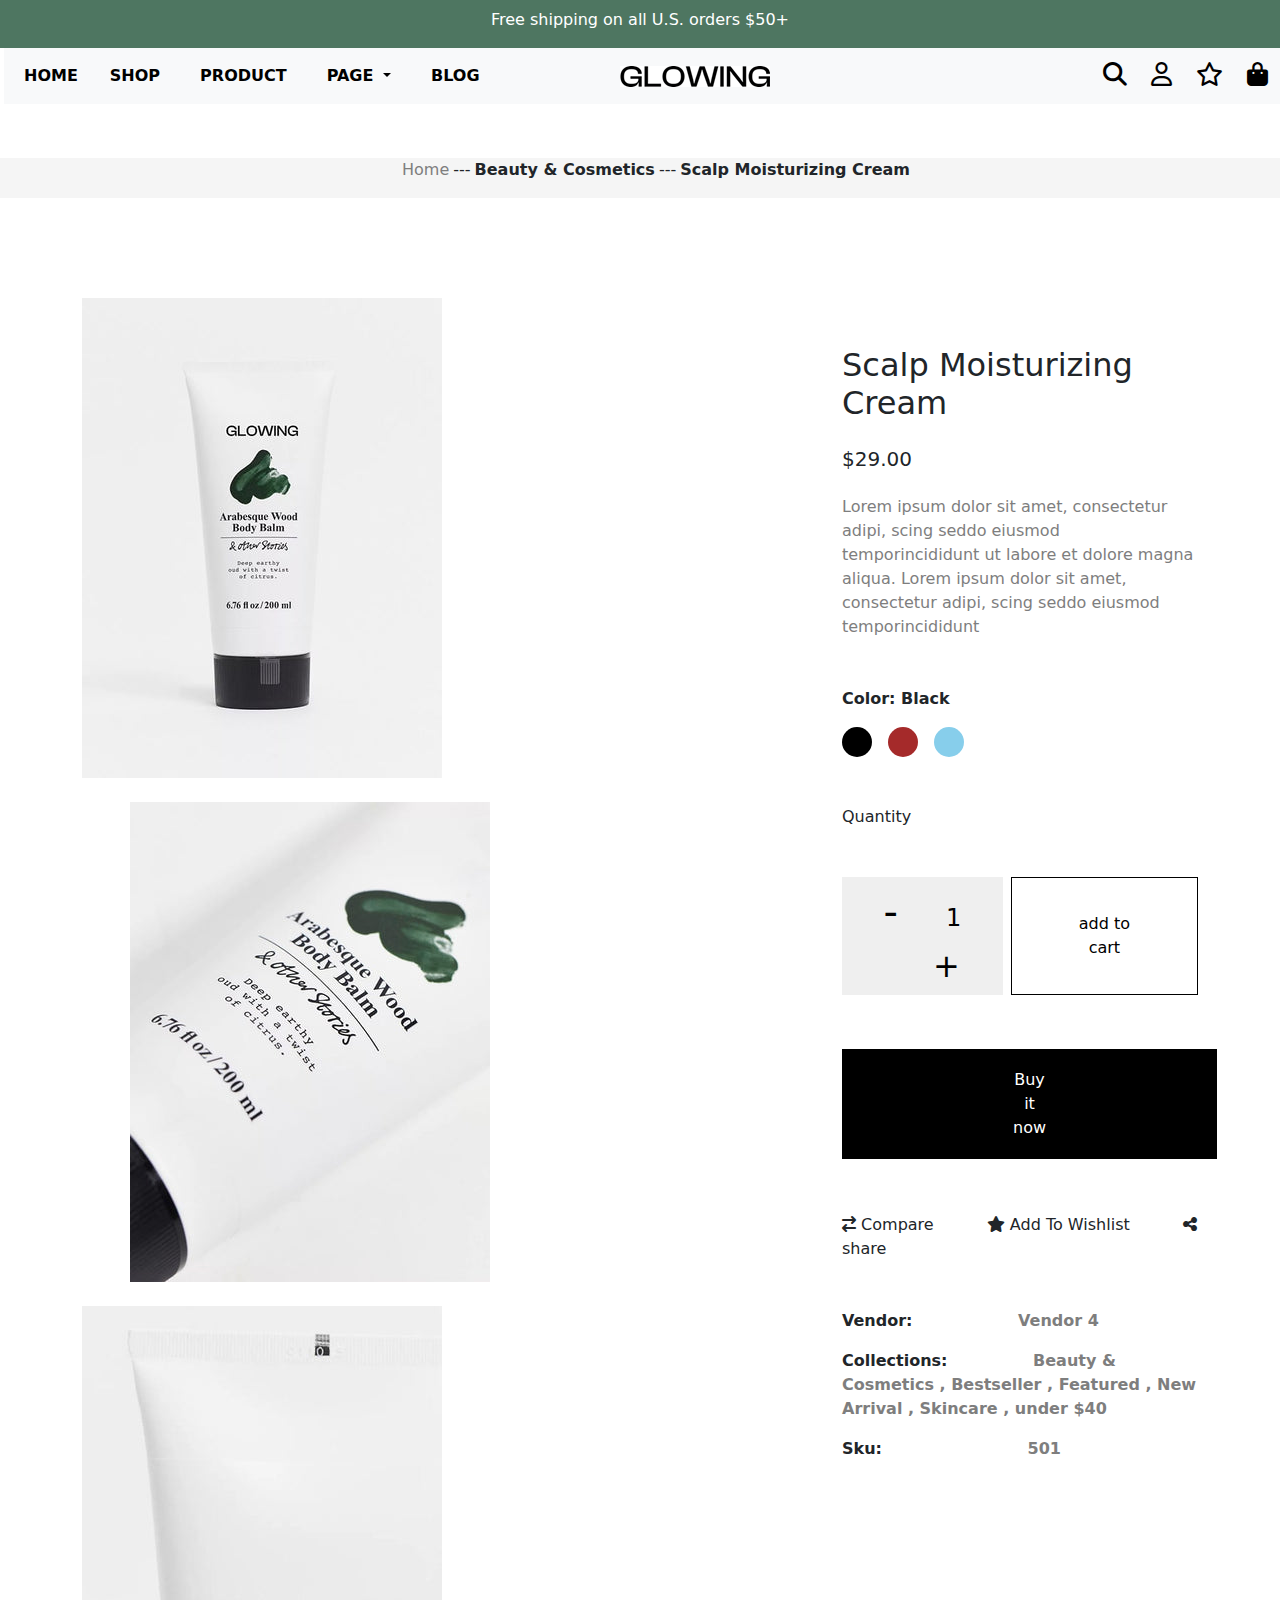
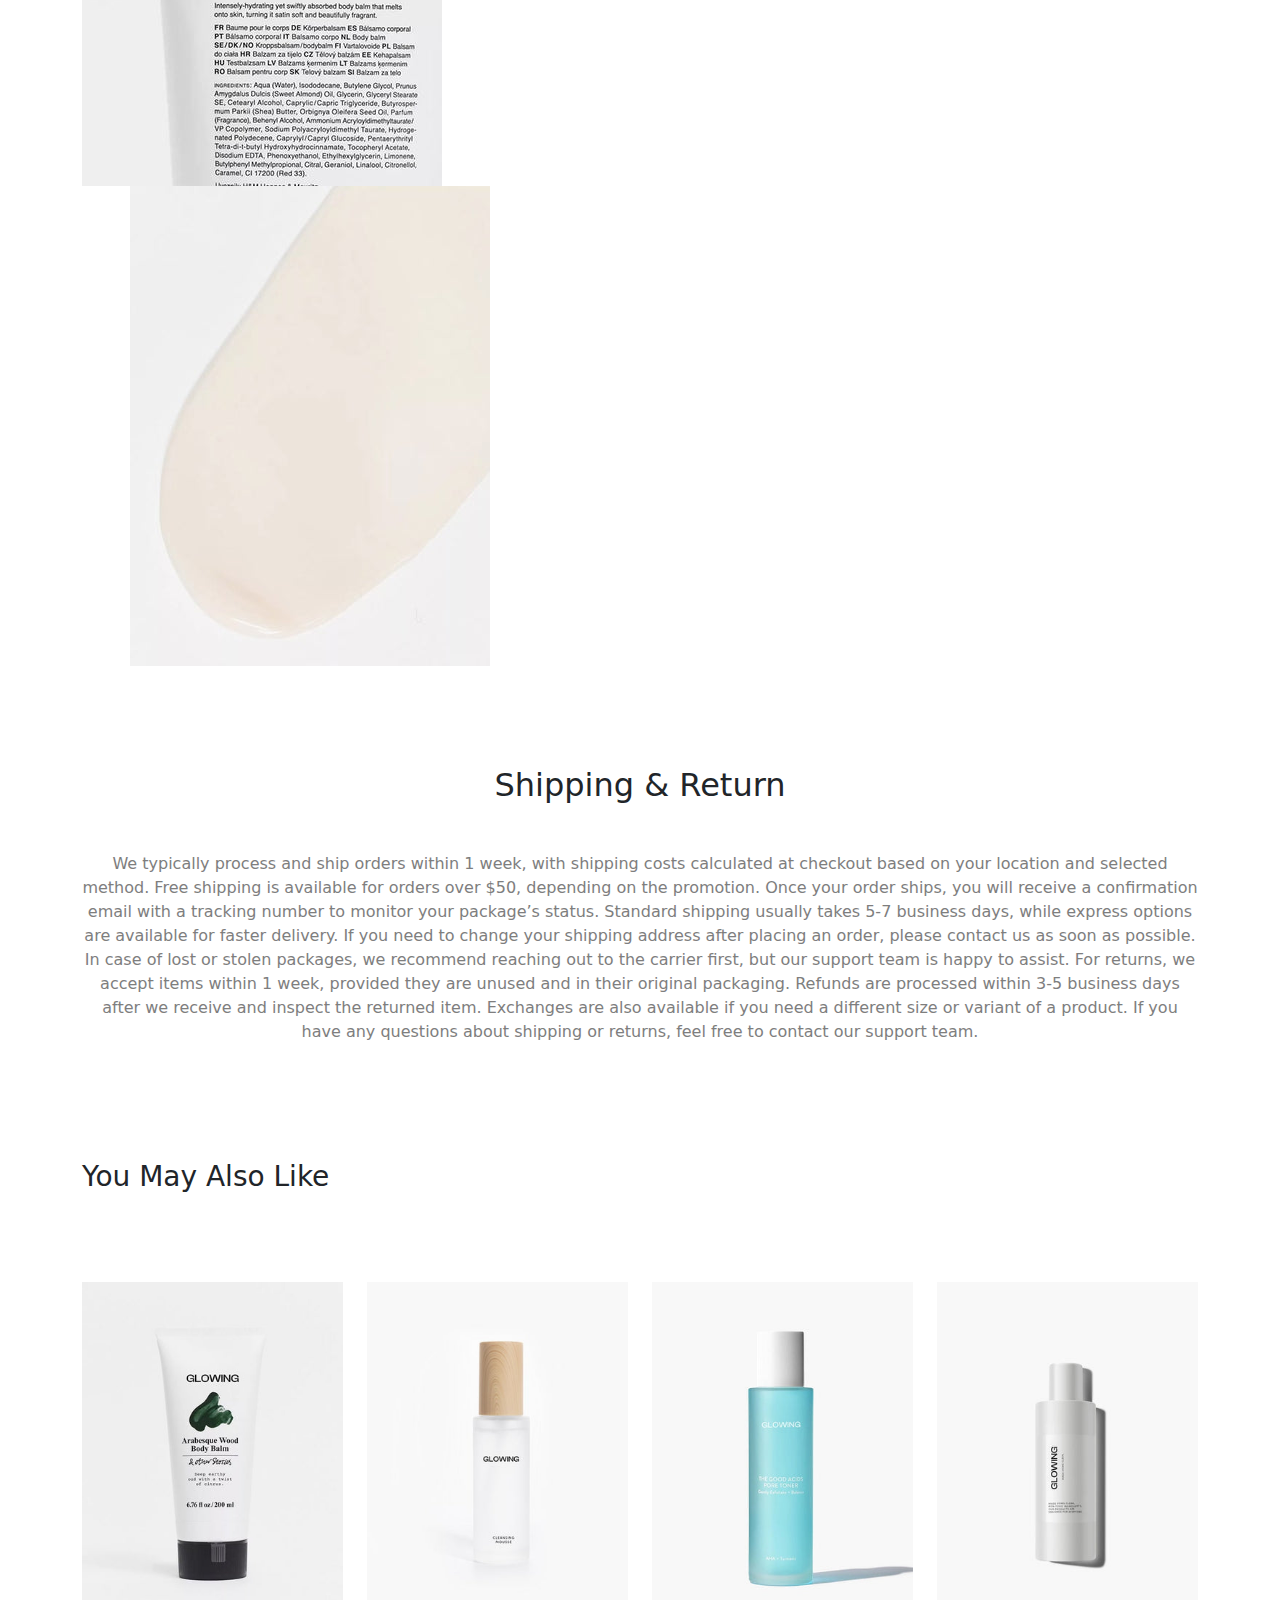
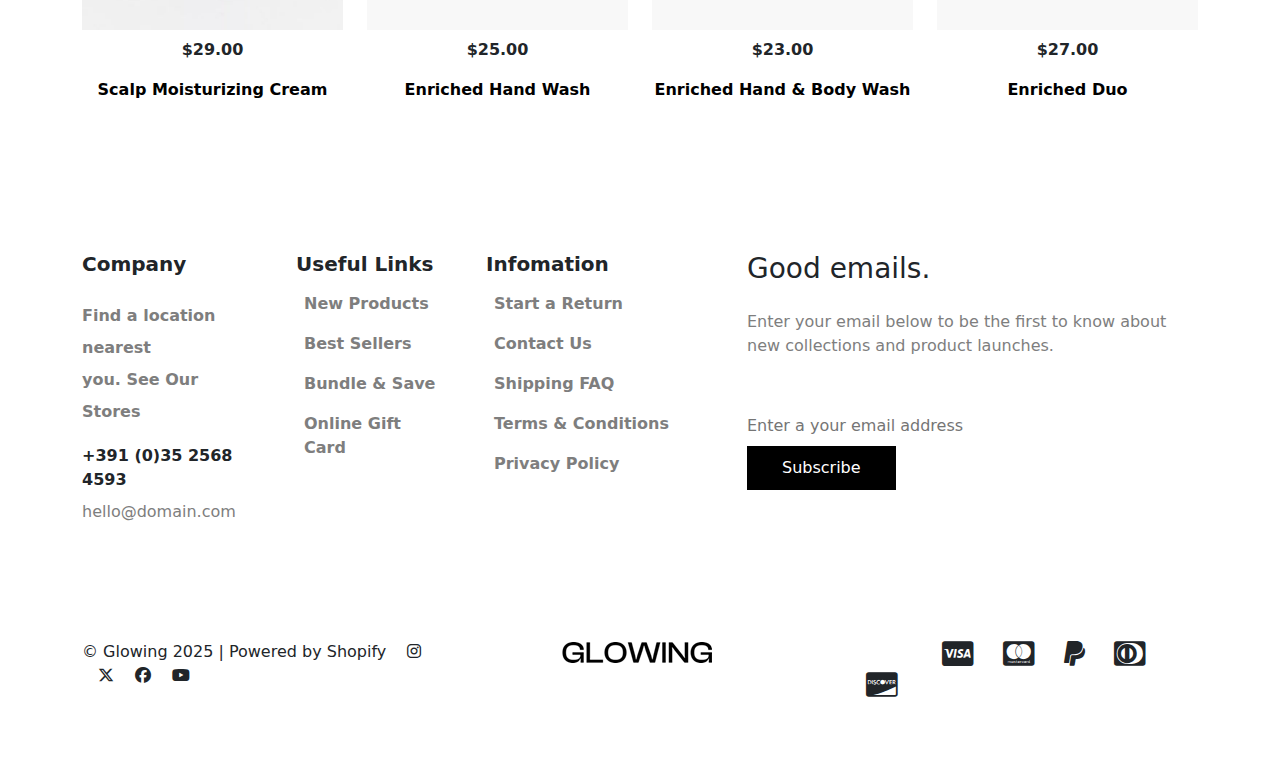
<file: single.html>
<!DOCTYPE html>
<html lang="en">

<head>
    <meta charset="UTF-8">
    <meta name="viewport" content="width=device-width, initial-scale=1.0">
    <title>account</title>
    <link rel="stylesheet" href="css/bootstrap.min.css">
    <link rel="stylesheet" href="css/all.min.css">
    <link rel="stylesheet" href="css/single.css">
</head>

<body>
    <!-- ----------------------------------header start----------------------------------- -->
    <div class="green">
        <div class="container">
            <div class="row">
                <div class="col text-center main-banner">
                    <p class="text-white mt-2"> Free shipping on all U.S. orders $50+ </p>
                </div>
            </div>
        </div>
    </div>

        <header class="ps-1 pb-1 ">
        <nav class="navbar navbar-expand-lg bg-body-tertiary ">
            <div class="container-fluid">
                <div class="d-flex w-100 align-items-center">
                    <div class="col w-40">
                        <button class="navbar-toggler" type="button" data-bs-toggle="collapse"
                            data-bs-target="#navbarText" aria-controls="navbarText" aria-expanded="false"
                            aria-label="Toggle navigation">
                            <span class="navbar-toggler-icon"></span>
                        </button>
                        <div class="collapse navbar-collapse" id="navbarText">
                            <ul class="navbar-nav me-auto mb-2 mb-lg-0 p">
                                <li class="nav-item ">
                                    <a class="nav-link text-black fw-semibold" href="index.html">HOME </a>
                                </li>
                                <li class="nav-item ms-3">
                                    <a class="nav-link text-black fw-semibold" href="product.html">SHOP</a>
                                </li>
                                <li class="nav-item ms-4">
                                    <a class="nav-link text-black fw-semibold" href="single.html">PRODUCT </a>
                                </li>

                                <li class="nav-item dropdown">
                                    <a class="nav-link dropdown-toggle text-black fw-semibold ms-4" href="#" role="button" data-bs-toggle="dropdown"
                                        aria-expanded="false">
                                         PAGE
                                    </a>
                                    <ul class="dropdown-menu">
                                        <li><a class="dropdown-item" href="about.html">About us</a></li>
                                        <li><a class="dropdown-item" href="contact.html">Contact us</a></li>
                                        <li><a class="dropdown-item" href="find.html">Find a store</a></li>
                                        <li><a class="dropdown-item " href="product.html">page 404</a></li>
                                    </ul>
                                </li>
                                <li class="nav-item ms-4">
                                    <a class="nav-link text-black fw-semibold" href="blog.html">BLOG </a>
                                </li>
                            </ul>
                        </div>
                    </div>
                    <div class="col text-center">
                        <li class="nav-item ms-4">
                            <a class="nav-link text-black fw-semibold" href="#"><img src="image/logo-dark.png"
                                    alt=""></a>
                        </li>
                    </div>
                    <div class="col w-40 ">
                        <ul class="d-flex justify-content-end p ">
                            <li class="nav-item ms-4">
                                <a href=""><i class="fa-solid fa-magnifying-glass fs-4 text-black"></i> </a>
                            </li>
                            <li class="nav-item ms-4">
                                <a href="account.html"><i class="fa-regular fa-user fs-4 text-black"></i></a>
                            </li>
                            <li class="nav-item ms-4">
                                <a href="wishlist.html"><i class="fa-regular fa-star fs-4 text-black"></i></a>
                            </li>
                            <li class="nav-item ms-4">
                                <a href=""> <i class="fa-solid fa-bag-shopping fs-4 text-black"></i></a>
                            </li>
                        </ul>
                    </div>
                </div>
            </div>
        </nav>

    </header>

    <!-- ---------------------------------------headre over------------------------------------ -->

    <!-- ---------------------------------main start---------------------------- -->

    <div class="middle-bg mt-5">
        <div class="container">
            <div class="row mt-50">
                <div class="col-sm-12">
                    <ul class="d-flex justify-content-center">
                        <li> <a href="index.html" class="gray-color ">Home</a></li>
                        <span class="ms-1">---</span>
                        <li class="ms-1 fw-semibold">Beauty & Cosmetics</li>
                        <span class="ms-1">---</span>
                        <li class="ms-1 fw-semibold">Scalp Moisturizing Cream</li>
                    </ul>
                </div>
            </div>
        </div>
    </div>


    <div class="container">
        <div class="row mt-100">
            <div class="col-md-8 col-sm-12">
                <img src="image/product-11-1.jpg" class="img-fluid mb-4" alt="...">
                <img src="image/product-11-2.jpg" class="img-fluid ms-5 mb-4" alt="...">
                <br>
                <img src="image/product-11-3.jpg" class="img-fluid " alt="...">
                <img src="image/product-11-4.jpg" class="img-fluid ms-5 " alt="...">
            </div>

            <div class="col-md-4 col-sm-12 mt-5">
                <h2>Scalp Moisturizing Cream</h1>
                    <h5 class="mt-4 mb-4">$29.00</h5>
                    <p class="gray-color mb-5">Lorem ipsum dolor sit amet, consectetur adipi, scing seddo eiusmod
                        temporincididunt ut labore et dolore magna aliqua. Lorem ipsum dolor sit amet, consectetur
                        adipi, scing seddo eiusmod temporincididunt</p>
                    <p class="fw-semibold">Color: Black</p>
                    <div class="d-flex">
                        <div class="box-color-1 "></div>
                        <div class="box-color-2 ms-3"></div>
                        <div class="box-color-3 ms-3"></div>
                    </div>
                    <p class="mt-5 mb-5">Quantity</p>
                    <div class="d-flex">
                        <button class="qun-btn"> <span class="fs-1">-</span><span class="ms-5 fs-4">1</span><span
                                class="ms-5 fs-2"> +</span></button>
                        <button class="add-btn ms-2"> add to cart</button>
                    </div>
                    <div class=" mt-5">
                        <button class="by-btn ">Buy it now</button>
                    </div>
                    <div class="mt-5 ">
                        <span class="iconn"> <i class="fa-solid fa-arrow-right-arrow-left"></i> Compare</span>
                        <span class="iconn"><i class="fa-solid fa-star ms-5"></i> Add To Wishlist</span>
                        <span class="iconn"><i class="fa-solid fa-share-nodes ms-5"></i> share</span>
                    </div>
                    <div class="mt-5 fw-semibold">
                        <p>Vendor: <span class="ms-100 gray-color">Vendor 4</span></p>
                        <p>Collections: <span class="ms-80 gray-color">Beauty & Cosmetics , Bestseller , Featured , New
                                Arrival , Skincare , under $40</span></p>
                        <p>Sku: <span class="ms-150 gray-color">501</span></p>
                    </div>
            </div>

        </div>
    </div>


    <div class="container">
        <div class="row mt-100 text-center">
            <div class="col-sm-12">
                <h2>Shipping & Return</h2>
                <p class="mt-5 gray-color ">We typically process and ship orders within 1 week, with shipping costs calculated at checkout based on your location and selected method. Free shipping is available for orders over $50, depending on the promotion. Once your order ships, you will receive a confirmation email with a tracking number to monitor your package’s status. Standard shipping usually takes 5-7 business days, while express options are available for faster delivery. If you need to change your shipping address after placing an order, please contact us as soon as possible. In case of lost or stolen packages, we recommend reaching out to the carrier first, but our support team is happy to assist. For returns, we accept items within 1 week, provided they are unused and in their original packaging. Refunds are processed within 3-5 business days after we receive and inspect the returned item. Exchanges are also available if you need a different size or variant of a product. If you have any questions about shipping or returns, feel free to contact our support team.</p>
            </div>
        </div>
    </div>

    <div class="container">

        <div class="row mt-100">
                <h3>You May Also Like</h3>
            </div>
        <div class="row mt-80 text-center">

            
            <div class="col-sm-12 col-md-6 col-lg-3 ">
                
                <div class="mm">
                    <img src="image/p1.jpg" class="img-fluid" alt="...">

                    <div class="item-1">
                        <i class="fa-solid fa-bag-shopping "></i>
                        <i class="fa-solid fa-eye"></i>
                        <i class="fa-solid fa-star"></i>
                        <i class="fa-solid fa-arrow-right-arrow-left"></i>
                    </div>

                    <p class="mt-2 fw-bolder">$29.00</p>
                    <a href="" class="fw-bolder text-black">Scalp Moisturizing Cream</a>
                </div>
            </div>
            <div class="col-sm-12 col-md-6 col-lg-3">
                <div class="mm">
                    <img src="image/p2.jpg" class="img-fluid" alt="...">

                    <div class="item-1">
                        <i class="fa-solid fa-bag-shopping "></i>
                        <i class="fa-solid fa-eye"></i>
                        <i class="fa-solid fa-star"></i>
                        <i class="fa-solid fa-arrow-right-arrow-left"></i>
                    </div>


                    <p class="mt-2 fw-bolder">$25.00</p>
                    <a class="fw-bolder text-black" href="">Enriched Hand Wash</a>
                </div>
            </div>
            <div class="col-sm-12 col-md-6 col-lg-3">
                <div class="mm">

                    <img src="image/p3.jpg" class="img-fluid" alt="...">

                    <div class="item-1">
                        <i class="fa-solid fa-bag-shopping "></i>
                        <i class="fa-solid fa-eye"></i>
                        <i class="fa-solid fa-star"></i>
                        <i class="fa-solid fa-arrow-right-arrow-left"></i>
                    </div>


                    <p class="mt-2 fw-bolder">$23.00</p>
                    <a href="" class="fw-bolder text-black">Enriched Hand & Body Wash</a>

                </div>
            </div>
            <div class="col-sm-12 col-md-6 col-lg-3">
                <div class="mm">

                    <img src="image/p4.jpg" class="img-fluid" alt="...">


                    <div class="item-1">
                        <i class="fa-solid fa-bag-shopping "></i>
                        <i class="fa-solid fa-eye"></i>
                        <i class="fa-solid fa-star"></i>
                        <i class="fa-solid fa-arrow-right-arrow-left"></i>
                    </div>


                    <p class="mt-2 fw-bolder">$27.00</p>
                    <a href="" class="fw-bolder text-black">Enriched Duo</a>

                </div>
            </div>
        </div>
    </div>
    </div>



    <!-- --------------------------main over------------------------- -->
   <!-- -----------------------footer start---------------------------- -->

    <div class="container">
        <div class="row mt-150">
            <div class="col-lg-2 col-sm-12 col-md-6">
                <h5 class="fw-bolder ">Company</h5>
                <p class="mt-4 fw-semibold lh-lg gray-color">Find a location nearest <br>you. See Our Stores</p>
                <p class="fw-bolder mt-2 mb-2">+391 (0)35 2568 4593</p>
                <p class="gray-color">hello@domain.com</p>
            </div>
            <div class="col-lg-2 col-sm-12 col-md-6">
                <h5 class="ms-4 fw-bolder">Useful Links</h5>
                <ul>
                    <li class="mt-3"><a href="new.html" class="fw-semibold gray-color">New Products </a></li>
                    <li class="mt-3"><a href="best.html" class="fw-semibold gray-color">Best Sellers</a></li>
                    <li class="mt-3"><a href="best.html" class="fw-semibold gray-color">Bundle & Save </a></li>
                    <li class="mt-3"><a href="best.html" class="gray-color fw-semibold gray-color">Online Gift Card</a></li>

                </ul>
            </div>
            <div class="col-lg-3 col-sm-12 col-md-6">
                <h5 class="ms-4 fw-bolder">Infomation</h5>
                <ul>
                    <li class="mt-3"><a href="index.html" class="gray-color fw-semibold">Start a Return </a></li>
                    <li class="mt-3"><a href="contact.html" class=" gray-color fw-semibold">Contact Us </a></li>
                    <li class="mt-3"><a href="index.html" class="gray-color fw-semibold">Shipping FAQ</a></li>
                    <li class="mt-3"><a href="index.html" class="gray-color fw-semibold">Terms & Conditions</a></li>
                    <li class="mt-3"><a href="index.html" class="gray-color fw-semibold">Privacy Policy</a></li>
                </ul>
            </div>
            <div class="col-lg-5 col-sm-12 col-md-6">
                <h3 class="" >Good emails.</h3>
                <p class="mt-4 gray-color">Enter your email below to be the first to know about new collections and product
                    launches.</p>
                <div class="ftr">
                    <form action="" class="mt-5 ">
                        <input type="email" name="" id="" placeholder="Enter a your email address" class=""><button
                            class="ftr-btn">Subscribe</button>
                    </form>
                </div>
            </div>
        </div>

        <div class="row mt-100 mb-80">
            <div class="col-lg-4  ">
                <p>© Glowing 2025 | Powered by Shopify
                    <i class="fa-brands fa-instagram ms-3 "></i>
                    <i class="fa-brands fa-x-twitter ms-3"></i>
                    <i class="fa-brands fa-facebook ms-3"></i>
                    <i class="fa-brands fa-youtube ms-3"></i>
                </p>
            </div>
            <div class="col-lg-4  ">
                <img src="image/logo-dark.png" class="img-fluid logo-dark ms-100" alt="...">
            </div>
            <div class="col-lg-4  ">
                <i class="fa-brands fa-cc-visa fs-3 ms-100"></i>
                <i class="fa-brands fa-cc-mastercard ms-4 fs-3"></i>
                <i class="fa-brands fa-paypal ms-4 fs-3"></i>
                <i class="fa-brands fa-cc-diners-club ms-4 fs-3"></i>
                <i class="fa-brands fa-cc-discover ms-4 fs-3"></i>
            </div>
        </div>
    </div>

    <!-- ---------------------------------------footer over----------------------------- -->

</body>
<script src="js/bootstrap.bundle.min.js"></script>
<script src="js/jquery.js"></script>

</html>
</file>
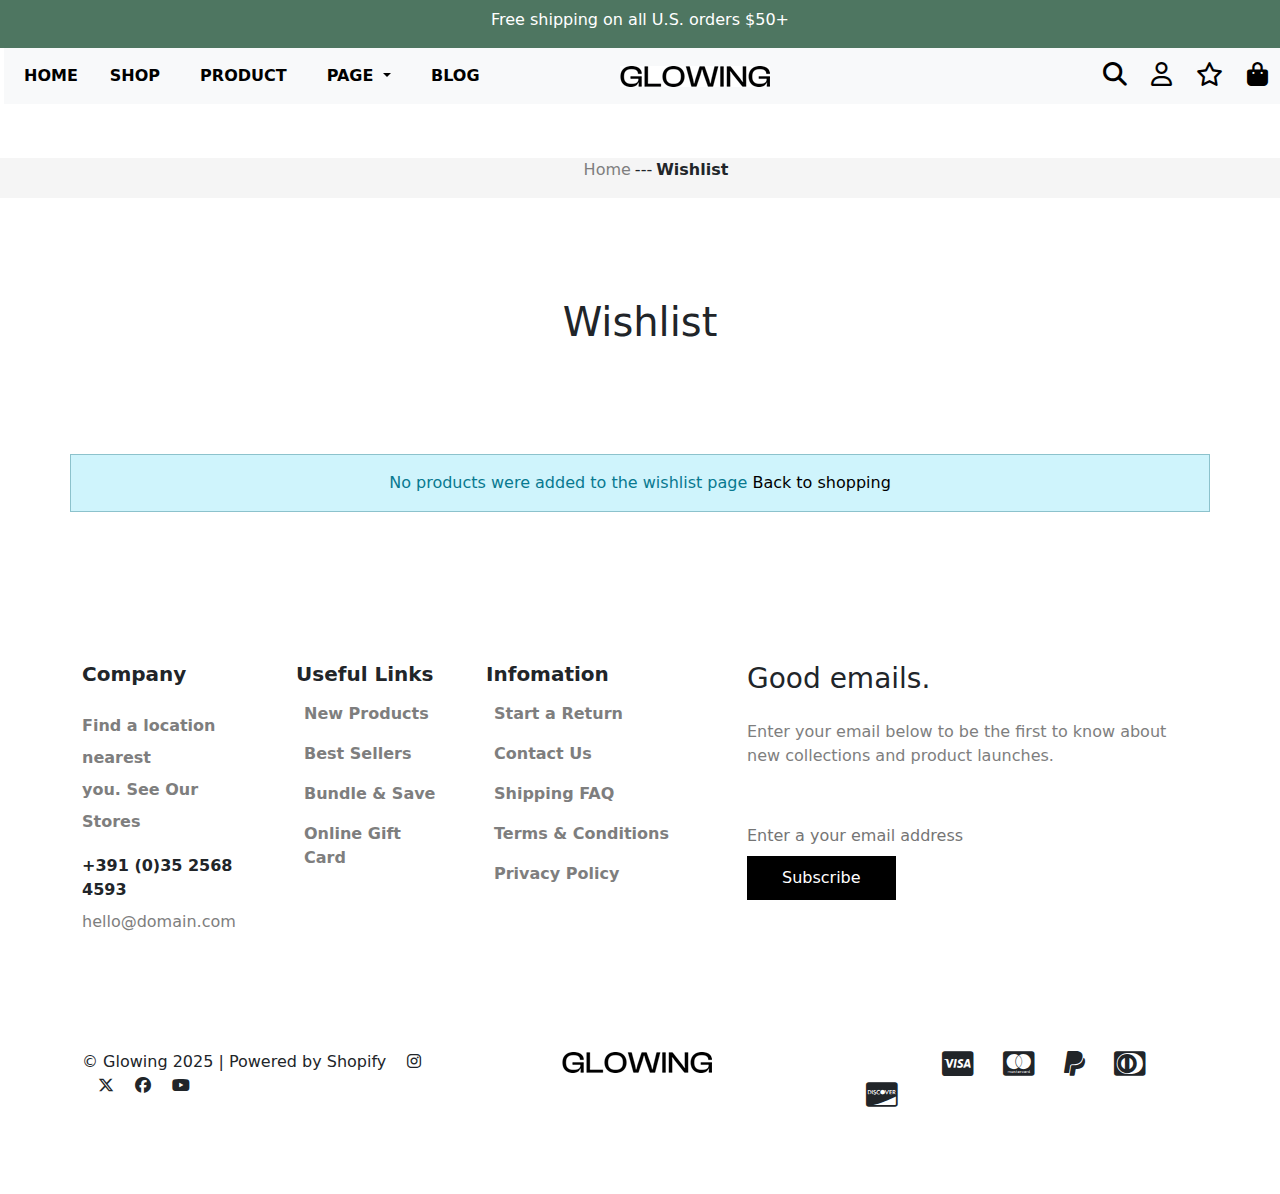
<file: wishlist.html>
<!DOCTYPE html>
<html lang="en">
<head>
    <meta charset="UTF-8">
    <meta name="viewport" content="width=device-width, initial-scale=1.0">
    <title>Document</title>
    <link rel="stylesheet" href="css/bootstrap.min.css">
    <link rel="stylesheet" href="css/all.min.css">
    <link rel="stylesheet" href="css/wishlist.css">
</head>
<body>

     <!-- ----------------------------------header start----------------------------------- -->
    <div class="green">
        <div class="container">
            <div class="row">
                <div class="col text-center main-banner">
                    <p class="text-white mt-2"> Free shipping on all U.S. orders $50+ </p>
                </div>
            </div>
        </div>
    </div>

        <header class="ps-1 pb-1 ">
        <nav class="navbar navbar-expand-lg bg-body-tertiary ">
            <div class="container-fluid">
                <div class="d-flex w-100 align-items-center">
                    <div class="col w-40">
                        <button class="navbar-toggler" type="button" data-bs-toggle="collapse"
                            data-bs-target="#navbarText" aria-controls="navbarText" aria-expanded="false"
                            aria-label="Toggle navigation">
                            <span class="navbar-toggler-icon"></span>
                        </button>
                        <div class="collapse navbar-collapse" id="navbarText">
                            <ul class="navbar-nav me-auto mb-2 mb-lg-0 p">
                                <li class="nav-item ">
                                    <a class="nav-link text-black fw-semibold" href="index.html">HOME </a>
                                </li>
                                <li class="nav-item ms-3">
                                    <a class="nav-link text-black fw-semibold" href="product.html">SHOP</a>
                                </li>
                                <li class="nav-item ms-4">
                                    <a class="nav-link text-black fw-semibold" href="single.html">PRODUCT </a>
                                </li>

                                <li class="nav-item dropdown">
                                    <a class="nav-link dropdown-toggle text-black fw-semibold ms-4" href="#" role="button" data-bs-toggle="dropdown"
                                        aria-expanded="false">
                                         PAGE
                                    </a>
                                    <ul class="dropdown-menu">
                                        <li><a class="dropdown-item" href="about.html">About us</a></li>
                                        <li><a class="dropdown-item" href="contact.html">Contact us</a></li>
                                        <li><a class="dropdown-item" href="find.html">Find a store</a></li>
                                        <li><a class="dropdown-item " href="product.html">page 404</a></li>
                                    </ul>
                                </li>
                                <li class="nav-item ms-4">
                                    <a class="nav-link text-black fw-semibold" href="blog.html">BLOG </a>
                                </li>
                            </ul>
                        </div>
                    </div>
                    <div class="col text-center">
                        <li class="nav-item ms-4">
                            <a class="nav-link text-black fw-semibold" href="#"><img src="image/logo-dark.png"
                                    alt=""></a>
                        </li>
                    </div>
                    <div class="col w-40 ">
                        <ul class="d-flex justify-content-end p ">
                            <li class="nav-item ms-4">
                                <a href=""><i class="fa-solid fa-magnifying-glass fs-4 text-black"></i> </a>
                            </li>
                            <li class="nav-item ms-4">
                                <a href="account.html"><i class="fa-regular fa-user fs-4 text-black"></i></a>
                            </li>
                            <li class="nav-item ms-4">
                                <a href="wishlist.html"><i class="fa-regular fa-star fs-4 text-black"></i></a>
                            </li>
                            <li class="nav-item ms-4">
                                <a href=""> <i class="fa-solid fa-bag-shopping fs-4 text-black"></i></a>
                            </li>
                        </ul>
                    </div>
                </div>
            </div>
        </nav>

    </header>

    <!-- ---------------------------------------headre over------------------------------------ -->

    <!-- ---------------------------------main start---------------------------- -->

    <div class="middle-bg mt-5">
        <div class="container">
            <div class="row mt-50">
                <div class="col-sm-12">
                    <ul class="d-flex justify-content-center">
                        <li> <a href="index.html" class="gray-color ">Home</a></li>
                        <span class="ms-1">---</span>
                        <li class="ms-1 fw-semibold">Wishlist</li>
                    </ul>
                </div>
            </div>
        </div>
    </div>

    <div class="container">
        <div class="row text-center mt-100">
            <div class="col">
                <h1>Wishlist</h1>
            </div>
        </div>
    </div>


    <div class="container ">
        <div class="row">
            <div class="col text-center mt-100 bg">
                <p class="mt-3">No products were added to the wishlist page <a href="index.html" class="text-black ">Back to shopping</a></p>
            </div>
        </div>
    </div>

    <!-- --------------------------main over------------------------- -->
    <!-- -----------------------footer start---------------------------- -->

    <div class="container">
        <div class="row mt-150">
            <div class="col-lg-2 col-sm-12 col-md-6">
                <h5 class="fw-bolder ">Company</h5>
                <p class="mt-4 fw-semibold lh-lg gray-color">Find a location nearest <br>you. See Our Stores</p>
                <p class="fw-bolder mt-2 mb-2">+391 (0)35 2568 4593</p>
                <p class="gray-color">hello@domain.com</p>
            </div>
            <div class="col-lg-2 col-sm-12 col-md-6">
                <h5 class="ms-4 fw-bolder">Useful Links</h5>
                <ul>
                    <li class="mt-3"><a href="new.html" class="fw-semibold gray-color">New Products </a></li>
                    <li class="mt-3"><a href="best.html" class="fw-semibold gray-color">Best Sellers</a></li>
                    <li class="mt-3"><a href="best.html" class="fw-semibold gray-color">Bundle & Save </a></li>
                    <li class="mt-3"><a href="best.html" class="gray-color fw-semibold gray-color">Online Gift Card</a></li>

                </ul>
            </div>
            <div class="col-lg-3 col-sm-12 col-md-6">
                <h5 class="ms-4 fw-bolder">Infomation</h5>
                <ul>
                    <li class="mt-3"><a href="index.html" class="gray-color fw-semibold">Start a Return </a></li>
                    <li class="mt-3"><a href="contact.html" class=" gray-color fw-semibold">Contact Us </a></li>
                    <li class="mt-3"><a href="index.html" class="gray-color fw-semibold">Shipping FAQ</a></li>
                    <li class="mt-3"><a href="index.html" class="gray-color fw-semibold">Terms & Conditions</a></li>
                    <li class="mt-3"><a href="index.html" class="gray-color fw-semibold">Privacy Policy</a></li>
                </ul>
            </div>
            <div class="col-lg-5 col-sm-12 col-md-6">
                <h3 class="" >Good emails.</h3>
                <p class="mt-4 gray-color">Enter your email below to be the first to know about new collections and product
                    launches.</p>
                <div class="ftr">
                    <form action="" class="mt-5 ">
                        <input type="email" name="" id="" placeholder="Enter a your email address" class=""><button
                            class="ftr-btn">Subscribe</button>
                    </form>
                </div>
            </div>
        </div>

        <div class="row mt-100 mb-80">
            <div class="col-lg-4  ">
                <p>© Glowing 2025 | Powered by Shopify
                    <i class="fa-brands fa-instagram ms-3 "></i>
                    <i class="fa-brands fa-x-twitter ms-3"></i>
                    <i class="fa-brands fa-facebook ms-3"></i>
                    <i class="fa-brands fa-youtube ms-3"></i>
                </p>
            </div>
            <div class="col-lg-4  ">
                <img src="image/logo-dark.png" class="img-fluid logo-dark ms-100" alt="...">
            </div>
            <div class="col-lg-4  ">
                <i class="fa-brands fa-cc-visa fs-3 ms-100"></i>
                <i class="fa-brands fa-cc-mastercard ms-4 fs-3"></i>
                <i class="fa-brands fa-paypal ms-4 fs-3"></i>
                <i class="fa-brands fa-cc-diners-club ms-4 fs-3"></i>
                <i class="fa-brands fa-cc-discover ms-4 fs-3"></i>
            </div>
        </div>
    </div>

    <!-- ---------------------------------------footer over----------------------------- -->
    
</body>

<script src="js/bootstrap.bundle.min.js"></script>
<script src="js/jquery.js"></script>
</html>
</file>
<file: css/about.css>
* {
     padding: 0;
     margin: 0;
 }

 li
 {
    list-style: none;
 }

 a
 {
    text-decoration: none;
    
 }
 .ms-100 {
     margin-left: 100px;
 }

 .mt-80 {
     margin-top: 80px;
 }

 .mt-50 {
     margin-top: 50px;
 }

 .mt-40 {
     margin-top: 40px;
 }

 .mt-100 {
     margin-top: 100px;
 }

 .mt-150
 {
    margin-top: 150px;
 }

 .ms-80 {
     margin-left: 80px;
 }


 .mb-100 {
     margin-bottom: 100px;
 }

  .mb-80 {
     margin-bottom: 80px;
 }


 
 .green {
     background-color: #4e7661;
 }

 .gray-color
 {
    color:  #7E7E7E;
 }

 .middle-bg
 {
    background-color: #f5f5f5;
 }

/* ------------------------------------------main---------------------------------- */

.about-bg
{
    height: 600px;
    width: 100%;
}

.about-write
{
    position: absolute;
    bottom: 200px;
    padding: 10px 100px;
   
}

.font-size
{
    font-size: 50px;
}

.max-seletion .container
{
      max-width: 1270px;
}

 .outer
{
    overflow: hidden;
   
}
.outer:hover .inner {
    transform: scale(1.1);
    transition:  ease-in-out  0.3s;
}


/* -----------------------------------------main------------------------------------ */

/* -------------------------------------menu----------------------------------- */



.p
{
    margin-bottom: 0px;
}

.navbar .dropdown li a:hover
{
    background-color: white;
    color: black;
}

/* -------------------------menu ------------------------ */


/* --------------------------footer--------------------------- */

.ftr-btn
{
    padding: 10px 35px;
    color: white;
    background-color: black;
    border: white;
   margin-bottom: 6px;
}

.ftr-btn:hover{
    background-color: #4e7661;
   
}

.ftr input
{
    width: 350px;
    height: 40px;
    border: none;
}

/* -----------------------------------------------footer----------------------------------------------- */
</file>
<file: css/account.css>
* {
     padding: 0;
     margin: 0;
 }

 li
 {
    list-style: none;
 }

 a
 {
    text-decoration: none;
    
 }
 .ms-100 {
     margin-left: 100px;
 }

 .mt-80 {
     margin-top: 80px;
 }

 .mt-50 {
     margin-top: 50px;
 }

 .mt-40 {
     margin-top: 40px;
 }

 .mt-100 {
     margin-top: 100px;
 }

 .mt-150
 {
    margin-top: 150px;
 }

 .ms-80 {
     margin-left: 80px;
 }


 .mb-100 {
     margin-bottom: 100px;
 }

  .mb-80 {
     margin-bottom: 80px;
 }


 
 .green {
     background-color: #4e7661;
 }

 .gray-color
 {
    color:  #7E7E7E;
 }

 .middle-bg
 {
    background-color: #f5f5f5;
 }

/* ------------------------------------------main---------------------------------- */

input
{
    width: 466px;
    height: 47px;
    padding: 10px;
    border: none;
    background-color: #f5f5f5;
}


.log-btn
{
    padding: 10px 210px;
    color: white;
    background-color:#4e7661;
    border: white;
   margin-bottom: 6px;
}

.log-btn:hover{
    background-color: black;
}

.acc-btn
{
    padding: 10px 35px;
    color: white;
    background-color:#4e7661;
    border: white;
   margin-bottom: 6px;
}

.acc-btn:hover{
    background-color: black;
}

.max-seletion .container
{
      max-width: 1000px;
}


/* -----------------------------------------main------------------------------------ */

/* --------------------------footer--------------------------- */

.ftr-btn
{
    padding: 10px 35px;
    color: white;
    background-color: black;
    border: white;
   margin-bottom: 6px;
}

.ftr-btn:hover{
    background-color: #4e7661;
}

.ftr input
{
    width: 350px;
    height: 40px;
    border: none;
}

/* -----------------------------------------footer----------------------------------------- */

/* -------------------------------------menu----------------------------------- */



.p
{
    margin-bottom: 0px;
}

.navbar .dropdown li a:hover
{
    background-color: white;
    color: black;
}

/* -------------------------menu ------------------------ */
</file>
<file: css/product.css>
* {
     padding: 0;
     margin: 0;
 }

 li
 {
    list-style: none;
 }

 a
 {
    text-decoration: none;
    
 }
 .ms-100 {
     margin-left: 100px;
 }

 .mt-80 {
     margin-top: 80px;
 }

 .mt-50 {
     margin-top: 50px;
 }

 .mt-40 {
     margin-top: 40px;
 }

 .mt-100 {
     margin-top: 100px;
 }

 .mt-150
 {
    margin-top: 150px;
 }

 .ms-80 {
     margin-left: 80px;
 }


 .mb-100 {
     margin-bottom: 100px;
 }

  .mb-80 {
     margin-bottom: 80px;
 }


 
 .green {
     background-color: #4e7661;
 }

 .gray-color
 {
    color:  #7E7E7E;
 }

 .middle-bg
 {
    background-color: #f5f5f5;
 }

/* ------------------------------------------main---------------------------------- */

select
{
    padding: 10px 25px;
    border: none;
}

.side-btn
{
    padding: 10px 10px;
    background-color: whitesmoke;
    border: none;
}

.side-btn:hover
{
    outline: 1px black solid;
}


.item-1
{
    margin-left: 60px;
    position: absolute;
    margin-top: -30px;
    transition: all ease-in-out .5s;
    opacity: 0;
    
}

.item-1 i
{
    padding: 12px;
    background-color: white;
    color: black;  
    border-radius: 50%;  
   
    margin-left: -2px;
}

.item-1 i:hover
{
    background-color: black;
    color: white;
}

.mm:hover .item-1
{
   margin-top: -60px;
   opacity: 100;
  
}

.bor-re
{
    border-radius: 20px;
}

.post
{
    top: 235px;
    padding: 50px 150px;
}
/* -----------------------------------------main------------------------------------ */

/* -------------------------------------menu----------------------------------- */



.p
{
    margin-bottom: 0px;
}

.navbar .dropdown li a:hover
{
    background-color: white;
    color: black;
}

/* -------------------------menu ------------------------ */


/* --------------------------footer--------------------------- */

.ftr-btn
{
    padding: 10px 35px;
    color: white;
    background-color: black;
    border: white;
   margin-bottom: 6px;
}

.ftr-btn:hover{
    background-color: #4e7661;
}

.ftr input
{
    width: 350px;
    height: 40px;
    border: none;
}

/* -----------------------------------------footer----------------------------------------- */
</file>
<file: css/blog.css>
* {
     padding: 0;
     margin: 0;
 }

 li
 {
    list-style: none;
 }

 a
 {
    text-decoration: none;
    
 }
 .ms-100 {
     margin-left: 100px;
 }

 .mt-80 {
     margin-top: 80px;
 }

 .mt-50 {
     margin-top: 50px;
 }

 .mt-40 {
     margin-top: 40px;
 }

 .mt-100 {
     margin-top: 100px;
 }

 .mt-150
 {
    margin-top: 150px;
 }

 .ms-80 {
     margin-left: 80px;
 }

  .ms-270
 {
    margin-left: 230px;
 }

 .mb-100 {
     margin-bottom: 100px;
 }

  .mb-80 {
     margin-bottom: 80px;
 }


 
 .green {
     background-color: #4e7661;
 }

 .gray-color
 {
    color:  #7E7E7E;
 }

 .middle-bg
 {
    background-color: #f5f5f5;
 }

 /* -----------------------------------main-------------------------------- */

.height
{
    height: 600px;
    
}


 .outer
{
    overflow: hidden;
   
}
.outer:hover .inner {
    transform: scale(1.1);
    transition:  ease-in-out  0.3s;
}

 /* -----------------------------------------main------------------------------------ */

 /* -------------------------------------menu----------------------------------- */



.p
{
    margin-bottom: 0px;
}

.navbar .dropdown li a:hover
{
    background-color: white;
    color: black;
}

/* -------------------------menu ------------------------ */


/* --------------------------footer--------------------------- */

.ftr-btn
{
    padding: 10px 35px;
    color: white;
    background-color: black;
    border: white;
   margin-bottom: 6px;
}

.ftr-btn:hover{
    background-color: #4e7661;
   
}

.ftr input
{
    width: 350px;
    height: 40px;
    border: none;
}

/* -----------------------------------------------footer----------------------------------------------- */
</file>
<file: css/contact.css>
* {
     padding: 0;
     margin: 0;
 }

 li
 {
    list-style: none;
 }

 a
 {
    text-decoration: none;
    
 }
 .ms-100 {
     margin-left: 100px;
 }

 .mt-80 {
     margin-top: 80px;
 }

 .mt-50 {
     margin-top: 50px;
 }

 .mt-40 {
     margin-top: 40px;
 }

 .mt-100 {
     margin-top: 100px;
 }

 .mt-150
 {
    margin-top: 150px;
 }

 .ms-80 {
     margin-left: 80px;
 }

  .ms-270
 {
    margin-left: 230px;
 }

 .mb-100 {
     margin-bottom: 100px;
 }

  .mb-80 {
     margin-bottom: 80px;
 }


 
 .green {
     background-color: #4e7661;
 }

 .gray-color
 {
    color:  #7E7E7E;
 }

 .middle-bg
 {
    background-color: #f5f5f5;
 }

/* -----------------------------------main-------------------------------- */


.middle-bg li a:hover{
    color: black;
}

.max-seletion .container
{
      max-width: 1100px;
}

input
{
    width: 400px;
    border: none;
    height: 50px;
    padding: 15px;
    background-color: #f5f5f5;
}

textarea
{
    width: 850px;
    border: none;
    height: 250px;
    padding: 15px;
    background-color: #f5f5f5;
}

.max-contect .container
{
     max-width: 862px;
}

 /* -----------------------------------------main------------------------------------ */

 /* -------------------------------------menu----------------------------------- */



.p
{
    margin-bottom: 0px;
}

.navbar .dropdown li a:hover
{
    background-color: white;
    color: black;
}

/* -------------------------menu ------------------------ */


/* --------------------------footer--------------------------- */

.ftr-btn
{
    padding: 10px 35px;
    color: white;
    background-color: black;
    border: white;
   margin-bottom: 6px;
}

.ftr-btn:hover{
    background-color: #4e7661;
   
}

.ftr input
{
    width: 350px;
    height: 40px;
    border: none;
}

/* -----------------------------------------------footer----------------------------------------------- */
</file>
<file: css/find.css>
* {
     padding: 0;
     margin: 0;
 }

 li
 {
    list-style: none;
 }

 a
 {
    text-decoration: none;
    
 }
 .ms-100 {
     margin-left: 100px;
 }

 .mt-80 {
     margin-top: 80px;
 }

 .mt-50 {
     margin-top: 50px;
 }

 .mt-40 {
     margin-top: 40px;
 }

 .mt-100 {
     margin-top: 100px;
 }

 .mt-150
 {
    margin-top: 150px;
 }

 .ms-80 {
     margin-left: 80px;
 }

  .ms-270
 {
    margin-left: 230px;
 }

 .mb-100 {
     margin-bottom: 100px;
 }

  .mb-80 {
     margin-bottom: 80px;
 }


 
 .green {
     background-color: #4e7661;
 }

 .gray-color
 {
    color:  #7E7E7E;
 }

 .middle-bg
 {
    background-color: #f5f5f5;
 }

/* -----------------------------------main-------------------------------- */


/* .border a
{
    border: none;
    border-bottom: 2px solid black;
    
} */

.height
{
    height: 500px;
}

 /* -----------------------------------------main------------------------------------ */

 /* -------------------------------------menu----------------------------------- */



.p
{
    margin-bottom: 0px;
}

.navbar .dropdown li a:hover
{
    background-color: white;
    color: black;
}

/* -------------------------menu ------------------------ */


/* --------------------------footer--------------------------- */

.ftr-btn
{
    padding: 10px 35px;
    color: white;
    background-color: black;
    border: white;
   margin-bottom: 6px;
}

.ftr-btn:hover{
    background-color: #4e7661;
   
}

.ftr input
{
    width: 350px;
    height: 40px;
    border: none;
}

/* -----------------------------------------------footer----------------------------------------------- */
</file>
<file: css/register.css>
* {
     padding: 0;
     margin: 0;
 }

 li
 {
    list-style: none;
 }

 a
 {
    text-decoration: none;
    
 }
 .ms-100 {
     margin-left: 100px;
 }

 .mt-80 {
     margin-top: 80px;
 }

 .mt-50 {
     margin-top: 50px;
 }

 .mt-40 {
     margin-top: 40px;
 }

 .mt-100 {
     margin-top: 100px;
 }

 .mt-150
 {
    margin-top: 150px;
 }

 .ms-80 {
     margin-left: 80px;
 }


 .mb-100 {
     margin-bottom: 100px;
 }

  .mb-80 {
     margin-bottom: 80px;
 }


 
 .green {
     background-color: #4e7661;
 }

 .gray-color
 {
    color:  #7E7E7E;
 }

 .middle-bg
 {
    background-color: #f5f5f5;
 }

/* ------------------------------------------main---------------------------------- */

input
{
    width: 466px;
    height: 47px;
    padding: 10px;
    border: none;
    background-color: #f5f5f5;
}


.log-btn
{
    padding: 10px 210px;
    color: white;
    background-color:#4e7661;
    border: white;
   margin-bottom: 6px;
}

.log-btn:hover{
    background-color: black;
}

.acc-btn
{
     padding: 10px 210px;
    color: black;
    background-color:white;
    border: black;
   margin-bottom: 6px;
}

.acc-btn:hover{
    background-color: black;
    color: white;
}

.max-seletion .container
{
      max-width: 1000px;
}


/* -----------------------------------------main------------------------------------ */

/* -------------------------------------menu----------------------------------- */



.p
{
    margin-bottom: 0px;
}

.navbar .dropdown li a:hover
{
    background-color: white;
    color: black;
}

/* -------------------------menu ------------------------ */


/* --------------------------footer--------------------------- */

.ftr-btn
{
    padding: 10px 35px;
    color: white;
    background-color: black;
    border: white;
   margin-bottom: 6px;
}

.ftr-btn:hover{
    background-color: #4e7661;
}

.ftr input
{
    width: 350px;
    height: 40px;
    border: none;
}

/* -----------------------------------------footer----------------------------------------- */
</file>
<file: css/single.css>
* {
     padding: 0;
     margin: 0;
 }

 li
 {
    list-style: none;
 }

 a
 {
    text-decoration: none;
    
 }
 .ms-100 {
     margin-left: 100px;
 }

  .ms-150 {
     margin-left: 140px;
 }

 .mt-80 {
     margin-top: 80px;
 }

 .mt-50 {
     margin-top: 50px;
 }

 .mt-40 {
     margin-top: 40px;
 }

 .mt-100 {
     margin-top: 100px;
 }

 .mt-150
 {
    margin-top: 150px;
 }

 .ms-80 {
     margin-left: 80px;
 }


 .mb-100 {
     margin-bottom: 100px;
 }

  .mb-80 {
     margin-bottom: 80px;
 }


 
 .green {
     background-color: #4e7661;
 }

 .gray-color
 {
    color:  #7E7E7E;
 }

 .middle-bg
 {
    background-color: #f5f5f5;
 }

/* ------------------------------------------main---------------------------------- */

.box-color-1
{
    background-color: black;
    width: 30px;
    height: 30px;
    border-radius: 50%;
}

.box-color-1:hover
{
    outline: 3px black solid;
    
}
.box-color-2
{
    background-color: brown;
    width: 30px;
    height: 30px;
    border-radius: 50%;
}

.box-color-2:hover
{
    outline: 3px black solid;
    
}

.box-color-3
{
    background-color: skyblue;
    width: 30px;
    height: 30px;
    border-radius: 50%;
}

.box-color-3:hover
{
    outline: 3px black solid;
    
}

.qun-btn
{
   padding: 5px 20px;
    color: black;
    /* background-color: black; */
    border: white;
    margin-bottom: 6px;
}

.add-btn
{
    padding: 18px 60px;
    color: black;
    background-color: white;
    border: black .1px solid;
   margin-bottom: 6px;
}

.add-btn:hover
{
    background-color: black;
    color: #f5f5f5;
}

.by-btn
{
    padding: 18px 170px;
      color: white;
   background-color: black;
    border: black .1px solid;
   margin-bottom: 6px;
}

.by-btn:hover
{
     background-color: #4e7661;
    
}

.iconn:hover
{
    color: #4e7661;
}

.item-1
{
    margin-left: 60px;
    position: absolute;
    margin-top: -30px;
    transition: all ease-in-out .5s;
    opacity: 0;
    
}

.item-1 i
{
    padding: 12px;
    background-color: white;
    color: black;  
    border-radius: 50%;  
   
    margin-left: -2px;
}

.item-1 i:hover
{
    background-color: black;
    color: white;
}

.mm:hover .item-1
{
   margin-top: -60px;
   opacity: 100;
  
}
/* -----------------------------------------main------------------------------------ */

/* -------------------------------------menu----------------------------------- */



.p
{
    margin-bottom: 0px;
}

.navbar .dropdown li a:hover
{
    background-color: white;
    color: black;
}

/* -------------------------menu ------------------------ */


/* --------------------------footer--------------------------- */

.ftr-btn
{
    padding: 10px 35px;
    color: white;
    background-color: black;
    border: white;
   margin-bottom: 6px;
}

.ftr-btn:hover{
    background-color: #4e7661;
}

.ftr input
{
    width: 350px;
    height: 40px;
    border: none;
}

/* -----------------------------------------footer----------------------------------------- */
</file>
<file: css/wishlist.css>
* {
     padding: 0;
     margin: 0;
 }

 li
 {
    list-style: none;
 }

 a
 {
    text-decoration: none;
    
 }
 .ms-100 {
     margin-left: 100px;
 }

 .mt-80 {
     margin-top: 80px;
 }

 .mt-50 {
     margin-top: 50px;
 }

 .mt-40 {
     margin-top: 40px;
 }

 .mt-100 {
     margin-top: 100px;
 }

 .mt-150
 {
    margin-top: 150px;
 }

 .ms-80 {
     margin-left: 80px;
 }


 .mb-100 {
     margin-bottom: 100px;
 }

  .mb-80 {
     margin-bottom: 80px;
 }


 
 .green {
     background-color: #4e7661;
 }

 .gray-color
 {
    color:  #7E7E7E;
 }

 .middle-bg
 {
    background-color: #f5f5f5;
 }

/* ------------------------------------------main---------------------------------- */

.bg
{
    background-color: #cff4fc;
    border: #8cc2cc 1px solid;
    color: #087990;
}



/* -----------------------------------------main------------------------------------ */

/* -------------------------------------menu----------------------------------- */



.p
{
    margin-bottom: 0px;
}

.navbar .dropdown li a:hover
{
    background-color: white;
    color: black;
}

/* -------------------------menu ------------------------ */


/* --------------------------footer--------------------------- */

.ftr-btn
{
    padding: 10px 35px;
    color: white;
    background-color: black;
    border: white;
   margin-bottom: 6px;
}

.ftr-btn:hover{
    background-color: #4e7661;
}

.ftr input
{
    width: 350px;
    height: 40px;
    border: none;
}

/* -----------------------------------------footer----------------------------------------- */
</file>
